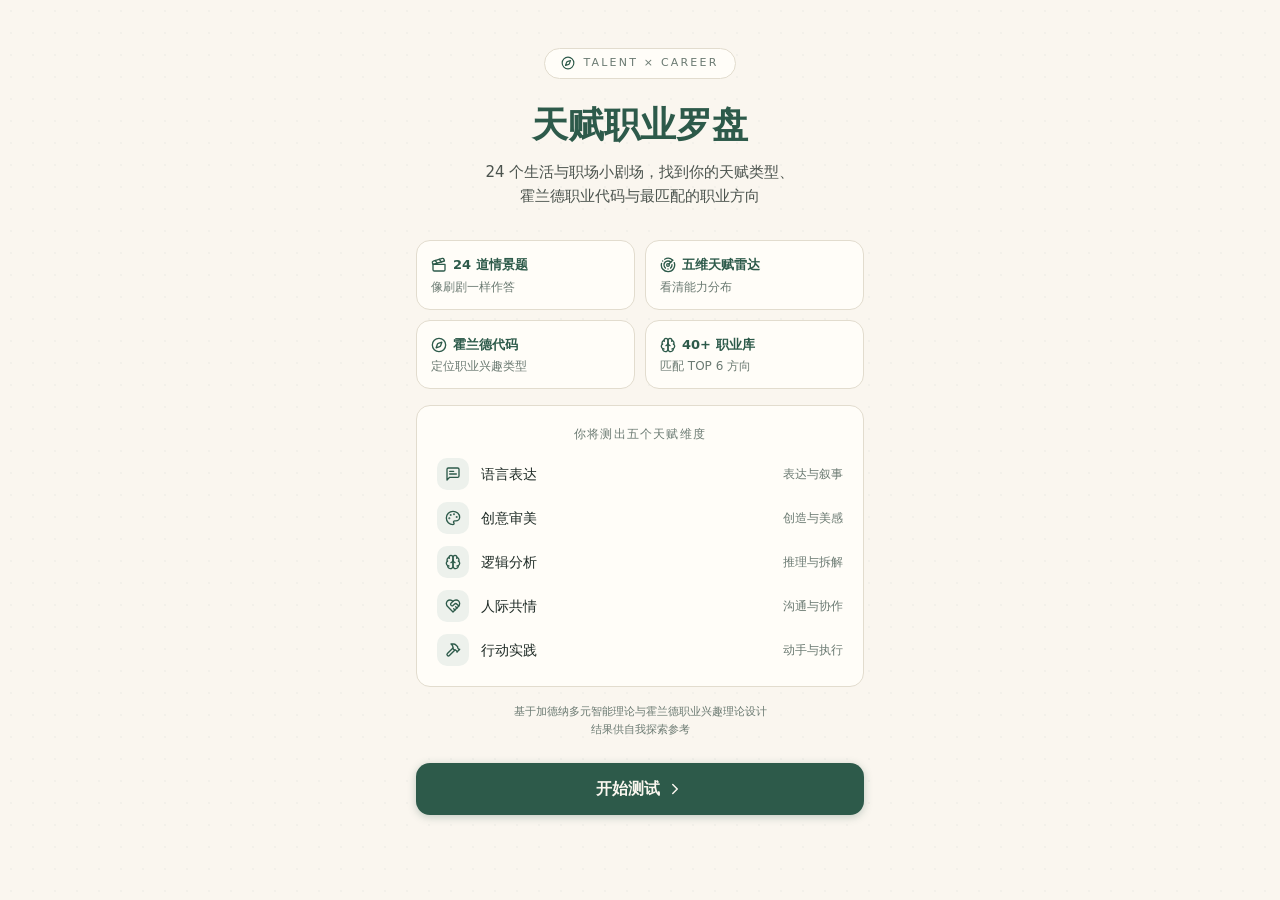
<file: index.html>
<!DOCTYPE html><!--n65CL2ZW7pybFRvR_0SEy--><html lang="zh-CN"><head><meta charSet="utf-8"/><link rel="preconnect" href="https://fonts.googleapis.cn"/><link rel="preconnect" href="https://fonts.gstatic.cn"/><meta name="viewport" content="width=device-width, initial-scale=1"/><link rel="stylesheet" href="/_next/static/chunks/9826af5d8642628c.css" data-precedence="next"/><link rel="preload" as="script" fetchPriority="low" href="/_next/static/chunks/af139bab29f220f8.js"/><script src="/_next/static/chunks/aa0a7c5c022cbeb9.js" async=""></script><script src="/_next/static/chunks/0122bb27ffb6a1be.js" async=""></script><script src="/_next/static/chunks/cc759f7c2413b7ff.js" async=""></script><script src="/_next/static/chunks/turbopack-ae75c5a896e8ff57.js" async=""></script><script src="/_next/static/chunks/a69bdc4651d34c52.js" async=""></script><script src="/_next/static/chunks/ff1a16fafef87110.js" async=""></script><script src="/_next/static/chunks/7340adf74ff47ec0.js" async=""></script><script src="/_next/static/chunks/4fbc5820598116e3.js" async=""></script><script src="/_next/static/chunks/e894a63918c7b489.js" async=""></script><meta name="theme-color" content="#2D5A4A"/><title>天赋职业罗盘 | 18 道题找到你的天赋与职业坐标</title><meta name="description" content="基于多元智能理论与霍兰德职业兴趣理论的 18 道题职业天赋测评：生成你的五维天赋雷达图、霍兰德职业代码与 TOP 6 推荐职业方向。"/><meta name="keywords" content="职业测试,天赋测试,霍兰德职业测试,性格测试,职业规划,多元智能"/><meta name="robots" content="index, follow"/><meta property="og:title" content="天赋职业罗盘 | 18 道题找到你的天赋与职业坐标"/><meta property="og:description" content="五维天赋雷达 + 霍兰德职业代码 + TOP 6 职业推荐，3 分钟完成你的职业天赋评估。"/><meta property="og:site_name" content="天赋职业罗盘"/><meta property="og:locale" content="zh_CN"/><meta property="og:type" content="website"/><meta name="twitter:card" content="summary"/><meta name="twitter:title" content="天赋职业罗盘 | 18 道题找到你的天赋与职业坐标"/><meta name="twitter:description" content="五维天赋雷达 + 霍兰德职业代码 + TOP 6 职业推荐，3 分钟完成你的职业天赋评估。"/><link rel="icon" href="/favicon.ico?favicon.0b3bf435.ico" sizes="256x256" type="image/x-icon"/><script src="/_next/static/chunks/a6dad97d9634a72d.js" noModule=""></script></head><body class="antialiased"><div hidden=""><!--$--><!--/$--></div><main class="paper-texture min-h-dvh px-5 pt-12 pb-10"><div class="mx-auto flex w-full max-w-md flex-col items-center"><div class="anim-slide-in flex items-center gap-2 rounded-full border border-border bg-card px-4 py-1.5"><svg xmlns="http://www.w3.org/2000/svg" width="24" height="24" viewBox="0 0 24 24" fill="none" stroke="currentColor" stroke-width="2" stroke-linecap="round" stroke-linejoin="round" class="lucide lucide-compass size-3.5 text-primary" aria-hidden="true"><path d="m16.24 7.76-1.804 5.411a2 2 0 0 1-1.265 1.265L7.76 16.24l1.804-5.411a2 2 0 0 1 1.265-1.265z"></path><circle cx="12" cy="12" r="10"></circle></svg><span class="text-[11px] font-medium tracking-[0.2em] text-muted-foreground">TALENT × CAREER</span></div><h1 class="anim-slide-in mt-6 text-center font-serif text-4xl font-black leading-tight text-primary">天赋职业罗盘</h1><p class="anim-slide-in mt-3 text-center text-[15px] leading-relaxed text-foreground/80">24 个生活与职场小剧场，找到你的天赋类型、<br/>霍兰德职业代码与最匹配的职业方向</p><div class="anim-slide-in mt-8 grid w-full grid-cols-2 gap-2.5" style="animation-delay:60ms"><div class="rounded-xl border border-border bg-card p-3.5"><div class="flex items-center gap-1.5 text-primary"><svg xmlns="http://www.w3.org/2000/svg" width="24" height="24" viewBox="0 0 24 24" fill="none" stroke="currentColor" stroke-width="2" stroke-linecap="round" stroke-linejoin="round" class="lucide lucide-clapperboard size-4" aria-hidden="true"><path d="M20.2 6 3 11l-.9-2.4c-.3-1.1.3-2.2 1.3-2.5l13.5-4c1.1-.3 2.2.3 2.5 1.3Z"></path><path d="m6.2 5.3 3.1 3.9"></path><path d="m12.4 3.4 3.1 4"></path><path d="M3 11h18v8a2 2 0 0 1-2 2H5a2 2 0 0 1-2-2Z"></path></svg><span class="text-[13px] font-semibold">24 道情景题</span></div><p class="mt-1 text-xs text-muted-foreground">像刷剧一样作答</p></div><div class="rounded-xl border border-border bg-card p-3.5"><div class="flex items-center gap-1.5 text-primary"><svg xmlns="http://www.w3.org/2000/svg" width="24" height="24" viewBox="0 0 24 24" fill="none" stroke="currentColor" stroke-width="2" stroke-linecap="round" stroke-linejoin="round" class="lucide lucide-radar size-4" aria-hidden="true"><path d="M19.07 4.93A10 10 0 0 0 6.99 3.34"></path><path d="M4 6h.01"></path><path d="M2.29 9.62A10 10 0 1 0 21.31 8.35"></path><path d="M16.24 7.76A6 6 0 1 0 8.23 16.67"></path><path d="M12 18h.01"></path><path d="M17.99 11.66A6 6 0 0 1 15.77 16.67"></path><circle cx="12" cy="12" r="2"></circle><path d="m13.41 10.59 5.66-5.66"></path></svg><span class="text-[13px] font-semibold">五维天赋雷达</span></div><p class="mt-1 text-xs text-muted-foreground">看清能力分布</p></div><div class="rounded-xl border border-border bg-card p-3.5"><div class="flex items-center gap-1.5 text-primary"><svg xmlns="http://www.w3.org/2000/svg" width="24" height="24" viewBox="0 0 24 24" fill="none" stroke="currentColor" stroke-width="2" stroke-linecap="round" stroke-linejoin="round" class="lucide lucide-compass size-4" aria-hidden="true"><path d="m16.24 7.76-1.804 5.411a2 2 0 0 1-1.265 1.265L7.76 16.24l1.804-5.411a2 2 0 0 1 1.265-1.265z"></path><circle cx="12" cy="12" r="10"></circle></svg><span class="text-[13px] font-semibold">霍兰德代码</span></div><p class="mt-1 text-xs text-muted-foreground">定位职业兴趣类型</p></div><div class="rounded-xl border border-border bg-card p-3.5"><div class="flex items-center gap-1.5 text-primary"><svg xmlns="http://www.w3.org/2000/svg" width="24" height="24" viewBox="0 0 24 24" fill="none" stroke="currentColor" stroke-width="2" stroke-linecap="round" stroke-linejoin="round" class="lucide lucide-brain size-4" aria-hidden="true"><path d="M12 5a3 3 0 1 0-5.997.125 4 4 0 0 0-2.526 5.77 4 4 0 0 0 .556 6.588A4 4 0 1 0 12 18Z"></path><path d="M12 5a3 3 0 1 1 5.997.125 4 4 0 0 1 2.526 5.77 4 4 0 0 1-.556 6.588A4 4 0 1 1 12 18Z"></path><path d="M15 13a4.5 4.5 0 0 1-3-4 4.5 4.5 0 0 1-3 4"></path><path d="M17.599 6.5a3 3 0 0 0 .399-1.375"></path><path d="M6.003 5.125A3 3 0 0 0 6.401 6.5"></path><path d="M3.477 10.896a4 4 0 0 1 .585-.396"></path><path d="M19.938 10.5a4 4 0 0 1 .585.396"></path><path d="M6 18a4 4 0 0 1-1.967-.516"></path><path d="M19.967 17.484A4 4 0 0 1 18 18"></path></svg><span class="text-[13px] font-semibold">40+ 职业库</span></div><p class="mt-1 text-xs text-muted-foreground">匹配 TOP 6 方向</p></div></div><div class="anim-slide-in mt-4 w-full rounded-xl border border-border bg-card p-5" style="animation-delay:120ms"><p class="text-center text-xs font-medium tracking-widest text-muted-foreground">你将测出五个天赋维度</p><ul class="mt-4 flex flex-col gap-3"><li class="flex items-center gap-3"><span class="flex size-8 shrink-0 items-center justify-center rounded-lg bg-secondary"><svg xmlns="http://www.w3.org/2000/svg" width="24" height="24" viewBox="0 0 24 24" fill="none" stroke="currentColor" stroke-width="2" stroke-linecap="round" stroke-linejoin="round" class="lucide lucide-message-square-text size-4 text-primary" aria-hidden="true"><path d="M21 15a2 2 0 0 1-2 2H7l-4 4V5a2 2 0 0 1 2-2h14a2 2 0 0 1 2 2z"></path><path d="M13 8H7"></path><path d="M17 12H7"></path></svg></span><span class="text-sm font-medium">语言表达</span><span class="ml-auto text-xs text-muted-foreground">表达与叙事</span></li><li class="flex items-center gap-3"><span class="flex size-8 shrink-0 items-center justify-center rounded-lg bg-secondary"><svg xmlns="http://www.w3.org/2000/svg" width="24" height="24" viewBox="0 0 24 24" fill="none" stroke="currentColor" stroke-width="2" stroke-linecap="round" stroke-linejoin="round" class="lucide lucide-palette size-4 text-primary" aria-hidden="true"><circle cx="13.5" cy="6.5" r=".5" fill="currentColor"></circle><circle cx="17.5" cy="10.5" r=".5" fill="currentColor"></circle><circle cx="8.5" cy="7.5" r=".5" fill="currentColor"></circle><circle cx="6.5" cy="12.5" r=".5" fill="currentColor"></circle><path d="M12 2C6.5 2 2 6.5 2 12s4.5 10 10 10c.926 0 1.648-.746 1.648-1.688 0-.437-.18-.835-.437-1.125-.29-.289-.438-.652-.438-1.125a1.64 1.64 0 0 1 1.668-1.668h1.996c3.051 0 5.555-2.503 5.555-5.554C21.965 6.012 17.461 2 12 2z"></path></svg></span><span class="text-sm font-medium">创意审美</span><span class="ml-auto text-xs text-muted-foreground">创造与美感</span></li><li class="flex items-center gap-3"><span class="flex size-8 shrink-0 items-center justify-center rounded-lg bg-secondary"><svg xmlns="http://www.w3.org/2000/svg" width="24" height="24" viewBox="0 0 24 24" fill="none" stroke="currentColor" stroke-width="2" stroke-linecap="round" stroke-linejoin="round" class="lucide lucide-brain size-4 text-primary" aria-hidden="true"><path d="M12 5a3 3 0 1 0-5.997.125 4 4 0 0 0-2.526 5.77 4 4 0 0 0 .556 6.588A4 4 0 1 0 12 18Z"></path><path d="M12 5a3 3 0 1 1 5.997.125 4 4 0 0 1 2.526 5.77 4 4 0 0 1-.556 6.588A4 4 0 1 1 12 18Z"></path><path d="M15 13a4.5 4.5 0 0 1-3-4 4.5 4.5 0 0 1-3 4"></path><path d="M17.599 6.5a3 3 0 0 0 .399-1.375"></path><path d="M6.003 5.125A3 3 0 0 0 6.401 6.5"></path><path d="M3.477 10.896a4 4 0 0 1 .585-.396"></path><path d="M19.938 10.5a4 4 0 0 1 .585.396"></path><path d="M6 18a4 4 0 0 1-1.967-.516"></path><path d="M19.967 17.484A4 4 0 0 1 18 18"></path></svg></span><span class="text-sm font-medium">逻辑分析</span><span class="ml-auto text-xs text-muted-foreground">推理与拆解</span></li><li class="flex items-center gap-3"><span class="flex size-8 shrink-0 items-center justify-center rounded-lg bg-secondary"><svg xmlns="http://www.w3.org/2000/svg" width="24" height="24" viewBox="0 0 24 24" fill="none" stroke="currentColor" stroke-width="2" stroke-linecap="round" stroke-linejoin="round" class="lucide lucide-heart-handshake size-4 text-primary" aria-hidden="true"><path d="M19 14c1.49-1.46 3-3.21 3-5.5A5.5 5.5 0 0 0 16.5 3c-1.76 0-3 .5-4.5 2-1.5-1.5-2.74-2-4.5-2A5.5 5.5 0 0 0 2 8.5c0 2.3 1.5 4.05 3 5.5l7 7Z"></path><path d="M12 5 9.04 7.96a2.17 2.17 0 0 0 0 3.08c.82.82 2.13.85 3 .07l2.07-1.9a2.82 2.82 0 0 1 3.79 0l2.96 2.66"></path><path d="m18 15-2-2"></path><path d="m15 18-2-2"></path></svg></span><span class="text-sm font-medium">人际共情</span><span class="ml-auto text-xs text-muted-foreground">沟通与协作</span></li><li class="flex items-center gap-3"><span class="flex size-8 shrink-0 items-center justify-center rounded-lg bg-secondary"><svg xmlns="http://www.w3.org/2000/svg" width="24" height="24" viewBox="0 0 24 24" fill="none" stroke="currentColor" stroke-width="2" stroke-linecap="round" stroke-linejoin="round" class="lucide lucide-hammer size-4 text-primary" aria-hidden="true"><path d="m15 12-8.373 8.373a1 1 0 1 1-3-3L12 9"></path><path d="m18 15 4-4"></path><path d="m21.5 11.5-1.914-1.914A2 2 0 0 1 19 8.172V7l-2.26-2.26a6 6 0 0 0-4.202-1.756L9 2.96l.92.82A6.18 6.18 0 0 1 12 8.4V10l2 2h1.172a2 2 0 0 1 1.414.586L18.5 14.5"></path></svg></span><span class="text-sm font-medium">行动实践</span><span class="ml-auto text-xs text-muted-foreground">动手与执行</span></li></ul></div><p class="anim-slide-in mt-4 text-center text-[11px] leading-relaxed text-muted-foreground" style="animation-delay:180ms">基于加德纳多元智能理论与霍兰德职业兴趣理论设计<br/>结果供自我探索参考</p><button type="button" class="anim-slide-in mt-6 flex h-13 w-full items-center justify-center gap-1.5 rounded-xl bg-primary text-base font-semibold text-primary-foreground shadow-[0_2px_8px_rgba(45,90,74,0.28)] transition-transform duration-200 active:scale-[0.98]" style="animation-delay:220ms">开始测试<svg xmlns="http://www.w3.org/2000/svg" width="24" height="24" viewBox="0 0 24 24" fill="none" stroke="currentColor" stroke-width="2" stroke-linecap="round" stroke-linejoin="round" class="lucide lucide-chevron-right size-4.5" aria-hidden="true"><path d="m9 18 6-6-6-6"></path></svg></button></div></main><!--$--><!--/$--><script src="/_next/static/chunks/af139bab29f220f8.js" id="_R_" async=""></script><script>(self.__next_f=self.__next_f||[]).push([0])</script><script>self.__next_f.push([1,"1:\"$Sreact.fragment\"\n2:I[90437,[\"/_next/static/chunks/a69bdc4651d34c52.js\"],\"FontPreload\"]\n3:I[39756,[\"/_next/static/chunks/ff1a16fafef87110.js\",\"/_next/static/chunks/7340adf74ff47ec0.js\"],\"default\"]\n4:I[37457,[\"/_next/static/chunks/ff1a16fafef87110.js\",\"/_next/static/chunks/7340adf74ff47ec0.js\"],\"default\"]\n5:I[47257,[\"/_next/static/chunks/ff1a16fafef87110.js\",\"/_next/static/chunks/7340adf74ff47ec0.js\"],\"ClientPageRoot\"]\n6:I[52683,[\"/_next/static/chunks/a69bdc4651d34c52.js\",\"/_next/static/chunks/4fbc5820598116e3.js\",\"/_next/static/chunks/e894a63918c7b489.js\"],\"default\"]\n9:I[97367,[\"/_next/static/chunks/ff1a16fafef87110.js\",\"/_next/static/chunks/7340adf74ff47ec0.js\"],\"OutletBoundary\"]\na:\"$Sreact.suspense\"\nc:I[97367,[\"/_next/static/chunks/ff1a16fafef87110.js\",\"/_next/static/chunks/7340adf74ff47ec0.js\"],\"ViewportBoundary\"]\ne:I[97367,[\"/_next/static/chunks/ff1a16fafef87110.js\",\"/_next/static/chunks/7340adf74ff47ec0.js\"],\"MetadataBoundary\"]\n10:I[68027,[],\"default\"]\n:HL[\"/_next/static/chunks/9826af5d8642628c.css\",\"style\"]\n"])</script><script>self.__next_f.push([1,"0:{\"P\":null,\"b\":\"n65CL2ZW7pybFRvR-0SEy\",\"c\":[\"\",\"\"],\"q\":\"\",\"i\":false,\"f\":[[[\"\",{\"children\":[\"__PAGE__\",{}]},\"$undefined\",\"$undefined\",true],[[\"$\",\"$1\",\"c\",{\"children\":[[[\"$\",\"link\",\"0\",{\"rel\":\"stylesheet\",\"href\":\"/_next/static/chunks/9826af5d8642628c.css\",\"precedence\":\"next\",\"crossOrigin\":\"$undefined\",\"nonce\":\"$undefined\"}],[\"$\",\"script\",\"script-0\",{\"src\":\"/_next/static/chunks/a69bdc4651d34c52.js\",\"async\":true,\"nonce\":\"$undefined\"}]],[\"$\",\"html\",null,{\"lang\":\"zh-CN\",\"children\":[\"$\",\"body\",null,{\"className\":\"antialiased\",\"children\":[[\"$\",\"$L2\",null,{}],[\"$\",\"$L3\",null,{\"parallelRouterKey\":\"children\",\"error\":\"$undefined\",\"errorStyles\":\"$undefined\",\"errorScripts\":\"$undefined\",\"template\":[\"$\",\"$L4\",null,{}],\"templateStyles\":\"$undefined\",\"templateScripts\":\"$undefined\",\"notFound\":[[[\"$\",\"title\",null,{\"children\":\"404: This page could not be found.\"}],[\"$\",\"div\",null,{\"style\":{\"fontFamily\":\"system-ui,\\\"Segoe UI\\\",Roboto,Helvetica,Arial,sans-serif,\\\"Apple Color Emoji\\\",\\\"Segoe UI Emoji\\\"\",\"height\":\"100vh\",\"textAlign\":\"center\",\"display\":\"flex\",\"flexDirection\":\"column\",\"alignItems\":\"center\",\"justifyContent\":\"center\"},\"children\":[\"$\",\"div\",null,{\"children\":[[\"$\",\"style\",null,{\"dangerouslySetInnerHTML\":{\"__html\":\"body{color:#000;background:#fff;margin:0}.next-error-h1{border-right:1px solid rgba(0,0,0,.3)}@media (prefers-color-scheme:dark){body{color:#fff;background:#000}.next-error-h1{border-right:1px solid rgba(255,255,255,.3)}}\"}}],[\"$\",\"h1\",null,{\"className\":\"next-error-h1\",\"style\":{\"display\":\"inline-block\",\"margin\":\"0 20px 0 0\",\"padding\":\"0 23px 0 0\",\"fontSize\":24,\"fontWeight\":500,\"verticalAlign\":\"top\",\"lineHeight\":\"49px\"},\"children\":404}],[\"$\",\"div\",null,{\"style\":{\"display\":\"inline-block\"},\"children\":[\"$\",\"h2\",null,{\"style\":{\"fontSize\":14,\"fontWeight\":400,\"lineHeight\":\"49px\",\"margin\":0},\"children\":\"This page could not be found.\"}]}]]}]}]],[]],\"forbidden\":\"$undefined\",\"unauthorized\":\"$undefined\"}]]}]}]]}],{\"children\":[[\"$\",\"$1\",\"c\",{\"children\":[[\"$\",\"$L5\",null,{\"Component\":\"$6\",\"serverProvidedParams\":{\"searchParams\":{},\"params\":{},\"promises\":[\"$@7\",\"$@8\"]}}],[[\"$\",\"script\",\"script-0\",{\"src\":\"/_next/static/chunks/4fbc5820598116e3.js\",\"async\":true,\"nonce\":\"$undefined\"}],[\"$\",\"script\",\"script-1\",{\"src\":\"/_next/static/chunks/e894a63918c7b489.js\",\"async\":true,\"nonce\":\"$undefined\"}]],[\"$\",\"$L9\",null,{\"children\":[\"$\",\"$a\",null,{\"name\":\"Next.MetadataOutlet\",\"children\":\"$@b\"}]}]]}],{},null,false,false]},null,false,false],[\"$\",\"$1\",\"h\",{\"children\":[null,[\"$\",\"$Lc\",null,{\"children\":\"$Ld\"}],[\"$\",\"div\",null,{\"hidden\":true,\"children\":[\"$\",\"$Le\",null,{\"children\":[\"$\",\"$a\",null,{\"name\":\"Next.Metadata\",\"children\":\"$Lf\"}]}]}],null]}],false]],\"m\":\"$undefined\",\"G\":[\"$10\",[]],\"S\":true}\n"])</script><script>self.__next_f.push([1,"7:{}\n8:\"$0:f:0:1:1:children:0:props:children:0:props:serverProvidedParams:params\"\n"])</script><script>self.__next_f.push([1,"d:[[\"$\",\"meta\",\"0\",{\"charSet\":\"utf-8\"}],[\"$\",\"meta\",\"1\",{\"name\":\"viewport\",\"content\":\"width=device-width, initial-scale=1\"}],[\"$\",\"meta\",\"2\",{\"name\":\"theme-color\",\"content\":\"#2D5A4A\"}]]\n"])</script><script>self.__next_f.push([1,"11:I[27201,[\"/_next/static/chunks/ff1a16fafef87110.js\",\"/_next/static/chunks/7340adf74ff47ec0.js\"],\"IconMark\"]\nb:null\nf:[[\"$\",\"title\",\"0\",{\"children\":\"天赋职业罗盘 | 18 道题找到你的天赋与职业坐标\"}],[\"$\",\"meta\",\"1\",{\"name\":\"description\",\"content\":\"基于多元智能理论与霍兰德职业兴趣理论的 18 道题职业天赋测评：生成你的五维天赋雷达图、霍兰德职业代码与 TOP 6 推荐职业方向。\"}],[\"$\",\"meta\",\"2\",{\"name\":\"keywords\",\"content\":\"职业测试,天赋测试,霍兰德职业测试,性格测试,职业规划,多元智能\"}],[\"$\",\"meta\",\"3\",{\"name\":\"robots\",\"content\":\"index, follow\"}],[\"$\",\"meta\",\"4\",{\"property\":\"og:title\",\"content\":\"天赋职业罗盘 | 18 道题找到你的天赋与职业坐标\"}],[\"$\",\"meta\",\"5\",{\"property\":\"og:description\",\"content\":\"五维天赋雷达 + 霍兰德职业代码 + TOP 6 职业推荐，3 分钟完成你的职业天赋评估。\"}],[\"$\",\"meta\",\"6\",{\"property\":\"og:site_name\",\"content\":\"天赋职业罗盘\"}],[\"$\",\"meta\",\"7\",{\"property\":\"og:locale\",\"content\":\"zh_CN\"}],[\"$\",\"meta\",\"8\",{\"property\":\"og:type\",\"content\":\"website\"}],[\"$\",\"meta\",\"9\",{\"name\":\"twitter:card\",\"content\":\"summary\"}],[\"$\",\"meta\",\"10\",{\"name\":\"twitter:title\",\"content\":\"天赋职业罗盘 | 18 道题找到你的天赋与职业坐标\"}],[\"$\",\"meta\",\"11\",{\"name\":\"twitter:description\",\"content\":\"五维天赋雷达 + 霍兰德职业代码 + TOP 6 职业推荐，3 分钟完成你的职业天赋评估。\"}],[\"$\",\"link\",\"12\",{\"rel\":\"icon\",\"href\":\"/favicon.ico?favicon.0b3bf435.ico\",\"sizes\":\"256x256\",\"type\":\"image/x-icon\"}],[\"$\",\"$L11\",\"13\",{}]]\n"])</script></body></html>
</file>
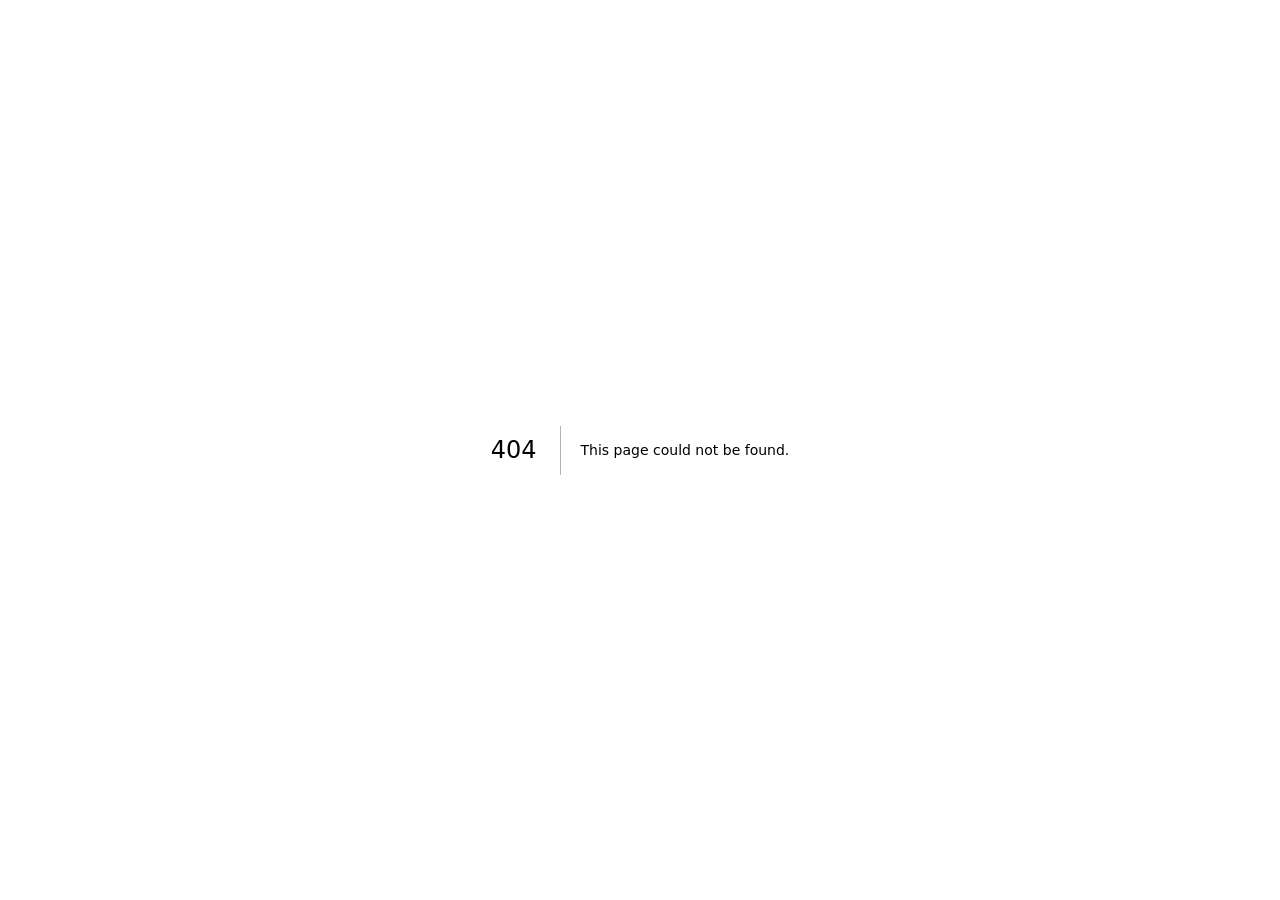
<file: 404/index.html>
<!DOCTYPE html><!--n65CL2ZW7pybFRvR_0SEy--><html lang="zh-CN"><head><meta charSet="utf-8"/><link rel="preconnect" href="https://fonts.googleapis.cn"/><link rel="preconnect" href="https://fonts.gstatic.cn"/><meta name="viewport" content="width=device-width, initial-scale=1"/><link rel="stylesheet" href="/_next/static/chunks/9826af5d8642628c.css" data-precedence="next"/><link rel="preload" as="script" fetchPriority="low" href="/_next/static/chunks/af139bab29f220f8.js"/><script src="/_next/static/chunks/aa0a7c5c022cbeb9.js" async=""></script><script src="/_next/static/chunks/0122bb27ffb6a1be.js" async=""></script><script src="/_next/static/chunks/cc759f7c2413b7ff.js" async=""></script><script src="/_next/static/chunks/turbopack-ae75c5a896e8ff57.js" async=""></script><script src="/_next/static/chunks/a69bdc4651d34c52.js" async=""></script><script src="/_next/static/chunks/ff1a16fafef87110.js" async=""></script><script src="/_next/static/chunks/7340adf74ff47ec0.js" async=""></script><meta name="robots" content="noindex"/><title>404: This page could not be found.</title><meta name="theme-color" content="#2D5A4A"/><title>天赋职业罗盘 | 18 道题找到你的天赋与职业坐标</title><meta name="description" content="基于多元智能理论与霍兰德职业兴趣理论的 18 道题职业天赋测评：生成你的五维天赋雷达图、霍兰德职业代码与 TOP 6 推荐职业方向。"/><meta name="keywords" content="职业测试,天赋测试,霍兰德职业测试,性格测试,职业规划,多元智能"/><meta name="robots" content="index, follow"/><meta property="og:title" content="天赋职业罗盘 | 18 道题找到你的天赋与职业坐标"/><meta property="og:description" content="五维天赋雷达 + 霍兰德职业代码 + TOP 6 职业推荐，3 分钟完成你的职业天赋评估。"/><meta property="og:site_name" content="天赋职业罗盘"/><meta property="og:locale" content="zh_CN"/><meta property="og:type" content="website"/><meta name="twitter:card" content="summary"/><meta name="twitter:title" content="天赋职业罗盘 | 18 道题找到你的天赋与职业坐标"/><meta name="twitter:description" content="五维天赋雷达 + 霍兰德职业代码 + TOP 6 职业推荐，3 分钟完成你的职业天赋评估。"/><link rel="icon" href="/favicon.ico?favicon.0b3bf435.ico" sizes="256x256" type="image/x-icon"/><script src="/_next/static/chunks/a6dad97d9634a72d.js" noModule=""></script></head><body class="antialiased"><div hidden=""><!--$--><!--/$--></div><div style="font-family:system-ui,&quot;Segoe UI&quot;,Roboto,Helvetica,Arial,sans-serif,&quot;Apple Color Emoji&quot;,&quot;Segoe UI Emoji&quot;;height:100vh;text-align:center;display:flex;flex-direction:column;align-items:center;justify-content:center"><div><style>body{color:#000;background:#fff;margin:0}.next-error-h1{border-right:1px solid rgba(0,0,0,.3)}@media (prefers-color-scheme:dark){body{color:#fff;background:#000}.next-error-h1{border-right:1px solid rgba(255,255,255,.3)}}</style><h1 class="next-error-h1" style="display:inline-block;margin:0 20px 0 0;padding:0 23px 0 0;font-size:24px;font-weight:500;vertical-align:top;line-height:49px">404</h1><div style="display:inline-block"><h2 style="font-size:14px;font-weight:400;line-height:49px;margin:0">This page could not be found.</h2></div></div></div><!--$--><!--/$--><script src="/_next/static/chunks/af139bab29f220f8.js" id="_R_" async=""></script><script>(self.__next_f=self.__next_f||[]).push([0])</script><script>self.__next_f.push([1,"1:\"$Sreact.fragment\"\n2:I[90437,[\"/_next/static/chunks/a69bdc4651d34c52.js\"],\"FontPreload\"]\n3:I[39756,[\"/_next/static/chunks/ff1a16fafef87110.js\",\"/_next/static/chunks/7340adf74ff47ec0.js\"],\"default\"]\n4:I[37457,[\"/_next/static/chunks/ff1a16fafef87110.js\",\"/_next/static/chunks/7340adf74ff47ec0.js\"],\"default\"]\n5:I[97367,[\"/_next/static/chunks/ff1a16fafef87110.js\",\"/_next/static/chunks/7340adf74ff47ec0.js\"],\"OutletBoundary\"]\n6:\"$Sreact.suspense\"\n8:I[97367,[\"/_next/static/chunks/ff1a16fafef87110.js\",\"/_next/static/chunks/7340adf74ff47ec0.js\"],\"ViewportBoundary\"]\na:I[97367,[\"/_next/static/chunks/ff1a16fafef87110.js\",\"/_next/static/chunks/7340adf74ff47ec0.js\"],\"MetadataBoundary\"]\nc:I[68027,[\"/_next/static/chunks/ff1a16fafef87110.js\",\"/_next/static/chunks/7340adf74ff47ec0.js\"],\"default\"]\n:HL[\"/_next/static/chunks/9826af5d8642628c.css\",\"style\"]\n"])</script><script>self.__next_f.push([1,"0:{\"P\":null,\"b\":\"n65CL2ZW7pybFRvR-0SEy\",\"c\":[\"\",\"_not-found\",\"\"],\"q\":\"\",\"i\":false,\"f\":[[[\"\",{\"children\":[\"/_not-found\",{\"children\":[\"__PAGE__\",{}]}]},\"$undefined\",\"$undefined\",true],[[\"$\",\"$1\",\"c\",{\"children\":[[[\"$\",\"link\",\"0\",{\"rel\":\"stylesheet\",\"href\":\"/_next/static/chunks/9826af5d8642628c.css\",\"precedence\":\"next\",\"crossOrigin\":\"$undefined\",\"nonce\":\"$undefined\"}],[\"$\",\"script\",\"script-0\",{\"src\":\"/_next/static/chunks/a69bdc4651d34c52.js\",\"async\":true,\"nonce\":\"$undefined\"}]],[\"$\",\"html\",null,{\"lang\":\"zh-CN\",\"children\":[\"$\",\"body\",null,{\"className\":\"antialiased\",\"children\":[[\"$\",\"$L2\",null,{}],[\"$\",\"$L3\",null,{\"parallelRouterKey\":\"children\",\"error\":\"$undefined\",\"errorStyles\":\"$undefined\",\"errorScripts\":\"$undefined\",\"template\":[\"$\",\"$L4\",null,{}],\"templateStyles\":\"$undefined\",\"templateScripts\":\"$undefined\",\"notFound\":[[[\"$\",\"title\",null,{\"children\":\"404: This page could not be found.\"}],[\"$\",\"div\",null,{\"style\":{\"fontFamily\":\"system-ui,\\\"Segoe UI\\\",Roboto,Helvetica,Arial,sans-serif,\\\"Apple Color Emoji\\\",\\\"Segoe UI Emoji\\\"\",\"height\":\"100vh\",\"textAlign\":\"center\",\"display\":\"flex\",\"flexDirection\":\"column\",\"alignItems\":\"center\",\"justifyContent\":\"center\"},\"children\":[\"$\",\"div\",null,{\"children\":[[\"$\",\"style\",null,{\"dangerouslySetInnerHTML\":{\"__html\":\"body{color:#000;background:#fff;margin:0}.next-error-h1{border-right:1px solid rgba(0,0,0,.3)}@media (prefers-color-scheme:dark){body{color:#fff;background:#000}.next-error-h1{border-right:1px solid rgba(255,255,255,.3)}}\"}}],[\"$\",\"h1\",null,{\"className\":\"next-error-h1\",\"style\":{\"display\":\"inline-block\",\"margin\":\"0 20px 0 0\",\"padding\":\"0 23px 0 0\",\"fontSize\":24,\"fontWeight\":500,\"verticalAlign\":\"top\",\"lineHeight\":\"49px\"},\"children\":404}],[\"$\",\"div\",null,{\"style\":{\"display\":\"inline-block\"},\"children\":[\"$\",\"h2\",null,{\"style\":{\"fontSize\":14,\"fontWeight\":400,\"lineHeight\":\"49px\",\"margin\":0},\"children\":\"This page could not be found.\"}]}]]}]}]],[]],\"forbidden\":\"$undefined\",\"unauthorized\":\"$undefined\"}]]}]}]]}],{\"children\":[[\"$\",\"$1\",\"c\",{\"children\":[null,[\"$\",\"$L3\",null,{\"parallelRouterKey\":\"children\",\"error\":\"$undefined\",\"errorStyles\":\"$undefined\",\"errorScripts\":\"$undefined\",\"template\":[\"$\",\"$L4\",null,{}],\"templateStyles\":\"$undefined\",\"templateScripts\":\"$undefined\",\"notFound\":\"$undefined\",\"forbidden\":\"$undefined\",\"unauthorized\":\"$undefined\"}]]}],{\"children\":[[\"$\",\"$1\",\"c\",{\"children\":[[[\"$\",\"title\",null,{\"children\":\"404: This page could not be found.\"}],[\"$\",\"div\",null,{\"style\":\"$0:f:0:1:0:props:children:1:props:children:props:children:1:props:notFound:0:1:props:style\",\"children\":[\"$\",\"div\",null,{\"children\":[[\"$\",\"style\",null,{\"dangerouslySetInnerHTML\":{\"__html\":\"body{color:#000;background:#fff;margin:0}.next-error-h1{border-right:1px solid rgba(0,0,0,.3)}@media (prefers-color-scheme:dark){body{color:#fff;background:#000}.next-error-h1{border-right:1px solid rgba(255,255,255,.3)}}\"}}],[\"$\",\"h1\",null,{\"className\":\"next-error-h1\",\"style\":\"$0:f:0:1:0:props:children:1:props:children:props:children:1:props:notFound:0:1:props:children:props:children:1:props:style\",\"children\":404}],[\"$\",\"div\",null,{\"style\":\"$0:f:0:1:0:props:children:1:props:children:props:children:1:props:notFound:0:1:props:children:props:children:2:props:style\",\"children\":[\"$\",\"h2\",null,{\"style\":\"$0:f:0:1:0:props:children:1:props:children:props:children:1:props:notFound:0:1:props:children:props:children:2:props:children:props:style\",\"children\":\"This page could not be found.\"}]}]]}]}]],null,[\"$\",\"$L5\",null,{\"children\":[\"$\",\"$6\",null,{\"name\":\"Next.MetadataOutlet\",\"children\":\"$@7\"}]}]]}],{},null,false,false]},null,false,false]},null,false,false],[\"$\",\"$1\",\"h\",{\"children\":[[\"$\",\"meta\",null,{\"name\":\"robots\",\"content\":\"noindex\"}],[\"$\",\"$L8\",null,{\"children\":\"$L9\"}],[\"$\",\"div\",null,{\"hidden\":true,\"children\":[\"$\",\"$La\",null,{\"children\":[\"$\",\"$6\",null,{\"name\":\"Next.Metadata\",\"children\":\"$Lb\"}]}]}],null]}],false]],\"m\":\"$undefined\",\"G\":[\"$c\",\"$undefined\"],\"S\":true}\n"])</script><script>self.__next_f.push([1,"9:[[\"$\",\"meta\",\"0\",{\"charSet\":\"utf-8\"}],[\"$\",\"meta\",\"1\",{\"name\":\"viewport\",\"content\":\"width=device-width, initial-scale=1\"}],[\"$\",\"meta\",\"2\",{\"name\":\"theme-color\",\"content\":\"#2D5A4A\"}]]\n"])</script><script>self.__next_f.push([1,"d:I[27201,[\"/_next/static/chunks/ff1a16fafef87110.js\",\"/_next/static/chunks/7340adf74ff47ec0.js\"],\"IconMark\"]\n7:null\nb:[[\"$\",\"title\",\"0\",{\"children\":\"天赋职业罗盘 | 18 道题找到你的天赋与职业坐标\"}],[\"$\",\"meta\",\"1\",{\"name\":\"description\",\"content\":\"基于多元智能理论与霍兰德职业兴趣理论的 18 道题职业天赋测评：生成你的五维天赋雷达图、霍兰德职业代码与 TOP 6 推荐职业方向。\"}],[\"$\",\"meta\",\"2\",{\"name\":\"keywords\",\"content\":\"职业测试,天赋测试,霍兰德职业测试,性格测试,职业规划,多元智能\"}],[\"$\",\"meta\",\"3\",{\"name\":\"robots\",\"content\":\"index, follow\"}],[\"$\",\"meta\",\"4\",{\"property\":\"og:title\",\"content\":\"天赋职业罗盘 | 18 道题找到你的天赋与职业坐标\"}],[\"$\",\"meta\",\"5\",{\"property\":\"og:description\",\"content\":\"五维天赋雷达 + 霍兰德职业代码 + TOP 6 职业推荐，3 分钟完成你的职业天赋评估。\"}],[\"$\",\"meta\",\"6\",{\"property\":\"og:site_name\",\"content\":\"天赋职业罗盘\"}],[\"$\",\"meta\",\"7\",{\"property\":\"og:locale\",\"content\":\"zh_CN\"}],[\"$\",\"meta\",\"8\",{\"property\":\"og:type\",\"content\":\"website\"}],[\"$\",\"meta\",\"9\",{\"name\":\"twitter:card\",\"content\":\"summary\"}],[\"$\",\"meta\",\"10\",{\"name\":\"twitter:title\",\"content\":\"天赋职业罗盘 | 18 道题找到你的天赋与职业坐标\"}],[\"$\",\"meta\",\"11\",{\"name\":\"twitter:description\",\"content\":\"五维天赋雷达 + 霍兰德职业代码 + TOP 6 职业推荐，3 分钟完成你的职业天赋评估。\"}],[\"$\",\"link\",\"12\",{\"rel\":\"icon\",\"href\":\"/favicon.ico?favicon.0b3bf435.ico\",\"sizes\":\"256x256\",\"type\":\"image/x-icon\"}],[\"$\",\"$Ld\",\"13\",{}]]\n"])</script></body></html>
</file>
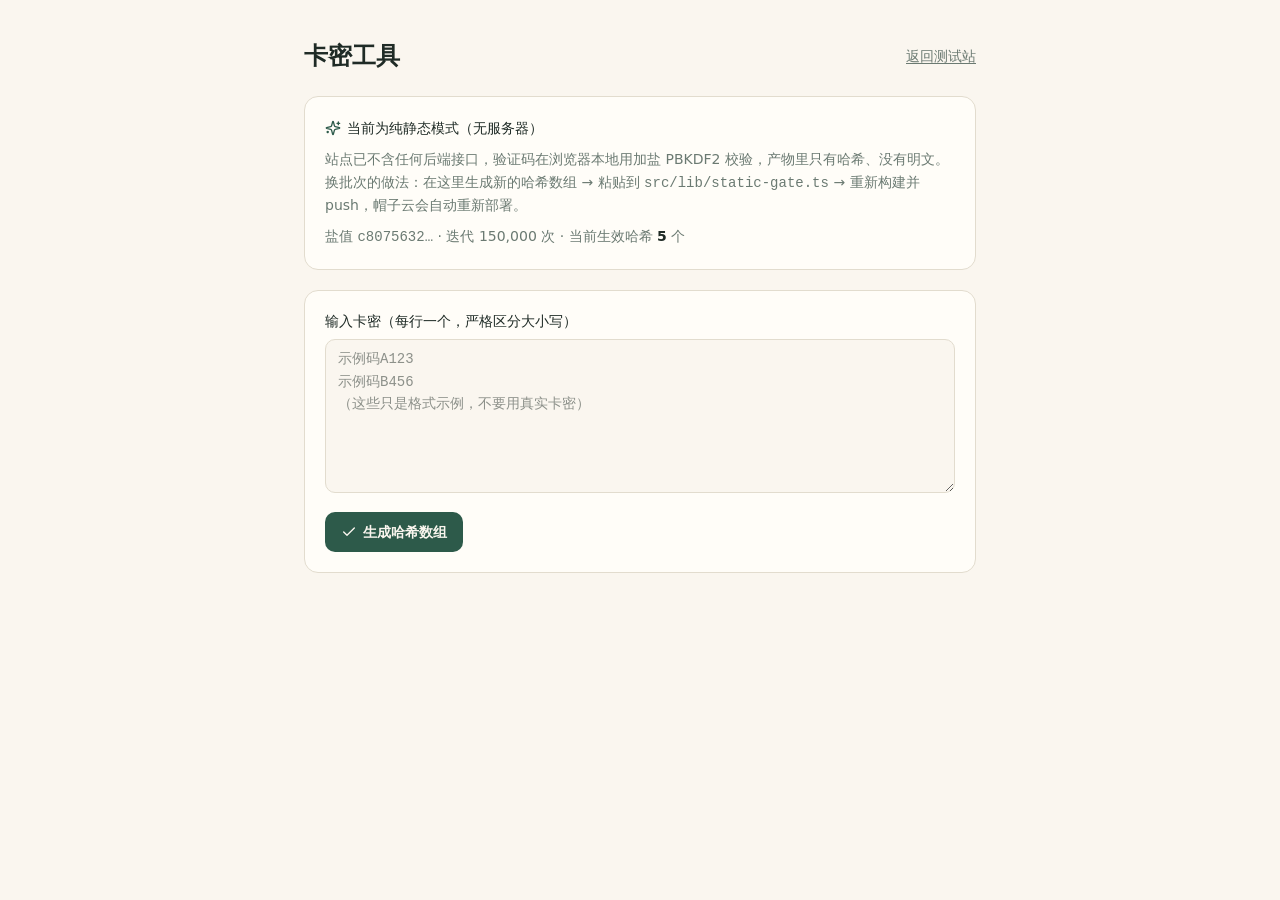
<file: admin/index.html>
<!DOCTYPE html><!--n65CL2ZW7pybFRvR_0SEy--><html lang="zh-CN"><head><meta charSet="utf-8"/><link rel="preconnect" href="https://fonts.googleapis.cn"/><link rel="preconnect" href="https://fonts.gstatic.cn"/><meta name="viewport" content="width=device-width, initial-scale=1"/><link rel="stylesheet" href="/_next/static/chunks/9826af5d8642628c.css" data-precedence="next"/><link rel="preload" as="script" fetchPriority="low" href="/_next/static/chunks/af139bab29f220f8.js"/><script src="/_next/static/chunks/aa0a7c5c022cbeb9.js" async=""></script><script src="/_next/static/chunks/0122bb27ffb6a1be.js" async=""></script><script src="/_next/static/chunks/cc759f7c2413b7ff.js" async=""></script><script src="/_next/static/chunks/turbopack-ae75c5a896e8ff57.js" async=""></script><script src="/_next/static/chunks/a69bdc4651d34c52.js" async=""></script><script src="/_next/static/chunks/ff1a16fafef87110.js" async=""></script><script src="/_next/static/chunks/7340adf74ff47ec0.js" async=""></script><script src="/_next/static/chunks/806db47c3e09a52a.js" async=""></script><meta name="theme-color" content="#2D5A4A"/><title>天赋职业罗盘 | 18 道题找到你的天赋与职业坐标</title><meta name="description" content="基于多元智能理论与霍兰德职业兴趣理论的 18 道题职业天赋测评：生成你的五维天赋雷达图、霍兰德职业代码与 TOP 6 推荐职业方向。"/><meta name="keywords" content="职业测试,天赋测试,霍兰德职业测试,性格测试,职业规划,多元智能"/><meta name="robots" content="index, follow"/><meta property="og:title" content="天赋职业罗盘 | 18 道题找到你的天赋与职业坐标"/><meta property="og:description" content="五维天赋雷达 + 霍兰德职业代码 + TOP 6 职业推荐，3 分钟完成你的职业天赋评估。"/><meta property="og:site_name" content="天赋职业罗盘"/><meta property="og:locale" content="zh_CN"/><meta property="og:type" content="website"/><meta name="twitter:card" content="summary"/><meta name="twitter:title" content="天赋职业罗盘 | 18 道题找到你的天赋与职业坐标"/><meta name="twitter:description" content="五维天赋雷达 + 霍兰德职业代码 + TOP 6 职业推荐，3 分钟完成你的职业天赋评估。"/><link rel="icon" href="/favicon.ico?favicon.0b3bf435.ico" sizes="256x256" type="image/x-icon"/><script src="/_next/static/chunks/a6dad97d9634a72d.js" noModule=""></script></head><body class="antialiased"><div hidden=""><!--$--><!--/$--></div><div class="min-h-dvh px-4 py-10"><div class="mx-auto w-full max-w-2xl"><div class="mb-6 flex items-center justify-between"><h1 class="font-serif text-2xl font-black text-foreground">卡密工具</h1><a class="text-sm text-muted-foreground underline underline-offset-2 hover:text-foreground" href="/">返回测试站</a></div><div class="mb-5 rounded-xl border border-border bg-card p-5 text-sm leading-relaxed text-muted-foreground"><p class="flex items-center gap-1.5 font-medium text-foreground"><svg xmlns="http://www.w3.org/2000/svg" width="24" height="24" viewBox="0 0 24 24" fill="none" stroke="currentColor" stroke-width="2" stroke-linecap="round" stroke-linejoin="round" class="lucide lucide-sparkles size-4 text-primary" aria-hidden="true"><path d="M9.937 15.5A2 2 0 0 0 8.5 14.063l-6.135-1.582a.5.5 0 0 1 0-.962L8.5 9.936A2 2 0 0 0 9.937 8.5l1.582-6.135a.5.5 0 0 1 .963 0L14.063 8.5A2 2 0 0 0 15.5 9.937l6.135 1.581a.5.5 0 0 1 0 .964L15.5 14.063a2 2 0 0 0-1.437 1.437l-1.582 6.135a.5.5 0 0 1-.963 0z"></path><path d="M20 3v4"></path><path d="M22 5h-4"></path><path d="M4 17v2"></path><path d="M5 18H3"></path></svg>当前为纯静态模式（无服务器）</p><p class="mt-2">站点已不含任何后端接口，验证码在浏览器本地用加盐 PBKDF2 校验，产物里只有哈希、没有明文。 换批次的做法：在这里生成新的哈希数组 → 粘贴到 <code class="font-mono">src/lib/static-gate.ts</code> → 重新构建并 push，帽子云会自动重新部署。</p><p class="mt-2">盐值 <code class="font-mono">c8075632<!-- -->…</code> · 迭代 <!-- -->150,000<!-- --> 次 · 当前生效哈希 <span class="font-semibold text-foreground">5</span> 个</p></div><div class="rounded-xl border border-border bg-card p-5"><label for="codes" class="mb-2 block text-sm font-medium">输入卡密（每行一个，严格区分大小写）</label><textarea id="codes" rows="6" spellCheck="false" placeholder="示例码A123
示例码B456
（这些只是格式示例，不要用真实卡密）" class="w-full rounded-lg border border-input bg-background px-3 py-2 font-mono text-sm leading-relaxed outline-none focus:border-primary focus:ring-2 focus:ring-primary/20"></textarea><button type="button" class="mt-3 flex items-center gap-1.5 rounded-lg bg-primary px-4 py-2.5 text-sm font-semibold text-primary-foreground transition hover:bg-primary/90 disabled:opacity-50"><svg xmlns="http://www.w3.org/2000/svg" width="24" height="24" viewBox="0 0 24 24" fill="none" stroke="currentColor" stroke-width="2" stroke-linecap="round" stroke-linejoin="round" class="lucide lucide-check size-4" aria-hidden="true"><path d="M20 6 9 17l-5-5"></path></svg>生成哈希数组</button></div></div></div><!--$--><!--/$--><script src="/_next/static/chunks/af139bab29f220f8.js" id="_R_" async=""></script><script>(self.__next_f=self.__next_f||[]).push([0])</script><script>self.__next_f.push([1,"1:\"$Sreact.fragment\"\n2:I[90437,[\"/_next/static/chunks/a69bdc4651d34c52.js\"],\"FontPreload\"]\n3:I[39756,[\"/_next/static/chunks/ff1a16fafef87110.js\",\"/_next/static/chunks/7340adf74ff47ec0.js\"],\"default\"]\n4:I[37457,[\"/_next/static/chunks/ff1a16fafef87110.js\",\"/_next/static/chunks/7340adf74ff47ec0.js\"],\"default\"]\n5:I[47257,[\"/_next/static/chunks/ff1a16fafef87110.js\",\"/_next/static/chunks/7340adf74ff47ec0.js\"],\"ClientPageRoot\"]\n6:I[72906,[\"/_next/static/chunks/a69bdc4651d34c52.js\",\"/_next/static/chunks/806db47c3e09a52a.js\"],\"default\"]\n9:I[97367,[\"/_next/static/chunks/ff1a16fafef87110.js\",\"/_next/static/chunks/7340adf74ff47ec0.js\"],\"OutletBoundary\"]\na:\"$Sreact.suspense\"\nc:I[97367,[\"/_next/static/chunks/ff1a16fafef87110.js\",\"/_next/static/chunks/7340adf74ff47ec0.js\"],\"ViewportBoundary\"]\ne:I[97367,[\"/_next/static/chunks/ff1a16fafef87110.js\",\"/_next/static/chunks/7340adf74ff47ec0.js\"],\"MetadataBoundary\"]\n10:I[68027,[],\"default\"]\n:HL[\"/_next/static/chunks/9826af5d8642628c.css\",\"style\"]\n"])</script><script>self.__next_f.push([1,"0:{\"P\":null,\"b\":\"n65CL2ZW7pybFRvR-0SEy\",\"c\":[\"\",\"admin\",\"\"],\"q\":\"\",\"i\":false,\"f\":[[[\"\",{\"children\":[\"admin\",{\"children\":[\"__PAGE__\",{}]}]},\"$undefined\",\"$undefined\",true],[[\"$\",\"$1\",\"c\",{\"children\":[[[\"$\",\"link\",\"0\",{\"rel\":\"stylesheet\",\"href\":\"/_next/static/chunks/9826af5d8642628c.css\",\"precedence\":\"next\",\"crossOrigin\":\"$undefined\",\"nonce\":\"$undefined\"}],[\"$\",\"script\",\"script-0\",{\"src\":\"/_next/static/chunks/a69bdc4651d34c52.js\",\"async\":true,\"nonce\":\"$undefined\"}]],[\"$\",\"html\",null,{\"lang\":\"zh-CN\",\"children\":[\"$\",\"body\",null,{\"className\":\"antialiased\",\"children\":[[\"$\",\"$L2\",null,{}],[\"$\",\"$L3\",null,{\"parallelRouterKey\":\"children\",\"error\":\"$undefined\",\"errorStyles\":\"$undefined\",\"errorScripts\":\"$undefined\",\"template\":[\"$\",\"$L4\",null,{}],\"templateStyles\":\"$undefined\",\"templateScripts\":\"$undefined\",\"notFound\":[[[\"$\",\"title\",null,{\"children\":\"404: This page could not be found.\"}],[\"$\",\"div\",null,{\"style\":{\"fontFamily\":\"system-ui,\\\"Segoe UI\\\",Roboto,Helvetica,Arial,sans-serif,\\\"Apple Color Emoji\\\",\\\"Segoe UI Emoji\\\"\",\"height\":\"100vh\",\"textAlign\":\"center\",\"display\":\"flex\",\"flexDirection\":\"column\",\"alignItems\":\"center\",\"justifyContent\":\"center\"},\"children\":[\"$\",\"div\",null,{\"children\":[[\"$\",\"style\",null,{\"dangerouslySetInnerHTML\":{\"__html\":\"body{color:#000;background:#fff;margin:0}.next-error-h1{border-right:1px solid rgba(0,0,0,.3)}@media (prefers-color-scheme:dark){body{color:#fff;background:#000}.next-error-h1{border-right:1px solid rgba(255,255,255,.3)}}\"}}],[\"$\",\"h1\",null,{\"className\":\"next-error-h1\",\"style\":{\"display\":\"inline-block\",\"margin\":\"0 20px 0 0\",\"padding\":\"0 23px 0 0\",\"fontSize\":24,\"fontWeight\":500,\"verticalAlign\":\"top\",\"lineHeight\":\"49px\"},\"children\":404}],[\"$\",\"div\",null,{\"style\":{\"display\":\"inline-block\"},\"children\":[\"$\",\"h2\",null,{\"style\":{\"fontSize\":14,\"fontWeight\":400,\"lineHeight\":\"49px\",\"margin\":0},\"children\":\"This page could not be found.\"}]}]]}]}]],[]],\"forbidden\":\"$undefined\",\"unauthorized\":\"$undefined\"}]]}]}]]}],{\"children\":[[\"$\",\"$1\",\"c\",{\"children\":[null,[\"$\",\"$L3\",null,{\"parallelRouterKey\":\"children\",\"error\":\"$undefined\",\"errorStyles\":\"$undefined\",\"errorScripts\":\"$undefined\",\"template\":[\"$\",\"$L4\",null,{}],\"templateStyles\":\"$undefined\",\"templateScripts\":\"$undefined\",\"notFound\":\"$undefined\",\"forbidden\":\"$undefined\",\"unauthorized\":\"$undefined\"}]]}],{\"children\":[[\"$\",\"$1\",\"c\",{\"children\":[[\"$\",\"$L5\",null,{\"Component\":\"$6\",\"serverProvidedParams\":{\"searchParams\":{},\"params\":{},\"promises\":[\"$@7\",\"$@8\"]}}],[[\"$\",\"script\",\"script-0\",{\"src\":\"/_next/static/chunks/806db47c3e09a52a.js\",\"async\":true,\"nonce\":\"$undefined\"}]],[\"$\",\"$L9\",null,{\"children\":[\"$\",\"$a\",null,{\"name\":\"Next.MetadataOutlet\",\"children\":\"$@b\"}]}]]}],{},null,false,false]},null,false,false]},null,false,false],[\"$\",\"$1\",\"h\",{\"children\":[null,[\"$\",\"$Lc\",null,{\"children\":\"$Ld\"}],[\"$\",\"div\",null,{\"hidden\":true,\"children\":[\"$\",\"$Le\",null,{\"children\":[\"$\",\"$a\",null,{\"name\":\"Next.Metadata\",\"children\":\"$Lf\"}]}]}],null]}],false]],\"m\":\"$undefined\",\"G\":[\"$10\",[]],\"S\":true}\n"])</script><script>self.__next_f.push([1,"7:{}\n8:\"$0:f:0:1:1:children:1:children:0:props:children:0:props:serverProvidedParams:params\"\n"])</script><script>self.__next_f.push([1,"d:[[\"$\",\"meta\",\"0\",{\"charSet\":\"utf-8\"}],[\"$\",\"meta\",\"1\",{\"name\":\"viewport\",\"content\":\"width=device-width, initial-scale=1\"}],[\"$\",\"meta\",\"2\",{\"name\":\"theme-color\",\"content\":\"#2D5A4A\"}]]\n"])</script><script>self.__next_f.push([1,"11:I[27201,[\"/_next/static/chunks/ff1a16fafef87110.js\",\"/_next/static/chunks/7340adf74ff47ec0.js\"],\"IconMark\"]\nb:null\nf:[[\"$\",\"title\",\"0\",{\"children\":\"天赋职业罗盘 | 18 道题找到你的天赋与职业坐标\"}],[\"$\",\"meta\",\"1\",{\"name\":\"description\",\"content\":\"基于多元智能理论与霍兰德职业兴趣理论的 18 道题职业天赋测评：生成你的五维天赋雷达图、霍兰德职业代码与 TOP 6 推荐职业方向。\"}],[\"$\",\"meta\",\"2\",{\"name\":\"keywords\",\"content\":\"职业测试,天赋测试,霍兰德职业测试,性格测试,职业规划,多元智能\"}],[\"$\",\"meta\",\"3\",{\"name\":\"robots\",\"content\":\"index, follow\"}],[\"$\",\"meta\",\"4\",{\"property\":\"og:title\",\"content\":\"天赋职业罗盘 | 18 道题找到你的天赋与职业坐标\"}],[\"$\",\"meta\",\"5\",{\"property\":\"og:description\",\"content\":\"五维天赋雷达 + 霍兰德职业代码 + TOP 6 职业推荐，3 分钟完成你的职业天赋评估。\"}],[\"$\",\"meta\",\"6\",{\"property\":\"og:site_name\",\"content\":\"天赋职业罗盘\"}],[\"$\",\"meta\",\"7\",{\"property\":\"og:locale\",\"content\":\"zh_CN\"}],[\"$\",\"meta\",\"8\",{\"property\":\"og:type\",\"content\":\"website\"}],[\"$\",\"meta\",\"9\",{\"name\":\"twitter:card\",\"content\":\"summary\"}],[\"$\",\"meta\",\"10\",{\"name\":\"twitter:title\",\"content\":\"天赋职业罗盘 | 18 道题找到你的天赋与职业坐标\"}],[\"$\",\"meta\",\"11\",{\"name\":\"twitter:description\",\"content\":\"五维天赋雷达 + 霍兰德职业代码 + TOP 6 职业推荐，3 分钟完成你的职业天赋评估。\"}],[\"$\",\"link\",\"12\",{\"rel\":\"icon\",\"href\":\"/favicon.ico?favicon.0b3bf435.ico\",\"sizes\":\"256x256\",\"type\":\"image/x-icon\"}],[\"$\",\"$L11\",\"13\",{}]]\n"])</script></body></html>
</file>
<file: _next/static/chunks/9826af5d8642628c.css>
@import "https://fonts.googleapis.cn/css2?family=Noto+Serif+SC:wght@600;700;900&family=Noto+Sans+SC:wght@400;500;700&display=swap";
@layer properties{@supports (((-webkit-hyphens:none)) and (not (margin-trim:inline))) or ((-moz-orient:inline) and (not (color:rgb(from red r g b)))){*,:before,:after,::backdrop{--tw-translate-x:0;--tw-translate-y:0;--tw-translate-z:0;--tw-rotate-x:initial;--tw-rotate-y:initial;--tw-rotate-z:initial;--tw-skew-x:initial;--tw-skew-y:initial;--tw-space-y-reverse:0;--tw-border-style:solid;--tw-gradient-position:initial;--tw-gradient-from:#0000;--tw-gradient-via:#0000;--tw-gradient-to:#0000;--tw-gradient-stops:initial;--tw-gradient-via-stops:initial;--tw-gradient-from-position:0%;--tw-gradient-via-position:50%;--tw-gradient-to-position:100%;--tw-leading:initial;--tw-font-weight:initial;--tw-tracking:initial;--tw-ordinal:initial;--tw-slashed-zero:initial;--tw-numeric-figure:initial;--tw-numeric-spacing:initial;--tw-numeric-fraction:initial;--tw-shadow:0 0 #0000;--tw-shadow-color:initial;--tw-shadow-alpha:100%;--tw-inset-shadow:0 0 #0000;--tw-inset-shadow-color:initial;--tw-inset-shadow-alpha:100%;--tw-ring-color:initial;--tw-ring-shadow:0 0 #0000;--tw-inset-ring-color:initial;--tw-inset-ring-shadow:0 0 #0000;--tw-ring-inset:initial;--tw-ring-offset-width:0px;--tw-ring-offset-color:#fff;--tw-ring-offset-shadow:0 0 #0000;--tw-outline-style:solid;--tw-blur:initial;--tw-brightness:initial;--tw-contrast:initial;--tw-grayscale:initial;--tw-hue-rotate:initial;--tw-invert:initial;--tw-opacity:initial;--tw-saturate:initial;--tw-sepia:initial;--tw-drop-shadow:initial;--tw-drop-shadow-color:initial;--tw-drop-shadow-alpha:100%;--tw-drop-shadow-size:initial;--tw-duration:initial;--tw-ease:initial;--tw-content:"";--tw-animation-delay:0s;--tw-animation-direction:normal;--tw-animation-duration:initial;--tw-animation-fill-mode:none;--tw-animation-iteration-count:1;--tw-enter-blur:0;--tw-enter-opacity:1;--tw-enter-rotate:0;--tw-enter-scale:1;--tw-enter-translate-x:0;--tw-enter-translate-y:0;--tw-exit-blur:0;--tw-exit-opacity:1;--tw-exit-rotate:0;--tw-exit-scale:1;--tw-exit-translate-x:0;--tw-exit-translate-y:0}}}@layer theme{:root,:host{--color-black:#000;--color-white:#fff;--spacing:.25rem;--container-xs:20rem;--container-sm:24rem;--container-md:28rem;--container-lg:32rem;--container-xl:36rem;--container-2xl:42rem;--text-xs:.75rem;--text-xs--line-height:calc(1/.75);--text-sm:.875rem;--text-sm--line-height:calc(1.25/.875);--text-base:1rem;--text-base--line-height:calc(1.5/1);--text-lg:1.125rem;--text-lg--line-height:calc(1.75/1.125);--text-xl:1.25rem;--text-xl--line-height:calc(1.75/1.25);--text-2xl:1.5rem;--text-2xl--line-height:calc(2/1.5);--text-3xl:1.875rem;--text-3xl--line-height:calc(2.25/1.875);--text-4xl:2.25rem;--text-4xl--line-height:calc(2.5/2.25);--font-weight-normal:400;--font-weight-medium:500;--font-weight-semibold:600;--font-weight-bold:700;--font-weight-black:900;--tracking-tight:-.025em;--tracking-wide:.025em;--tracking-wider:.05em;--tracking-widest:.1em;--leading-tight:1.25;--leading-snug:1.375;--leading-normal:1.5;--leading-relaxed:1.625;--radius-xs:.125rem;--ease-out:cubic-bezier(0,0,.2,1);--ease-in-out:cubic-bezier(.4,0,.2,1);--animate-spin:spin 1s linear infinite;--animate-pulse:pulse 2s cubic-bezier(.4,0,.6,1)infinite;--aspect-video:16/9;--default-transition-duration:.15s;--default-transition-timing-function:cubic-bezier(.4,0,.2,1);--default-font-family:"Noto Sans SC","PingFang SC","Hiragino Sans GB","Microsoft YaHei",ui-sans-serif,system-ui,-apple-system,BlinkMacSystemFont,"Segoe UI",Roboto,"Helvetica Neue",Arial,sans-serif;--default-mono-font-family:ui-monospace,SFMono-Regular,Menlo,Monaco,Consolas,"Liberation Mono","Courier New",monospace;--color-border:var(--border)}}@layer base{*,:after,:before,::backdrop{box-sizing:border-box;border:0 solid;margin:0;padding:0}::file-selector-button{box-sizing:border-box;border:0 solid;margin:0;padding:0}html,:host{-webkit-text-size-adjust:100%;tab-size:4;line-height:1.5;font-family:var(--default-font-family,-apple-system,BlinkMacSystemFont,"Segoe UI",Roboto,"Helvetica Neue","Noto Sans",Arial,sans-serif,"Apple Color Emoji","Segoe UI Emoji","Segoe UI Symbol","Noto Color Emoji");font-feature-settings:var(--default-font-feature-settings,normal);font-variation-settings:var(--default-font-variation-settings,normal);-webkit-tap-highlight-color:transparent}hr{height:0;color:inherit;border-top-width:1px}abbr:where([title]){-webkit-text-decoration:underline dotted;text-decoration:underline dotted}h1,h2,h3,h4,h5,h6{font-size:inherit;font-weight:inherit}a{color:inherit;-webkit-text-decoration:inherit;-webkit-text-decoration:inherit;-webkit-text-decoration:inherit;-webkit-text-decoration:inherit;text-decoration:inherit}b,strong{font-weight:bolder}code,kbd,samp,pre{font-family:var(--default-mono-font-family,ui-monospace,SFMono-Regular,Menlo,Monaco,Consolas,"Liberation Mono","Courier New",monospace);font-feature-settings:var(--default-mono-font-feature-settings,normal);font-variation-settings:var(--default-mono-font-variation-settings,normal);font-size:1em}small{font-size:80%}sub,sup{vertical-align:baseline;font-size:75%;line-height:0;position:relative}sub{bottom:-.25em}sup{top:-.5em}table{text-indent:0;border-color:inherit;border-collapse:collapse}:-moz-focusring:where(:not(iframe)){outline:auto}progress{vertical-align:baseline}summary{display:list-item}ol,ul,menu{list-style:none}img,svg,video,canvas,audio,iframe,embed,object{vertical-align:middle;display:block}img,video{max-width:100%;height:auto}button,input,select,optgroup,textarea{font:inherit;font-feature-settings:inherit;font-variation-settings:inherit;letter-spacing:inherit;color:inherit;opacity:1;background-color:#0000;border-radius:0}::file-selector-button{font:inherit;font-feature-settings:inherit;font-variation-settings:inherit;letter-spacing:inherit;color:inherit;opacity:1;background-color:#0000;border-radius:0}:where(select:is([multiple],[size])) optgroup{font-weight:bolder}:where(select:is([multiple],[size])) optgroup option{padding-inline-start:20px}::file-selector-button{margin-inline-end:4px}::placeholder{opacity:1}@supports (not ((-webkit-appearance:-apple-pay-button))) or (contain-intrinsic-size:1px){::placeholder{color:currentColor}@supports (color:color-mix(in lab, red, red)){::placeholder{color:color-mix(in oklab,currentcolor 50%,transparent)}}}textarea{resize:vertical}::-webkit-search-decoration{-webkit-appearance:none}::-webkit-date-and-time-value{min-height:1lh;text-align:inherit}::-webkit-datetime-edit{display:inline-flex}::-webkit-datetime-edit-fields-wrapper{padding:0}::-webkit-datetime-edit{padding-block:0}::-webkit-datetime-edit-year-field{padding-block:0}::-webkit-datetime-edit-month-field{padding-block:0}::-webkit-datetime-edit-day-field{padding-block:0}::-webkit-datetime-edit-hour-field{padding-block:0}::-webkit-datetime-edit-minute-field{padding-block:0}::-webkit-datetime-edit-second-field{padding-block:0}::-webkit-datetime-edit-millisecond-field{padding-block:0}::-webkit-datetime-edit-meridiem-field{padding-block:0}::-webkit-calendar-picker-indicator{line-height:1}:-moz-ui-invalid{box-shadow:none}button,input:where([type=button],[type=reset],[type=submit]){appearance:button}::file-selector-button{appearance:button}::-webkit-inner-spin-button{height:auto}::-webkit-outer-spin-button{height:auto}[hidden]:where(:not([hidden=until-found])){display:none!important}*{border-color:var(--border);outline-color:var(--ring)}@supports (color:color-mix(in lab, red, red)){*{outline-color:color-mix(in oklab,var(--ring)50%,transparent)}}body{background-color:var(--background);color:var(--foreground)}}@layer components;@layer utilities{.\@container\/card-header{container:card-header/inline-size}.\@container\/field-group{container:field-group/inline-size}.pointer-events-none{pointer-events:none}.invisible{visibility:hidden}.visible{visibility:visible}.sr-only{clip-path:inset(50%);white-space:nowrap;border-width:0;width:1px;height:1px;margin:-1px;padding:0;position:absolute;overflow:hidden}.absolute{position:absolute}.fixed{position:fixed}.relative{position:relative}.static{position:static}.sticky{position:sticky}.inset-0{inset:0}.inset-2{inset:calc(var(--spacing)*2)}.inset-6{inset:calc(var(--spacing)*6)}.inset-x-0{inset-inline:0}.inset-y-0{inset-block:0}.-top-12{top:calc(var(--spacing)*-12)}.top-0{top:0}.top-1\.5{top:calc(var(--spacing)*1.5)}.top-1\/2{top:50%}.top-3\.5{top:calc(var(--spacing)*3.5)}.top-4{top:calc(var(--spacing)*4)}.top-\[1px\]{top:1px}.top-\[50\%\]{top:50%}.top-\[60\%\]{top:60%}.top-full{top:100%}.-right-12{right:calc(var(--spacing)*-12)}.right-0{right:0}.right-1{right:var(--spacing)}.right-2{right:calc(var(--spacing)*2)}.right-3{right:calc(var(--spacing)*3)}.right-4{right:calc(var(--spacing)*4)}.-bottom-12{bottom:calc(var(--spacing)*-12)}.bottom-0{bottom:0}.-left-12{left:calc(var(--spacing)*-12)}.left-0{left:0}.left-1\/2{left:50%}.left-2{left:calc(var(--spacing)*2)}.left-\[50\%\]{left:50%}.isolate{isolation:isolate}.z-10{z-index:10}.z-20{z-index:20}.z-50{z-index:50}.z-\[1\]{z-index:1}.order-first{order:-9999}.order-last{order:9999}.col-start-2{grid-column-start:2}.row-span-2{grid-row:span 2/span 2}.row-start-1{grid-row-start:1}.\!m-0{margin:0!important}.-mx-1{margin-inline:calc(var(--spacing)*-1)}.mx-1{margin-inline:var(--spacing)}.mx-2{margin-inline:calc(var(--spacing)*2)}.mx-3\.5{margin-inline:calc(var(--spacing)*3.5)}.mx-auto{margin-inline:auto}.-my-2{margin-block:calc(var(--spacing)*-2)}.my-0{margin-block:0}.my-0\.5{margin-block:calc(var(--spacing)*.5)}.my-1{margin-block:var(--spacing)}.-mt-4{margin-top:calc(var(--spacing)*-4)}.mt-0\.5{margin-top:calc(var(--spacing)*.5)}.mt-1{margin-top:var(--spacing)}.mt-1\.5{margin-top:calc(var(--spacing)*1.5)}.mt-2{margin-top:calc(var(--spacing)*2)}.mt-2\.5{margin-top:calc(var(--spacing)*2.5)}.mt-3{margin-top:calc(var(--spacing)*3)}.mt-3\.5{margin-top:calc(var(--spacing)*3.5)}.mt-4{margin-top:calc(var(--spacing)*4)}.mt-5{margin-top:calc(var(--spacing)*5)}.mt-6{margin-top:calc(var(--spacing)*6)}.mt-7{margin-top:calc(var(--spacing)*7)}.mt-8{margin-top:calc(var(--spacing)*8)}.mt-9{margin-top:calc(var(--spacing)*9)}.mt-\[7px\]{margin-top:7px}.mt-auto{margin-top:auto}.mt-px{margin-top:1px}.mb-2{margin-bottom:calc(var(--spacing)*2)}.mb-3{margin-bottom:calc(var(--spacing)*3)}.mb-5{margin-bottom:calc(var(--spacing)*5)}.mb-6{margin-bottom:calc(var(--spacing)*6)}.-ml-4{margin-left:calc(var(--spacing)*-4)}.ml-1{margin-left:var(--spacing)}.ml-1\.5{margin-left:calc(var(--spacing)*1.5)}.ml-2{margin-left:calc(var(--spacing)*2)}.ml-4{margin-left:calc(var(--spacing)*4)}.ml-auto{margin-left:auto}.line-clamp-1{-webkit-line-clamp:1;-webkit-box-orient:vertical;display:-webkit-box;overflow:hidden}.line-clamp-2{-webkit-line-clamp:2;-webkit-box-orient:vertical;display:-webkit-box;overflow:hidden}.block{display:block}.flex{display:flex}.grid{display:grid}.hidden{display:none}.inline{display:inline}.inline-block{display:inline-block}.inline-flex{display:inline-flex}.table{display:table}.table-caption{display:table-caption}.table-cell{display:table-cell}.table-row{display:table-row}.field-sizing-content{field-sizing:content}.aspect-square{aspect-ratio:1}.aspect-video{aspect-ratio:var(--aspect-video)}.size-\(--cell-size\){width:var(--cell-size);height:var(--cell-size)}.size-1{width:var(--spacing);height:var(--spacing)}.size-1\.5{width:calc(var(--spacing)*1.5);height:calc(var(--spacing)*1.5)}.size-2{width:calc(var(--spacing)*2);height:calc(var(--spacing)*2)}.size-2\.5{width:calc(var(--spacing)*2.5);height:calc(var(--spacing)*2.5)}.size-3{width:calc(var(--spacing)*3);height:calc(var(--spacing)*3)}.size-3\.5{width:calc(var(--spacing)*3.5);height:calc(var(--spacing)*3.5)}.size-4{width:calc(var(--spacing)*4);height:calc(var(--spacing)*4)}.size-4\.5{width:calc(var(--spacing)*4.5);height:calc(var(--spacing)*4.5)}.size-5{width:calc(var(--spacing)*5);height:calc(var(--spacing)*5)}.size-6{width:calc(var(--spacing)*6);height:calc(var(--spacing)*6)}.size-7{width:calc(var(--spacing)*7);height:calc(var(--spacing)*7)}.size-8{width:calc(var(--spacing)*8);height:calc(var(--spacing)*8)}.size-9{width:calc(var(--spacing)*9);height:calc(var(--spacing)*9)}.size-10{width:calc(var(--spacing)*10);height:calc(var(--spacing)*10)}.size-11{width:calc(var(--spacing)*11);height:calc(var(--spacing)*11)}.size-12{width:calc(var(--spacing)*12);height:calc(var(--spacing)*12)}.size-32{width:calc(var(--spacing)*32);height:calc(var(--spacing)*32)}.size-auto{width:auto;height:auto}.size-full{width:100%;height:100%}.h-\(--cell-size\){height:var(--cell-size)}.h-1\.5{height:calc(var(--spacing)*1.5)}.h-2{height:calc(var(--spacing)*2)}.h-2\.5{height:calc(var(--spacing)*2.5)}.h-4{height:calc(var(--spacing)*4)}.h-5{height:calc(var(--spacing)*5)}.h-6{height:calc(var(--spacing)*6)}.h-7{height:calc(var(--spacing)*7)}.h-8{height:calc(var(--spacing)*8)}.h-9{height:calc(var(--spacing)*9)}.h-10{height:calc(var(--spacing)*10)}.h-11{height:calc(var(--spacing)*11)}.h-12{height:calc(var(--spacing)*12)}.h-13{height:calc(var(--spacing)*13)}.h-\[1\.15rem\]{height:1.15rem}.h-\[calc\(100\%-1px\)\]{height:calc(100% - 1px)}.h-\[var\(--radix-navigation-menu-viewport-height\)\]{height:var(--radix-navigation-menu-viewport-height)}.h-\[var\(--radix-select-trigger-height\)\]{height:var(--radix-select-trigger-height)}.h-auto{height:auto}.h-full{height:100%}.h-px{height:1px}.h-svh{height:100svh}.max-h-\(--radix-context-menu-content-available-height\){max-height:var(--radix-context-menu-content-available-height)}.max-h-\(--radix-dropdown-menu-content-available-height\){max-height:var(--radix-dropdown-menu-content-available-height)}.max-h-\(--radix-select-content-available-height\){max-height:var(--radix-select-content-available-height)}.max-h-\[300px\]{max-height:300px}.min-h-0{min-height:0}.min-h-4{min-height:calc(var(--spacing)*4)}.min-h-16{min-height:calc(var(--spacing)*16)}.min-h-dvh{min-height:100dvh}.min-h-svh{min-height:100svh}.w-\(--cell-size\){width:var(--cell-size)}.w-\(--sidebar-width\){width:var(--sidebar-width)}.w-0{width:0}.w-1{width:var(--spacing)}.w-2{width:calc(var(--spacing)*2)}.w-2\.5{width:calc(var(--spacing)*2.5)}.w-3{width:calc(var(--spacing)*3)}.w-3\/4{width:75%}.w-4{width:calc(var(--spacing)*4)}.w-5{width:calc(var(--spacing)*5)}.w-8{width:calc(var(--spacing)*8)}.w-9{width:calc(var(--spacing)*9)}.w-12{width:calc(var(--spacing)*12)}.w-16{width:calc(var(--spacing)*16)}.w-64{width:calc(var(--spacing)*64)}.w-72{width:calc(var(--spacing)*72)}.w-\[100px\]{width:100px}.w-auto{width:auto}.w-fit{width:fit-content}.w-full{width:100%}.w-max{width:max-content}.w-px{width:1px}.max-w-\(--skeleton-width\){max-width:var(--skeleton-width)}.max-w-2xl{max-width:var(--container-2xl)}.max-w-\[340px\]{max-width:340px}.max-w-\[calc\(100\%-2rem\)\]{max-width:calc(100% - 2rem)}.max-w-max{max-width:max-content}.max-w-md{max-width:var(--container-md)}.max-w-sm{max-width:var(--container-sm)}.max-w-xl{max-width:var(--container-xl)}.max-w-xs{max-width:var(--container-xs)}.min-w-\(--cell-size\){min-width:var(--cell-size)}.min-w-0{min-width:0}.min-w-5{min-width:calc(var(--spacing)*5)}.min-w-8{min-width:calc(var(--spacing)*8)}.min-w-9{min-width:calc(var(--spacing)*9)}.min-w-10{min-width:calc(var(--spacing)*10)}.min-w-\[8rem\]{min-width:8rem}.min-w-\[12rem\]{min-width:12rem}.min-w-\[var\(--radix-select-trigger-width\)\]{min-width:var(--radix-select-trigger-width)}.flex-1{flex:1}.shrink-0{flex-shrink:0}.grow{flex-grow:1}.grow-0{flex-grow:0}.basis-full{flex-basis:100%}.caption-bottom{caption-side:bottom}.border-collapse{border-collapse:collapse}.origin-\(--radix-context-menu-content-transform-origin\){transform-origin:var(--radix-context-menu-content-transform-origin)}.origin-\(--radix-dropdown-menu-content-transform-origin\){transform-origin:var(--radix-dropdown-menu-content-transform-origin)}.origin-\(--radix-hover-card-content-transform-origin\){transform-origin:var(--radix-hover-card-content-transform-origin)}.origin-\(--radix-menubar-content-transform-origin\){transform-origin:var(--radix-menubar-content-transform-origin)}.origin-\(--radix-popover-content-transform-origin\){transform-origin:var(--radix-popover-content-transform-origin)}.origin-\(--radix-select-content-transform-origin\){transform-origin:var(--radix-select-content-transform-origin)}.origin-\(--radix-tooltip-content-transform-origin\){transform-origin:var(--radix-tooltip-content-transform-origin)}.-translate-x-1\/2{--tw-translate-x:calc(calc(1/2*100%)*-1);translate:var(--tw-translate-x)var(--tw-translate-y)}.-translate-x-px{--tw-translate-x:-1px;translate:var(--tw-translate-x)var(--tw-translate-y)}.translate-x-\[-50\%\]{--tw-translate-x:-50%;translate:var(--tw-translate-x)var(--tw-translate-y)}.translate-x-px{--tw-translate-x:1px;translate:var(--tw-translate-x)var(--tw-translate-y)}.-translate-y-1\/2{--tw-translate-y:calc(calc(1/2*100%)*-1);translate:var(--tw-translate-x)var(--tw-translate-y)}.translate-y-0\.5{--tw-translate-y:calc(var(--spacing)*.5);translate:var(--tw-translate-x)var(--tw-translate-y)}.translate-y-\[-50\%\]{--tw-translate-y:-50%;translate:var(--tw-translate-x)var(--tw-translate-y)}.translate-y-\[calc\(-50\%_-_2px\)\]{--tw-translate-y:calc(-50% - 2px);translate:var(--tw-translate-x)var(--tw-translate-y)}.rotate-45{rotate:45deg}.rotate-90{rotate:90deg}.transform{transform:var(--tw-rotate-x,)var(--tw-rotate-y,)var(--tw-rotate-z,)var(--tw-skew-x,)var(--tw-skew-y,)}.animate-caret-blink{animation:1.25s ease-out infinite caret-blink}.animate-in{animation:enter var(--tw-animation-duration,var(--tw-duration,.15s))var(--tw-ease,ease)var(--tw-animation-delay,0s)var(--tw-animation-iteration-count,1)var(--tw-animation-direction,normal)var(--tw-animation-fill-mode,none)}.animate-pulse{animation:var(--animate-pulse)}.animate-spin{animation:var(--animate-spin)}.cursor-default{cursor:default}.cursor-text{cursor:text}.touch-none{touch-action:none}.resize{resize:both}.resize-none{resize:none}.scroll-my-1{scroll-margin-block:var(--spacing)}.scroll-mt-4{scroll-margin-top:calc(var(--spacing)*4)}.scroll-py-1{scroll-padding-block:var(--spacing)}.list-disc{list-style-type:disc}.list-none{list-style-type:none}.auto-rows-min{grid-auto-rows:min-content}.grid-cols-1{grid-template-columns:repeat(1,minmax(0,1fr))}.grid-cols-2{grid-template-columns:repeat(2,minmax(0,1fr))}.grid-cols-3{grid-template-columns:repeat(3,minmax(0,1fr))}.grid-cols-\[0_1fr\]{grid-template-columns:0 1fr}.grid-rows-\[auto_auto\]{grid-template-rows:auto auto}.flex-col{flex-direction:column}.flex-col-reverse{flex-direction:column-reverse}.flex-row{flex-direction:row}.flex-wrap{flex-wrap:wrap}.place-content-center{place-content:center}.items-baseline{align-items:baseline}.items-center{align-items:center}.items-end{align-items:flex-end}.items-start{align-items:flex-start}.items-stretch{align-items:stretch}.justify-between{justify-content:space-between}.justify-center{justify-content:center}.justify-start{justify-content:flex-start}.justify-items-start{justify-items:start}.gap-0\.5{gap:calc(var(--spacing)*.5)}.gap-1{gap:var(--spacing)}.gap-1\.5{gap:calc(var(--spacing)*1.5)}.gap-2{gap:calc(var(--spacing)*2)}.gap-2\.5{gap:calc(var(--spacing)*2.5)}.gap-3{gap:calc(var(--spacing)*3)}.gap-3\.5{gap:calc(var(--spacing)*3.5)}.gap-4{gap:calc(var(--spacing)*4)}.gap-6{gap:calc(var(--spacing)*6)}.gap-7{gap:calc(var(--spacing)*7)}.gap-\[--spacing\(var\(--gap\)\)\]{gap:calc(var(--spacing)*var(--gap))}:where(.space-y-1\.5>:not(:last-child)){--tw-space-y-reverse:0;margin-block-start:calc(calc(var(--spacing)*1.5)*var(--tw-space-y-reverse));margin-block-end:calc(calc(var(--spacing)*1.5)*calc(1 - var(--tw-space-y-reverse)))}.gap-x-4{column-gap:calc(var(--spacing)*4)}.gap-y-0\.5{row-gap:calc(var(--spacing)*.5)}.gap-y-1{row-gap:var(--spacing)}.self-start{align-self:flex-start}.self-stretch{align-self:stretch}.justify-self-end{justify-self:flex-end}.truncate{text-overflow:ellipsis;white-space:nowrap;overflow:hidden}.overflow-auto{overflow:auto}.overflow-hidden{overflow:hidden}.overflow-x-auto{overflow-x:auto}.overflow-x-hidden{overflow-x:hidden}.overflow-y-auto{overflow-y:auto}.rounded{border-radius:.25rem}.rounded-\[2px\]{border-radius:2px}.rounded-\[4px\]{border-radius:4px}.rounded-\[calc\(var\(--radius\)-5px\)\]{border-radius:calc(var(--radius) - 5px)}.rounded-\[inherit\]{border-radius:inherit}.rounded-full{border-radius:3.40282e38px}.rounded-lg{border-radius:var(--radius)}.rounded-md{border-radius:calc(var(--radius) - 2px)}.rounded-none{border-radius:0}.rounded-sm{border-radius:calc(var(--radius) - 4px)}.rounded-xl{border-radius:calc(var(--radius) + 4px)}.rounded-xs{border-radius:var(--radius-xs)}.rounded-l-md{border-top-left-radius:calc(var(--radius) - 2px);border-bottom-left-radius:calc(var(--radius) - 2px)}.rounded-tl-sm{border-top-left-radius:calc(var(--radius) - 4px)}.rounded-r-md{border-top-right-radius:calc(var(--radius) - 2px);border-bottom-right-radius:calc(var(--radius) - 2px)}.border{border-style:var(--tw-border-style);border-width:1px}.border-0{border-style:var(--tw-border-style);border-width:0}.border-\[1\.5px\]{border-style:var(--tw-border-style);border-width:1.5px}.border-y{border-block-style:var(--tw-border-style);border-block-width:1px}.border-t{border-top-style:var(--tw-border-style);border-top-width:1px}.border-r{border-right-style:var(--tw-border-style);border-right-width:1px}.border-b{border-bottom-style:var(--tw-border-style);border-bottom-width:1px}.border-l{border-left-style:var(--tw-border-style);border-left-width:1px}.border-l-2{border-left-style:var(--tw-border-style);border-left-width:2px}.border-l-\[3px\]{border-left-style:var(--tw-border-style);border-left-width:3px}.border-dashed{--tw-border-style:dashed;border-style:dashed}.border-\(--color-border\){border-color:var(--color-border)}.border-\[\#B4552D\]\/70{border-color:#b4552db3;border-color:lab(48.0403% 37.4978 41.3933/.7)}.border-\[\#D9A05B\]\/50{border-color:#d9a05b80;border-color:lab(70.367% 16.3965 44.173/.5)}.border-\[\#D9A05B\]\/60{border-color:#d9a05b99;border-color:lab(70.367% 16.3965 44.173/.6)}.border-\[\#D97B29\]{border-color:#d97b29}.border-\[\#E2DCCE\]{border-color:#e2dcce}.border-\[\#E8D5B5\]{border-color:#e8d5b5}.border-border,.border-border\/50{border-color:var(--border)}@supports (color:color-mix(in lab, red, red)){.border-border\/50{border-color:color-mix(in oklab,var(--border)50%,transparent)}}.border-input{border-color:var(--input)}.border-primary,.border-primary\/15{border-color:var(--primary)}@supports (color:color-mix(in lab, red, red)){.border-primary\/15{border-color:color-mix(in oklab,var(--primary)15%,transparent)}}.border-primary\/20{border-color:var(--primary)}@supports (color:color-mix(in lab, red, red)){.border-primary\/20{border-color:color-mix(in oklab,var(--primary)20%,transparent)}}.border-primary\/25{border-color:var(--primary)}@supports (color:color-mix(in lab, red, red)){.border-primary\/25{border-color:color-mix(in oklab,var(--primary)25%,transparent)}}.border-primary\/30{border-color:var(--primary)}@supports (color:color-mix(in lab, red, red)){.border-primary\/30{border-color:color-mix(in oklab,var(--primary)30%,transparent)}}.border-primary\/35{border-color:var(--primary)}@supports (color:color-mix(in lab, red, red)){.border-primary\/35{border-color:color-mix(in oklab,var(--primary)35%,transparent)}}.border-primary\/40{border-color:var(--primary)}@supports (color:color-mix(in lab, red, red)){.border-primary\/40{border-color:color-mix(in oklab,var(--primary)40%,transparent)}}.border-sidebar-border{border-color:var(--sidebar-border)}.border-transparent{border-color:#0000}.border-t-transparent{border-top-color:#0000}.border-l-transparent{border-left-color:#0000}.bg-\(--color-bg\){background-color:var(--color-bg)}.bg-\[\#7FA08E\]{background-color:#7fa08e}.bg-\[\#7FA08F\]{background-color:#7fa08f}.bg-\[\#B4552D\]\/6{background-color:#b4552d0f;background-color:lab(48.0403% 37.4978 41.3933/.06)}.bg-\[\#B4552D\]\/8{background-color:#b4552d14;background-color:lab(48.0403% 37.4978 41.3933/.08)}.bg-\[\#C4CFC6\]{background-color:#c4cfc6}.bg-\[\#C9BFA8\]{background-color:#c9bfa8}.bg-\[\#D97B29\]{background-color:#d97b29}.bg-\[\#D97B29\]\/8{background-color:#d97b2914;background-color:lab(61.457% 33.3601 57.8557/.08)}.bg-\[\#D97B29\]\/12{background-color:#d97b291f;background-color:lab(61.457% 33.3601 57.8557/.12)}.bg-\[\#F6EDE2\]{background-color:#f6ede2}.bg-\[\#FBF3E4\]{background-color:#fbf3e4}.bg-accent{background-color:var(--accent)}.bg-background{background-color:var(--background)}.bg-black\/50{background-color:#00000080}@supports (color:color-mix(in lab, red, red)){.bg-black\/50{background-color:color-mix(in oklab,var(--color-black)50%,transparent)}}.bg-border{background-color:var(--border)}.bg-card{background-color:var(--card)}.bg-destructive{background-color:var(--destructive)}.bg-foreground{background-color:var(--foreground)}.bg-input{background-color:var(--input)}.bg-muted{background-color:var(--muted)}.bg-muted-foreground\/30{background-color:var(--muted-foreground)}@supports (color:color-mix(in lab, red, red)){.bg-muted-foreground\/30{background-color:color-mix(in oklab,var(--muted-foreground)30%,transparent)}}.bg-muted\/50{background-color:var(--muted)}@supports (color:color-mix(in lab, red, red)){.bg-muted\/50{background-color:color-mix(in oklab,var(--muted)50%,transparent)}}.bg-muted\/70{background-color:var(--muted)}@supports (color:color-mix(in lab, red, red)){.bg-muted\/70{background-color:color-mix(in oklab,var(--muted)70%,transparent)}}.bg-popover{background-color:var(--popover)}.bg-primary,.bg-primary\/10{background-color:var(--primary)}@supports (color:color-mix(in lab, red, red)){.bg-primary\/10{background-color:color-mix(in oklab,var(--primary)10%,transparent)}}.bg-primary\/20{background-color:var(--primary)}@supports (color:color-mix(in lab, red, red)){.bg-primary\/20{background-color:color-mix(in oklab,var(--primary)20%,transparent)}}.bg-secondary,.bg-secondary\/50{background-color:var(--secondary)}@supports (color:color-mix(in lab, red, red)){.bg-secondary\/50{background-color:color-mix(in oklab,var(--secondary)50%,transparent)}}.bg-secondary\/60{background-color:var(--secondary)}@supports (color:color-mix(in lab, red, red)){.bg-secondary\/60{background-color:color-mix(in oklab,var(--secondary)60%,transparent)}}.bg-secondary\/70{background-color:var(--secondary)}@supports (color:color-mix(in lab, red, red)){.bg-secondary\/70{background-color:color-mix(in oklab,var(--secondary)70%,transparent)}}.bg-sidebar{background-color:var(--sidebar)}.bg-sidebar-border{background-color:var(--sidebar-border)}.bg-transparent{background-color:#0000}.bg-white{background-color:var(--color-white)}.bg-gradient-to-b{--tw-gradient-position:to bottom in oklab;background-image:linear-gradient(var(--tw-gradient-stops))}.from-\[\#FDF8EE\]{--tw-gradient-from:#fdf8ee;--tw-gradient-stops:var(--tw-gradient-via-stops,var(--tw-gradient-position),var(--tw-gradient-from)var(--tw-gradient-from-position),var(--tw-gradient-to)var(--tw-gradient-to-position))}.to-card{--tw-gradient-to:var(--card);--tw-gradient-stops:var(--tw-gradient-via-stops,var(--tw-gradient-position),var(--tw-gradient-from)var(--tw-gradient-from-position),var(--tw-gradient-to)var(--tw-gradient-to-position))}.fill-current{fill:currentColor}.fill-foreground{fill:var(--foreground)}.fill-primary{fill:var(--primary)}.p-0{padding:0}.p-1{padding:var(--spacing)}.p-2{padding:calc(var(--spacing)*2)}.p-3{padding:calc(var(--spacing)*3)}.p-3\.5{padding:calc(var(--spacing)*3.5)}.p-4{padding:calc(var(--spacing)*4)}.p-5{padding:calc(var(--spacing)*5)}.p-6{padding:calc(var(--spacing)*6)}.p-\[3px\]{padding:3px}.p-px{padding:1px}.px-\(--cell-size\){padding-inline:var(--cell-size)}.px-1{padding-inline:var(--spacing)}.px-1\.5{padding-inline:calc(var(--spacing)*1.5)}.px-2{padding-inline:calc(var(--spacing)*2)}.px-2\.5{padding-inline:calc(var(--spacing)*2.5)}.px-3{padding-inline:calc(var(--spacing)*3)}.px-3\.5{padding-inline:calc(var(--spacing)*3.5)}.px-4{padding-inline:calc(var(--spacing)*4)}.px-5{padding-inline:calc(var(--spacing)*5)}.px-6{padding-inline:calc(var(--spacing)*6)}.py-0\.5{padding-block:calc(var(--spacing)*.5)}.py-1{padding-block:var(--spacing)}.py-1\.5{padding-block:calc(var(--spacing)*1.5)}.py-2{padding-block:calc(var(--spacing)*2)}.py-2\.5{padding-block:calc(var(--spacing)*2.5)}.py-3{padding-block:calc(var(--spacing)*3)}.py-3\.5{padding-block:calc(var(--spacing)*3.5)}.py-4{padding-block:calc(var(--spacing)*4)}.py-6{padding-block:calc(var(--spacing)*6)}.py-7{padding-block:calc(var(--spacing)*7)}.py-10{padding-block:calc(var(--spacing)*10)}.py-px{padding-block:1px}.pt-0{padding-top:0}.pt-2\.5{padding-top:calc(var(--spacing)*2.5)}.pt-3{padding-top:calc(var(--spacing)*3)}.pt-4{padding-top:calc(var(--spacing)*4)}.pt-5{padding-top:calc(var(--spacing)*5)}.pt-6{padding-top:calc(var(--spacing)*6)}.pt-8{padding-top:calc(var(--spacing)*8)}.pt-12{padding-top:calc(var(--spacing)*12)}.pr-1{padding-right:var(--spacing)}.pr-2{padding-right:calc(var(--spacing)*2)}.pr-2\.5{padding-right:calc(var(--spacing)*2.5)}.pr-3{padding-right:calc(var(--spacing)*3)}.pr-8{padding-right:calc(var(--spacing)*8)}.pb-3{padding-bottom:calc(var(--spacing)*3)}.pb-4{padding-bottom:calc(var(--spacing)*4)}.pb-8{padding-bottom:calc(var(--spacing)*8)}.pb-10{padding-bottom:calc(var(--spacing)*10)}.pb-14{padding-bottom:calc(var(--spacing)*14)}.pl-2{padding-left:calc(var(--spacing)*2)}.pl-3{padding-left:calc(var(--spacing)*3)}.pl-4{padding-left:calc(var(--spacing)*4)}.pl-8{padding-left:calc(var(--spacing)*8)}.pl-9\.5{padding-left:calc(var(--spacing)*9.5)}.text-center{text-align:center}.text-left{text-align:left}.text-right{text-align:right}.align-middle{vertical-align:middle}.font-mono{font-family:ui-monospace,SFMono-Regular,Menlo,Monaco,Consolas,Liberation Mono,Courier New,monospace}.font-sans{font-family:Noto Sans SC,PingFang SC,Hiragino Sans GB,Microsoft YaHei,ui-sans-serif,system-ui,-apple-system,BlinkMacSystemFont,Segoe UI,Roboto,Helvetica Neue,Arial,sans-serif}.font-serif{font-family:Noto Serif SC,Songti SC,SimSun,ui-serif,Georgia,Cambria,Times New Roman,Times,serif}.text-2xl{font-size:var(--text-2xl);line-height:var(--tw-leading,var(--text-2xl--line-height))}.text-3xl{font-size:var(--text-3xl);line-height:var(--tw-leading,var(--text-3xl--line-height))}.text-4xl{font-size:var(--text-4xl);line-height:var(--tw-leading,var(--text-4xl--line-height))}.text-base{font-size:var(--text-base);line-height:var(--tw-leading,var(--text-base--line-height))}.text-lg{font-size:var(--text-lg);line-height:var(--tw-leading,var(--text-lg--line-height))}.text-sm{font-size:var(--text-sm);line-height:var(--tw-leading,var(--text-sm--line-height))}.text-sm\/relaxed{font-size:var(--text-sm);line-height:var(--leading-relaxed)}.text-xl{font-size:var(--text-xl);line-height:var(--tw-leading,var(--text-xl--line-height))}.text-xs{font-size:var(--text-xs);line-height:var(--tw-leading,var(--text-xs--line-height))}.text-\[0\.8rem\]{font-size:.8rem}.text-\[10px\]{font-size:10px}.text-\[11px\]{font-size:11px}.text-\[13px\]{font-size:13px}.text-\[15px\]{font-size:15px}.text-\[19px\]{font-size:19px}.leading-none{--tw-leading:1;line-height:1}.leading-normal{--tw-leading:var(--leading-normal);line-height:var(--leading-normal)}.leading-relaxed{--tw-leading:var(--leading-relaxed);line-height:var(--leading-relaxed)}.leading-snug{--tw-leading:var(--leading-snug);line-height:var(--leading-snug)}.leading-tight{--tw-leading:var(--leading-tight);line-height:var(--leading-tight)}.font-black{--tw-font-weight:var(--font-weight-black);font-weight:var(--font-weight-black)}.font-bold{--tw-font-weight:var(--font-weight-bold);font-weight:var(--font-weight-bold)}.font-medium{--tw-font-weight:var(--font-weight-medium);font-weight:var(--font-weight-medium)}.font-normal{--tw-font-weight:var(--font-weight-normal);font-weight:var(--font-weight-normal)}.font-semibold{--tw-font-weight:var(--font-weight-semibold);font-weight:var(--font-weight-semibold)}.tracking-\[0\.2em\]{--tw-tracking:.2em;letter-spacing:.2em}.tracking-\[0\.3em\]{--tw-tracking:.3em;letter-spacing:.3em}.tracking-\[0\.28em\]{--tw-tracking:.28em;letter-spacing:.28em}.tracking-tight{--tw-tracking:var(--tracking-tight);letter-spacing:var(--tracking-tight)}.tracking-wide{--tw-tracking:var(--tracking-wide);letter-spacing:var(--tracking-wide)}.tracking-wider{--tw-tracking:var(--tracking-wider);letter-spacing:var(--tracking-wider)}.tracking-widest{--tw-tracking:var(--tracking-widest);letter-spacing:var(--tracking-widest)}.text-balance{text-wrap:balance}.break-words{overflow-wrap:break-word}.whitespace-nowrap{white-space:nowrap}.text-\[\#5E7A6B\]{color:#5e7a6b}.text-\[\#7A5A22\]{color:#7a5a22}.text-\[\#B4552D\]{color:#b4552d}.text-\[\#B4552D\]\/90{color:#b4552de6;color:lab(48.0403% 37.4978 41.3933/.9)}.text-\[\#C77B28\]{color:#c77b28}.text-\[\#D97B29\]{color:#d97b29}.text-accent-foreground{color:var(--accent-foreground)}.text-background{color:var(--background)}.text-card-foreground{color:var(--card-foreground)}.text-current{color:currentColor}.text-destructive{color:var(--destructive)}.text-foreground,.text-foreground\/70{color:var(--foreground)}@supports (color:color-mix(in lab, red, red)){.text-foreground\/70{color:color-mix(in oklab,var(--foreground)70%,transparent)}}.text-foreground\/75{color:var(--foreground)}@supports (color:color-mix(in lab, red, red)){.text-foreground\/75{color:color-mix(in oklab,var(--foreground)75%,transparent)}}.text-foreground\/80{color:var(--foreground)}@supports (color:color-mix(in lab, red, red)){.text-foreground\/80{color:color-mix(in oklab,var(--foreground)80%,transparent)}}.text-foreground\/85{color:var(--foreground)}@supports (color:color-mix(in lab, red, red)){.text-foreground\/85{color:color-mix(in oklab,var(--foreground)85%,transparent)}}.text-foreground\/90{color:var(--foreground)}@supports (color:color-mix(in lab, red, red)){.text-foreground\/90{color:color-mix(in oklab,var(--foreground)90%,transparent)}}.text-muted-foreground,.text-muted-foreground\/50{color:var(--muted-foreground)}@supports (color:color-mix(in lab, red, red)){.text-muted-foreground\/50{color:color-mix(in oklab,var(--muted-foreground)50%,transparent)}}.text-popover-foreground{color:var(--popover-foreground)}.text-primary{color:var(--primary)}.text-primary-foreground{color:var(--primary-foreground)}.text-primary\/80{color:var(--primary)}@supports (color:color-mix(in lab, red, red)){.text-primary\/80{color:color-mix(in oklab,var(--primary)80%,transparent)}}.text-secondary-foreground{color:var(--secondary-foreground)}.text-sidebar-foreground,.text-sidebar-foreground\/70{color:var(--sidebar-foreground)}@supports (color:color-mix(in lab, red, red)){.text-sidebar-foreground\/70{color:color-mix(in oklab,var(--sidebar-foreground)70%,transparent)}}.text-white{color:var(--color-white)}.tabular-nums{--tw-numeric-spacing:tabular-nums;font-variant-numeric:var(--tw-ordinal,)var(--tw-slashed-zero,)var(--tw-numeric-figure,)var(--tw-numeric-spacing,)var(--tw-numeric-fraction,)}.underline{text-decoration-line:underline}.underline-offset-2{text-underline-offset:2px}.underline-offset-4{text-underline-offset:4px}.antialiased{-webkit-font-smoothing:antialiased;-moz-osx-font-smoothing:grayscale}.opacity-0{opacity:0}.opacity-50{opacity:.5}.opacity-70{opacity:.7}.shadow{--tw-shadow:0 1px 3px 0 var(--tw-shadow-color,#0000001a),0 1px 2px -1px var(--tw-shadow-color,#0000001a);box-shadow:var(--tw-inset-shadow),var(--tw-inset-ring-shadow),var(--tw-ring-offset-shadow),var(--tw-ring-shadow),var(--tw-shadow)}.shadow-\[0_0_0_1px_hsl\(var\(--sidebar-border\)\)\]{--tw-shadow:0 0 0 1px var(--tw-shadow-color,hsl(var(--sidebar-border)));box-shadow:var(--tw-inset-shadow),var(--tw-inset-ring-shadow),var(--tw-ring-offset-shadow),var(--tw-ring-shadow),var(--tw-shadow)}.shadow-\[0_1px_3px_rgba\(31\,43\,38\,0\.06\)\]{--tw-shadow:0 1px 3px var(--tw-shadow-color,#1f2b260f);box-shadow:var(--tw-inset-shadow),var(--tw-inset-ring-shadow),var(--tw-ring-offset-shadow),var(--tw-ring-shadow),var(--tw-shadow)}.shadow-\[0_2px_8px_rgba\(45\,90\,74\,0\.28\)\]{--tw-shadow:0 2px 8px var(--tw-shadow-color,#2d5a4a47);box-shadow:var(--tw-inset-shadow),var(--tw-inset-ring-shadow),var(--tw-ring-offset-shadow),var(--tw-ring-shadow),var(--tw-shadow)}.shadow-\[inset_0_0_0_1px_var\(--primary\)\]{--tw-shadow:inset 0 0 0 1px var(--tw-shadow-color,var(--primary));box-shadow:var(--tw-inset-shadow),var(--tw-inset-ring-shadow),var(--tw-ring-offset-shadow),var(--tw-ring-shadow),var(--tw-shadow)}.shadow-lg{--tw-shadow:0 10px 15px -3px var(--tw-shadow-color,#0000001a),0 4px 6px -4px var(--tw-shadow-color,#0000001a);box-shadow:var(--tw-inset-shadow),var(--tw-inset-ring-shadow),var(--tw-ring-offset-shadow),var(--tw-ring-shadow),var(--tw-shadow)}.shadow-md{--tw-shadow:0 4px 6px -1px var(--tw-shadow-color,#0000001a),0 2px 4px -2px var(--tw-shadow-color,#0000001a);box-shadow:var(--tw-inset-shadow),var(--tw-inset-ring-shadow),var(--tw-ring-offset-shadow),var(--tw-ring-shadow),var(--tw-shadow)}.shadow-none{--tw-shadow:0 0 #0000;box-shadow:var(--tw-inset-shadow),var(--tw-inset-ring-shadow),var(--tw-ring-offset-shadow),var(--tw-ring-shadow),var(--tw-shadow)}.shadow-sm{--tw-shadow:0 1px 3px 0 var(--tw-shadow-color,#0000001a),0 1px 2px -1px var(--tw-shadow-color,#0000001a);box-shadow:var(--tw-inset-shadow),var(--tw-inset-ring-shadow),var(--tw-ring-offset-shadow),var(--tw-ring-shadow),var(--tw-shadow)}.shadow-xl{--tw-shadow:0 20px 25px -5px var(--tw-shadow-color,#0000001a),0 8px 10px -6px var(--tw-shadow-color,#0000001a);box-shadow:var(--tw-inset-shadow),var(--tw-inset-ring-shadow),var(--tw-ring-offset-shadow),var(--tw-ring-shadow),var(--tw-shadow)}.shadow-xs{--tw-shadow:0 1px 2px 0 var(--tw-shadow-color,#0000000d);box-shadow:var(--tw-inset-shadow),var(--tw-inset-ring-shadow),var(--tw-ring-offset-shadow),var(--tw-ring-shadow),var(--tw-shadow)}.ring-0{--tw-ring-shadow:var(--tw-ring-inset,)0 0 0 calc(0px + var(--tw-ring-offset-width))var(--tw-ring-color,currentcolor);box-shadow:var(--tw-inset-shadow),var(--tw-inset-ring-shadow),var(--tw-ring-offset-shadow),var(--tw-ring-shadow),var(--tw-shadow)}.ring-ring\/50{--tw-ring-color:var(--ring)}@supports (color:color-mix(in lab, red, red)){.ring-ring\/50{--tw-ring-color:color-mix(in oklab,var(--ring)50%,transparent)}}.ring-sidebar-ring{--tw-ring-color:var(--sidebar-ring)}.ring-offset-background{--tw-ring-offset-color:var(--background)}.outline-hidden{--tw-outline-style:none;outline-style:none}@media (forced-colors:active){.outline-hidden{outline-offset:2px;outline:2px solid #0000}}.outline{outline-style:var(--tw-outline-style);outline-width:1px}.blur{--tw-blur:blur(8px);filter:var(--tw-blur,)var(--tw-brightness,)var(--tw-contrast,)var(--tw-grayscale,)var(--tw-hue-rotate,)var(--tw-invert,)var(--tw-saturate,)var(--tw-sepia,)var(--tw-drop-shadow,)}.transition{transition-property:color,background-color,border-color,outline-color,text-decoration-color,fill,stroke,--tw-gradient-from,--tw-gradient-via,--tw-gradient-to,opacity,box-shadow,transform,translate,scale,rotate,filter,-webkit-backdrop-filter,backdrop-filter,display,content-visibility,overlay,pointer-events;transition-timing-function:var(--tw-ease,var(--default-transition-timing-function));transition-duration:var(--tw-duration,var(--default-transition-duration))}.transition-\[color\,box-shadow\]{transition-property:color,box-shadow;transition-timing-function:var(--tw-ease,var(--default-transition-timing-function));transition-duration:var(--tw-duration,var(--default-transition-duration))}.transition-\[left\,right\,width\]{transition-property:left,right,width;transition-timing-function:var(--tw-ease,var(--default-transition-timing-function));transition-duration:var(--tw-duration,var(--default-transition-duration))}.transition-\[margin\,opacity\]{transition-property:margin,opacity;transition-timing-function:var(--tw-ease,var(--default-transition-timing-function));transition-duration:var(--tw-duration,var(--default-transition-duration))}.transition-\[width\,height\,padding\]{transition-property:width,height,padding;transition-timing-function:var(--tw-ease,var(--default-transition-timing-function));transition-duration:var(--tw-duration,var(--default-transition-duration))}.transition-\[width\]{transition-property:width;transition-timing-function:var(--tw-ease,var(--default-transition-timing-function));transition-duration:var(--tw-duration,var(--default-transition-duration))}.transition-all{transition-property:all;transition-timing-function:var(--tw-ease,var(--default-transition-timing-function));transition-duration:var(--tw-duration,var(--default-transition-duration))}.transition-colors{transition-property:color,background-color,border-color,outline-color,text-decoration-color,fill,stroke,--tw-gradient-from,--tw-gradient-via,--tw-gradient-to;transition-timing-function:var(--tw-ease,var(--default-transition-timing-function));transition-duration:var(--tw-duration,var(--default-transition-duration))}.transition-opacity{transition-property:opacity;transition-timing-function:var(--tw-ease,var(--default-transition-timing-function));transition-duration:var(--tw-duration,var(--default-transition-duration))}.transition-shadow{transition-property:box-shadow;transition-timing-function:var(--tw-ease,var(--default-transition-timing-function));transition-duration:var(--tw-duration,var(--default-transition-duration))}.transition-transform{transition-property:transform,translate,scale,rotate;transition-timing-function:var(--tw-ease,var(--default-transition-timing-function));transition-duration:var(--tw-duration,var(--default-transition-duration))}.transition-none{transition-property:none}.duration-100{--tw-duration:.1s;transition-duration:.1s}.duration-150{--tw-duration:.15s;transition-duration:.15s}.duration-200{--tw-duration:.2s;transition-duration:.2s}.duration-300{--tw-duration:.3s;transition-duration:.3s}.duration-1000{--tw-duration:1s;transition-duration:1s}.ease-in-out{--tw-ease:var(--ease-in-out);transition-timing-function:var(--ease-in-out)}.ease-linear{--tw-ease:linear;transition-timing-function:linear}.ease-out{--tw-ease:var(--ease-out);transition-timing-function:var(--ease-out)}.fade-in-0{--tw-enter-opacity:0}.outline-none{--tw-outline-style:none;outline-style:none}.select-none{-webkit-user-select:none;user-select:none}.zoom-in-95{--tw-enter-scale:.95}.\[--cell-size\:--spacing\(8\)\]{--cell-size:calc(var(--spacing)*8)}.running{animation-play-state:running}.group-focus-within\/menu-item\:opacity-100:is(:where(.group\/menu-item):focus-within *){opacity:1}@media (hover:hover){.group-hover\:translate-x-0\.5:is(:where(.group):hover *){--tw-translate-x:calc(var(--spacing)*.5);translate:var(--tw-translate-x)var(--tw-translate-y)}.group-hover\/menu-item\:opacity-100:is(:where(.group\/menu-item):hover *){opacity:1}}.group-has-data-\[sidebar\=menu-action\]\/menu-item\:pr-8:is(:where(.group\/menu-item):has([data-sidebar=menu-action]) *){padding-right:calc(var(--spacing)*8)}.group-has-\[\[data-orientation\=horizontal\]\]\/field\:text-balance:is(:where(.group\/field):has([data-orientation=horizontal]) *){text-wrap:balance}.group-has-\[\[data-slot\=item-description\]\]\/item\:translate-y-0\.5:is(:where(.group\/item):has([data-slot=item-description]) *){--tw-translate-y:calc(var(--spacing)*.5);translate:var(--tw-translate-x)var(--tw-translate-y)}.group-has-\[\[data-slot\=item-description\]\]\/item\:self-start:is(:where(.group\/item):has([data-slot=item-description]) *){align-self:flex-start}.group-has-\[\>input\]\/input-group\:pt-2\.5:is(:where(.group\/input-group):has(>input) *){padding-top:calc(var(--spacing)*2.5)}.group-has-\[\>input\]\/input-group\:pb-2\.5:is(:where(.group\/input-group):has(>input) *){padding-bottom:calc(var(--spacing)*2.5)}.group-data-\[collapsible\=icon\]\:-mt-8:is(:where(.group)[data-collapsible=icon] *){margin-top:calc(var(--spacing)*-8)}.group-data-\[collapsible\=icon\]\:hidden:is(:where(.group)[data-collapsible=icon] *){display:none}.group-data-\[collapsible\=icon\]\:size-8\!:is(:where(.group)[data-collapsible=icon] *){width:calc(var(--spacing)*8)!important;height:calc(var(--spacing)*8)!important}.group-data-\[collapsible\=icon\]\:w-\(--sidebar-width-icon\):is(:where(.group)[data-collapsible=icon] *){width:var(--sidebar-width-icon)}.group-data-\[collapsible\=icon\]\:w-\[calc\(var\(--sidebar-width-icon\)\+\(--spacing\(4\)\)\)\]:is(:where(.group)[data-collapsible=icon] *){width:calc(var(--sidebar-width-icon) + (calc(var(--spacing)*4)))}.group-data-\[collapsible\=icon\]\:w-\[calc\(var\(--sidebar-width-icon\)\+\(--spacing\(4\)\)\+2px\)\]:is(:where(.group)[data-collapsible=icon] *){width:calc(var(--sidebar-width-icon) + (calc(var(--spacing)*4)) + 2px)}.group-data-\[collapsible\=icon\]\:overflow-hidden:is(:where(.group)[data-collapsible=icon] *){overflow:hidden}.group-data-\[collapsible\=icon\]\:p-0\!:is(:where(.group)[data-collapsible=icon] *){padding:0!important}.group-data-\[collapsible\=icon\]\:p-2\!:is(:where(.group)[data-collapsible=icon] *){padding:calc(var(--spacing)*2)!important}.group-data-\[collapsible\=icon\]\:opacity-0:is(:where(.group)[data-collapsible=icon] *){opacity:0}.group-data-\[collapsible\=offcanvas\]\:right-\[calc\(var\(--sidebar-width\)\*-1\)\]:is(:where(.group)[data-collapsible=offcanvas] *){right:calc(var(--sidebar-width)*-1)}.group-data-\[collapsible\=offcanvas\]\:left-\[calc\(var\(--sidebar-width\)\*-1\)\]:is(:where(.group)[data-collapsible=offcanvas] *){left:calc(var(--sidebar-width)*-1)}.group-data-\[collapsible\=offcanvas\]\:w-0:is(:where(.group)[data-collapsible=offcanvas] *){width:0}.group-data-\[collapsible\=offcanvas\]\:translate-x-0:is(:where(.group)[data-collapsible=offcanvas] *){--tw-translate-x:0px;translate:var(--tw-translate-x)var(--tw-translate-y)}.group-data-\[disabled\=true\]\:pointer-events-none:is(:where(.group)[data-disabled=true] *){pointer-events:none}.group-data-\[disabled\=true\]\:opacity-50:is(:where(.group)[data-disabled=true] *),.group-data-\[disabled\=true\]\/field\:opacity-50:is(:where(.group\/field)[data-disabled=true] *),.group-data-\[disabled\=true\]\/input-group\:opacity-50:is(:where(.group\/input-group)[data-disabled=true] *){opacity:.5}.group-data-\[focused\=true\]\/day\:relative:is(:where(.group\/day)[data-focused=true] *){position:relative}.group-data-\[focused\=true\]\/day\:z-10:is(:where(.group\/day)[data-focused=true] *){z-index:10}.group-data-\[focused\=true\]\/day\:border-ring:is(:where(.group\/day)[data-focused=true] *){border-color:var(--ring)}.group-data-\[focused\=true\]\/day\:ring-\[3px\]:is(:where(.group\/day)[data-focused=true] *){--tw-ring-shadow:var(--tw-ring-inset,)0 0 0 calc(3px + var(--tw-ring-offset-width))var(--tw-ring-color,currentcolor);box-shadow:var(--tw-inset-shadow),var(--tw-inset-ring-shadow),var(--tw-ring-offset-shadow),var(--tw-ring-shadow),var(--tw-shadow)}.group-data-\[focused\=true\]\/day\:ring-ring\/50:is(:where(.group\/day)[data-focused=true] *){--tw-ring-color:var(--ring)}@supports (color:color-mix(in lab, red, red)){.group-data-\[focused\=true\]\/day\:ring-ring\/50:is(:where(.group\/day)[data-focused=true] *){--tw-ring-color:color-mix(in oklab,var(--ring)50%,transparent)}}.group-data-\[side\=left\]\:-right-4:is(:where(.group)[data-side=left] *){right:calc(var(--spacing)*-4)}.group-data-\[side\=left\]\:border-r:is(:where(.group)[data-side=left] *){border-right-style:var(--tw-border-style);border-right-width:1px}.group-data-\[side\=right\]\:left-0:is(:where(.group)[data-side=right] *){left:0}.group-data-\[side\=right\]\:rotate-180:is(:where(.group)[data-side=right] *){rotate:180deg}.group-data-\[side\=right\]\:border-l:is(:where(.group)[data-side=right] *){border-left-style:var(--tw-border-style);border-left-width:1px}.group-data-\[state\=open\]\:rotate-180:is(:where(.group)[data-state=open] *){rotate:180deg}.group-data-\[variant\=floating\]\:rounded-lg:is(:where(.group)[data-variant=floating] *){border-radius:var(--radius)}.group-data-\[variant\=floating\]\:border:is(:where(.group)[data-variant=floating] *){border-style:var(--tw-border-style);border-width:1px}.group-data-\[variant\=floating\]\:border-sidebar-border:is(:where(.group)[data-variant=floating] *){border-color:var(--sidebar-border)}.group-data-\[variant\=floating\]\:shadow-sm:is(:where(.group)[data-variant=floating] *){--tw-shadow:0 1px 3px 0 var(--tw-shadow-color,#0000001a),0 1px 2px -1px var(--tw-shadow-color,#0000001a);box-shadow:var(--tw-inset-shadow),var(--tw-inset-ring-shadow),var(--tw-ring-offset-shadow),var(--tw-ring-shadow),var(--tw-shadow)}.group-data-\[variant\=outline\]\/field-group\:-mb-2:is(:where(.group\/field-group)[data-variant=outline] *){margin-bottom:calc(var(--spacing)*-2)}.group-data-\[vaul-drawer-direction\=bottom\]\/drawer-content\:block:is(:where(.group\/drawer-content)[data-vaul-drawer-direction=bottom] *){display:block}.group-data-\[vaul-drawer-direction\=bottom\]\/drawer-content\:text-center:is(:where(.group\/drawer-content)[data-vaul-drawer-direction=bottom] *),.group-data-\[vaul-drawer-direction\=top\]\/drawer-content\:text-center:is(:where(.group\/drawer-content)[data-vaul-drawer-direction=top] *){text-align:center}.group-data-\[viewport\=false\]\/navigation-menu\:top-full:is(:where(.group\/navigation-menu)[data-viewport=false] *){top:100%}.group-data-\[viewport\=false\]\/navigation-menu\:mt-1\.5:is(:where(.group\/navigation-menu)[data-viewport=false] *){margin-top:calc(var(--spacing)*1.5)}.group-data-\[viewport\=false\]\/navigation-menu\:overflow-hidden:is(:where(.group\/navigation-menu)[data-viewport=false] *){overflow:hidden}.group-data-\[viewport\=false\]\/navigation-menu\:rounded-md:is(:where(.group\/navigation-menu)[data-viewport=false] *){border-radius:calc(var(--radius) - 2px)}.group-data-\[viewport\=false\]\/navigation-menu\:border:is(:where(.group\/navigation-menu)[data-viewport=false] *){border-style:var(--tw-border-style);border-width:1px}.group-data-\[viewport\=false\]\/navigation-menu\:bg-popover:is(:where(.group\/navigation-menu)[data-viewport=false] *){background-color:var(--popover)}.group-data-\[viewport\=false\]\/navigation-menu\:text-popover-foreground:is(:where(.group\/navigation-menu)[data-viewport=false] *){color:var(--popover-foreground)}.group-data-\[viewport\=false\]\/navigation-menu\:shadow:is(:where(.group\/navigation-menu)[data-viewport=false] *){--tw-shadow:0 1px 3px 0 var(--tw-shadow-color,#0000001a),0 1px 2px -1px var(--tw-shadow-color,#0000001a);box-shadow:var(--tw-inset-shadow),var(--tw-inset-ring-shadow),var(--tw-ring-offset-shadow),var(--tw-ring-shadow),var(--tw-shadow)}.group-data-\[viewport\=false\]\/navigation-menu\:duration-200:is(:where(.group\/navigation-menu)[data-viewport=false] *){--tw-duration:.2s;transition-duration:.2s}@media (hover:hover){.peer-hover\/menu-button\:text-sidebar-accent-foreground:is(:where(.peer\/menu-button):hover~*){color:var(--sidebar-accent-foreground)}}.peer-disabled\:cursor-not-allowed:is(:where(.peer):disabled~*){cursor:not-allowed}.peer-disabled\:opacity-50:is(:where(.peer):disabled~*){opacity:.5}.peer-data-\[active\=true\]\/menu-button\:text-sidebar-accent-foreground:is(:where(.peer\/menu-button)[data-active=true]~*){color:var(--sidebar-accent-foreground)}.peer-data-\[size\=default\]\/menu-button\:top-1\.5:is(:where(.peer\/menu-button)[data-size=default]~*){top:calc(var(--spacing)*1.5)}.peer-data-\[size\=lg\]\/menu-button\:top-2\.5:is(:where(.peer\/menu-button)[data-size=lg]~*){top:calc(var(--spacing)*2.5)}.peer-data-\[size\=sm\]\/menu-button\:top-1:is(:where(.peer\/menu-button)[data-size=sm]~*){top:var(--spacing)}.selection\:bg-primary ::selection,.selection\:bg-primary::selection{background-color:var(--primary)}.selection\:text-primary-foreground ::selection,.selection\:text-primary-foreground::selection{color:var(--primary-foreground)}.file\:inline-flex::file-selector-button{display:inline-flex}.file\:h-7::file-selector-button{height:calc(var(--spacing)*7)}.file\:border-0::file-selector-button{border-style:var(--tw-border-style);border-width:0}.file\:bg-transparent::file-selector-button{background-color:#0000}.file\:text-sm::file-selector-button{font-size:var(--text-sm);line-height:var(--tw-leading,var(--text-sm--line-height))}.file\:font-medium::file-selector-button{--tw-font-weight:var(--font-weight-medium);font-weight:var(--font-weight-medium)}.file\:text-foreground::file-selector-button{color:var(--foreground)}.placeholder\:text-muted-foreground::placeholder{color:var(--muted-foreground)}.after\:absolute:after{content:var(--tw-content);position:absolute}.after\:-inset-2:after{content:var(--tw-content);inset:calc(var(--spacing)*-2)}.after\:inset-y-0:after{content:var(--tw-content);inset-block:0}.after\:left-1\/2:after{content:var(--tw-content);left:50%}.after\:w-1:after{content:var(--tw-content);width:var(--spacing)}.after\:w-\[2px\]:after{content:var(--tw-content);width:2px}.after\:-translate-x-1\/2:after{content:var(--tw-content);--tw-translate-x:calc(calc(1/2*100%)*-1);translate:var(--tw-translate-x)var(--tw-translate-y)}.group-data-\[collapsible\=offcanvas\]\:after\:left-full:is(:where(.group)[data-collapsible=offcanvas] *):after{content:var(--tw-content);left:100%}.first\:rounded-l-md:first-child{border-top-left-radius:calc(var(--radius) - 2px);border-bottom-left-radius:calc(var(--radius) - 2px)}.first\:border-l:first-child{border-left-style:var(--tw-border-style);border-left-width:1px}.last\:mt-0:last-child{margin-top:0}.last\:rounded-r-md:last-child{border-top-right-radius:calc(var(--radius) - 2px);border-bottom-right-radius:calc(var(--radius) - 2px)}.last\:border-b-0:last-child{border-bottom-style:var(--tw-border-style);border-bottom-width:0}@media (hover:hover){.hover\:border-primary:hover,.hover\:border-primary\/40:hover{border-color:var(--primary)}@supports (color:color-mix(in lab, red, red)){.hover\:border-primary\/40:hover{border-color:color-mix(in oklab,var(--primary)40%,transparent)}}.hover\:bg-\[\#F8EDD9\]:hover{background-color:#f8edd9}.hover\:bg-accent:hover{background-color:var(--accent)}.hover\:bg-destructive\/90:hover{background-color:var(--destructive)}@supports (color:color-mix(in lab, red, red)){.hover\:bg-destructive\/90:hover{background-color:color-mix(in oklab,var(--destructive)90%,transparent)}}.hover\:bg-muted:hover,.hover\:bg-muted\/50:hover{background-color:var(--muted)}@supports (color:color-mix(in lab, red, red)){.hover\:bg-muted\/50:hover{background-color:color-mix(in oklab,var(--muted)50%,transparent)}}.hover\:bg-primary\/90:hover{background-color:var(--primary)}@supports (color:color-mix(in lab, red, red)){.hover\:bg-primary\/90:hover{background-color:color-mix(in oklab,var(--primary)90%,transparent)}}.hover\:bg-secondary:hover,.hover\:bg-secondary\/80:hover{background-color:var(--secondary)}@supports (color:color-mix(in lab, red, red)){.hover\:bg-secondary\/80:hover{background-color:color-mix(in oklab,var(--secondary)80%,transparent)}}.hover\:bg-sidebar-accent:hover{background-color:var(--sidebar-accent)}.hover\:text-accent-foreground:hover{color:var(--accent-foreground)}.hover\:text-foreground:hover{color:var(--foreground)}.hover\:text-muted-foreground:hover{color:var(--muted-foreground)}.hover\:text-primary:hover{color:var(--primary)}.hover\:text-sidebar-accent-foreground:hover{color:var(--sidebar-accent-foreground)}.hover\:underline:hover{text-decoration-line:underline}.hover\:opacity-100:hover{opacity:1}.hover\:shadow-\[0_0_0_1px_hsl\(var\(--sidebar-accent\)\)\]:hover{--tw-shadow:0 0 0 1px var(--tw-shadow-color,hsl(var(--sidebar-accent)));box-shadow:var(--tw-inset-shadow),var(--tw-inset-ring-shadow),var(--tw-ring-offset-shadow),var(--tw-ring-shadow),var(--tw-shadow)}.hover\:ring-4:hover{--tw-ring-shadow:var(--tw-ring-inset,)0 0 0 calc(4px + var(--tw-ring-offset-width))var(--tw-ring-color,currentcolor);box-shadow:var(--tw-inset-shadow),var(--tw-inset-ring-shadow),var(--tw-ring-offset-shadow),var(--tw-ring-shadow),var(--tw-shadow)}.hover\:group-data-\[collapsible\=offcanvas\]\:bg-sidebar:hover:is(:where(.group)[data-collapsible=offcanvas] *){background-color:var(--sidebar)}.hover\:after\:bg-sidebar-border:hover:after{content:var(--tw-content);background-color:var(--sidebar-border)}}.focus\:z-10:focus{z-index:10}.focus\:border-primary:focus{border-color:var(--primary)}.focus\:bg-accent:focus{background-color:var(--accent)}.focus\:text-accent-foreground:focus{color:var(--accent-foreground)}.focus\:ring-2:focus{--tw-ring-shadow:var(--tw-ring-inset,)0 0 0 calc(2px + var(--tw-ring-offset-width))var(--tw-ring-color,currentcolor);box-shadow:var(--tw-inset-shadow),var(--tw-inset-ring-shadow),var(--tw-ring-offset-shadow),var(--tw-ring-shadow),var(--tw-shadow)}.focus\:ring-primary\/20:focus{--tw-ring-color:var(--primary)}@supports (color:color-mix(in lab, red, red)){.focus\:ring-primary\/20:focus{--tw-ring-color:color-mix(in oklab,var(--primary)20%,transparent)}}.focus\:ring-ring:focus{--tw-ring-color:var(--ring)}.focus\:ring-offset-2:focus{--tw-ring-offset-width:2px;--tw-ring-offset-shadow:var(--tw-ring-inset,)0 0 0 var(--tw-ring-offset-width)var(--tw-ring-offset-color)}.focus\:outline-hidden:focus{--tw-outline-style:none;outline-style:none}@media (forced-colors:active){.focus\:outline-hidden:focus{outline-offset:2px;outline:2px solid #0000}}.focus-visible\:z-10:focus-visible{z-index:10}.focus-visible\:border-ring:focus-visible{border-color:var(--ring)}.focus-visible\:ring-0:focus-visible{--tw-ring-shadow:var(--tw-ring-inset,)0 0 0 calc(0px + var(--tw-ring-offset-width))var(--tw-ring-color,currentcolor);box-shadow:var(--tw-inset-shadow),var(--tw-inset-ring-shadow),var(--tw-ring-offset-shadow),var(--tw-ring-shadow),var(--tw-shadow)}.focus-visible\:ring-1:focus-visible{--tw-ring-shadow:var(--tw-ring-inset,)0 0 0 calc(1px + var(--tw-ring-offset-width))var(--tw-ring-color,currentcolor);box-shadow:var(--tw-inset-shadow),var(--tw-inset-ring-shadow),var(--tw-ring-offset-shadow),var(--tw-ring-shadow),var(--tw-shadow)}.focus-visible\:ring-2:focus-visible{--tw-ring-shadow:var(--tw-ring-inset,)0 0 0 calc(2px + var(--tw-ring-offset-width))var(--tw-ring-color,currentcolor);box-shadow:var(--tw-inset-shadow),var(--tw-inset-ring-shadow),var(--tw-ring-offset-shadow),var(--tw-ring-shadow),var(--tw-shadow)}.focus-visible\:ring-4:focus-visible{--tw-ring-shadow:var(--tw-ring-inset,)0 0 0 calc(4px + var(--tw-ring-offset-width))var(--tw-ring-color,currentcolor);box-shadow:var(--tw-inset-shadow),var(--tw-inset-ring-shadow),var(--tw-ring-offset-shadow),var(--tw-ring-shadow),var(--tw-shadow)}.focus-visible\:ring-\[3px\]:focus-visible{--tw-ring-shadow:var(--tw-ring-inset,)0 0 0 calc(3px + var(--tw-ring-offset-width))var(--tw-ring-color,currentcolor);box-shadow:var(--tw-inset-shadow),var(--tw-inset-ring-shadow),var(--tw-ring-offset-shadow),var(--tw-ring-shadow),var(--tw-shadow)}.focus-visible\:ring-destructive\/20:focus-visible{--tw-ring-color:var(--destructive)}@supports (color:color-mix(in lab, red, red)){.focus-visible\:ring-destructive\/20:focus-visible{--tw-ring-color:color-mix(in oklab,var(--destructive)20%,transparent)}}.focus-visible\:ring-ring:focus-visible,.focus-visible\:ring-ring\/50:focus-visible{--tw-ring-color:var(--ring)}@supports (color:color-mix(in lab, red, red)){.focus-visible\:ring-ring\/50:focus-visible{--tw-ring-color:color-mix(in oklab,var(--ring)50%,transparent)}}.focus-visible\:ring-offset-1:focus-visible{--tw-ring-offset-width:1px;--tw-ring-offset-shadow:var(--tw-ring-inset,)0 0 0 var(--tw-ring-offset-width)var(--tw-ring-offset-color)}.focus-visible\:outline-hidden:focus-visible{--tw-outline-style:none;outline-style:none}@media (forced-colors:active){.focus-visible\:outline-hidden:focus-visible{outline-offset:2px;outline:2px solid #0000}}.focus-visible\:outline-1:focus-visible{outline-style:var(--tw-outline-style);outline-width:1px}.focus-visible\:outline-ring:focus-visible{outline-color:var(--ring)}.active\:scale-\[0\.98\]:active{scale:.98}.active\:scale-\[0\.99\]:active{scale:.99}.active\:bg-sidebar-accent:active{background-color:var(--sidebar-accent)}.active\:text-sidebar-accent-foreground:active{color:var(--sidebar-accent-foreground)}.disabled\:pointer-events-none:disabled{pointer-events:none}.disabled\:cursor-not-allowed:disabled{cursor:not-allowed}.disabled\:opacity-0:disabled{opacity:0}.disabled\:opacity-50:disabled{opacity:.5}:where([data-side=left]) .in-data-\[side\=left\]\:cursor-w-resize{cursor:w-resize}:where([data-side=right]) .in-data-\[side\=right\]\:cursor-e-resize{cursor:e-resize}.has-focus\:border-ring:has(:focus){border-color:var(--ring)}.has-focus\:ring-\[3px\]:has(:focus){--tw-ring-shadow:var(--tw-ring-inset,)0 0 0 calc(3px + var(--tw-ring-offset-width))var(--tw-ring-color,currentcolor);box-shadow:var(--tw-inset-shadow),var(--tw-inset-ring-shadow),var(--tw-ring-offset-shadow),var(--tw-ring-shadow),var(--tw-shadow)}.has-focus\:ring-ring\/50:has(:focus){--tw-ring-color:var(--ring)}@supports (color:color-mix(in lab, red, red)){.has-focus\:ring-ring\/50:has(:focus){--tw-ring-color:color-mix(in oklab,var(--ring)50%,transparent)}}.has-disabled\:opacity-50:has(:disabled){opacity:.5}.has-data-\[slot\=card-action\]\:grid-cols-\[1fr_auto\]:has([data-slot=card-action]){grid-template-columns:1fr auto}.has-data-\[state\=checked\]\:border-primary:has([data-state=checked]){border-color:var(--primary)}.has-data-\[state\=checked\]\:bg-primary\/5:has([data-state=checked]){background-color:var(--primary)}@supports (color:color-mix(in lab, red, red)){.has-data-\[state\=checked\]\:bg-primary\/5:has([data-state=checked]){background-color:color-mix(in oklab,var(--primary)5%,transparent)}}.has-data-\[variant\=inset\]\:bg-sidebar:has([data-variant=inset]){background-color:var(--sidebar)}.has-\[\[data-slot\=input-group-control\]\:focus-visible\]\:border-ring:has([data-slot=input-group-control]:focus-visible){border-color:var(--ring)}.has-\[\[data-slot\=input-group-control\]\:focus-visible\]\:ring-\[3px\]:has([data-slot=input-group-control]:focus-visible){--tw-ring-shadow:var(--tw-ring-inset,)0 0 0 calc(3px + var(--tw-ring-offset-width))var(--tw-ring-color,currentcolor);box-shadow:var(--tw-inset-shadow),var(--tw-inset-ring-shadow),var(--tw-ring-offset-shadow),var(--tw-ring-shadow),var(--tw-shadow)}.has-\[\[data-slot\=input-group-control\]\:focus-visible\]\:ring-ring\/50:has([data-slot=input-group-control]:focus-visible){--tw-ring-color:var(--ring)}@supports (color:color-mix(in lab, red, red)){.has-\[\[data-slot\=input-group-control\]\:focus-visible\]\:ring-ring\/50:has([data-slot=input-group-control]:focus-visible){--tw-ring-color:color-mix(in oklab,var(--ring)50%,transparent)}}.has-\[\[data-slot\]\[aria-invalid\=true\]\]\:border-destructive:has([data-slot][aria-invalid=true]){border-color:var(--destructive)}.has-\[\[data-slot\]\[aria-invalid\=true\]\]\:ring-destructive\/20:has([data-slot][aria-invalid=true]){--tw-ring-color:var(--destructive)}@supports (color:color-mix(in lab, red, red)){.has-\[\[data-slot\]\[aria-invalid\=true\]\]\:ring-destructive\/20:has([data-slot][aria-invalid=true]){--tw-ring-color:color-mix(in oklab,var(--destructive)20%,transparent)}}.has-\[\>\[data-align\=block-end\]\]\:h-auto:has(>[data-align=block-end]){height:auto}.has-\[\>\[data-align\=block-end\]\]\:flex-col:has(>[data-align=block-end]){flex-direction:column}.has-\[\>\[data-align\=block-start\]\]\:h-auto:has(>[data-align=block-start]){height:auto}.has-\[\>\[data-align\=block-start\]\]\:flex-col:has(>[data-align=block-start]){flex-direction:column}.has-\[\>\[data-slot\=button-group\]\]\:gap-2:has(>[data-slot=button-group]){gap:calc(var(--spacing)*2)}.has-\[\>\[data-slot\=checkbox-group\]\]\:gap-3:has(>[data-slot=checkbox-group]){gap:calc(var(--spacing)*3)}.has-\[\>\[data-slot\=field-content\]\]\:items-start:has(>[data-slot=field-content]){align-items:flex-start}.has-\[\>\[data-slot\=field\]\]\:w-full:has(>[data-slot=field]){width:100%}.has-\[\>\[data-slot\=field\]\]\:flex-col:has(>[data-slot=field]){flex-direction:column}.has-\[\>\[data-slot\=field\]\]\:rounded-md:has(>[data-slot=field]){border-radius:calc(var(--radius) - 2px)}.has-\[\>\[data-slot\=field\]\]\:border:has(>[data-slot=field]){border-style:var(--tw-border-style);border-width:1px}.has-\[\>\[data-slot\=radio-group\]\]\:gap-3:has(>[data-slot=radio-group]){gap:calc(var(--spacing)*3)}.has-\[\>button\]\:mr-\[-0\.45rem\]:has(>button){margin-right:-.45rem}.has-\[\>button\]\:ml-\[-0\.45rem\]:has(>button){margin-left:-.45rem}.has-\[\>kbd\]\:mr-\[-0\.35rem\]:has(>kbd){margin-right:-.35rem}.has-\[\>kbd\]\:ml-\[-0\.35rem\]:has(>kbd){margin-left:-.35rem}.has-\[\>svg\]\:grid-cols-\[calc\(var\(--spacing\)\*4\)_1fr\]:has(>svg){grid-template-columns:calc(var(--spacing)*4)1fr}.has-\[\>svg\]\:gap-x-3:has(>svg){column-gap:calc(var(--spacing)*3)}.has-\[\>svg\]\:p-0:has(>svg){padding:0}.has-\[\>svg\]\:px-2:has(>svg){padding-inline:calc(var(--spacing)*2)}.has-\[\>svg\]\:px-2\.5:has(>svg){padding-inline:calc(var(--spacing)*2.5)}.has-\[\>svg\]\:px-3:has(>svg){padding-inline:calc(var(--spacing)*3)}.has-\[\>svg\]\:px-4:has(>svg){padding-inline:calc(var(--spacing)*4)}.has-\[\>textarea\]\:h-auto:has(>textarea){height:auto}.aria-disabled\:pointer-events-none[aria-disabled=true]{pointer-events:none}.aria-disabled\:opacity-50[aria-disabled=true]{opacity:.5}.aria-invalid\:border-destructive[aria-invalid=true]{border-color:var(--destructive)}.aria-invalid\:ring-destructive\/20[aria-invalid=true]{--tw-ring-color:var(--destructive)}@supports (color:color-mix(in lab, red, red)){.aria-invalid\:ring-destructive\/20[aria-invalid=true]{--tw-ring-color:color-mix(in oklab,var(--destructive)20%,transparent)}}.aria-selected\:text-muted-foreground[aria-selected=true]{color:var(--muted-foreground)}.data-\[active\=true\]\:z-10[data-active=true]{z-index:10}.data-\[active\=true\]\:border-ring[data-active=true]{border-color:var(--ring)}.data-\[active\=true\]\:bg-accent\/50[data-active=true]{background-color:var(--accent)}@supports (color:color-mix(in lab, red, red)){.data-\[active\=true\]\:bg-accent\/50[data-active=true]{background-color:color-mix(in oklab,var(--accent)50%,transparent)}}.data-\[active\=true\]\:bg-sidebar-accent[data-active=true]{background-color:var(--sidebar-accent)}.data-\[active\=true\]\:font-medium[data-active=true]{--tw-font-weight:var(--font-weight-medium);font-weight:var(--font-weight-medium)}.data-\[active\=true\]\:text-accent-foreground[data-active=true]{color:var(--accent-foreground)}.data-\[active\=true\]\:text-sidebar-accent-foreground[data-active=true]{color:var(--sidebar-accent-foreground)}.data-\[active\=true\]\:ring-\[3px\][data-active=true]{--tw-ring-shadow:var(--tw-ring-inset,)0 0 0 calc(3px + var(--tw-ring-offset-width))var(--tw-ring-color,currentcolor);box-shadow:var(--tw-inset-shadow),var(--tw-inset-ring-shadow),var(--tw-ring-offset-shadow),var(--tw-ring-shadow),var(--tw-shadow)}.data-\[active\=true\]\:ring-ring\/50[data-active=true]{--tw-ring-color:var(--ring)}@supports (color:color-mix(in lab, red, red)){.data-\[active\=true\]\:ring-ring\/50[data-active=true]{--tw-ring-color:color-mix(in oklab,var(--ring)50%,transparent)}}@media (hover:hover){.data-\[active\=true\]\:hover\:bg-accent[data-active=true]:hover{background-color:var(--accent)}}.data-\[active\=true\]\:focus\:bg-accent[data-active=true]:focus{background-color:var(--accent)}.data-\[active\=true\]\:aria-invalid\:border-destructive[data-active=true][aria-invalid=true]{border-color:var(--destructive)}.data-\[active\=true\]\:aria-invalid\:ring-destructive\/20[data-active=true][aria-invalid=true]{--tw-ring-color:var(--destructive)}@supports (color:color-mix(in lab, red, red)){.data-\[active\=true\]\:aria-invalid\:ring-destructive\/20[data-active=true][aria-invalid=true]{--tw-ring-color:color-mix(in oklab,var(--destructive)20%,transparent)}}.data-\[disabled\]\:pointer-events-none[data-disabled]{pointer-events:none}.data-\[disabled\]\:opacity-50[data-disabled]{opacity:.5}.data-\[disabled\=true\]\:pointer-events-none[data-disabled=true]{pointer-events:none}.data-\[disabled\=true\]\:opacity-50[data-disabled=true]{opacity:.5}.data-\[error\=true\]\:text-destructive[data-error=true]{color:var(--destructive)}.data-\[inset\]\:pl-8[data-inset]{padding-left:calc(var(--spacing)*8)}.data-\[invalid\=true\]\:text-destructive[data-invalid=true]{color:var(--destructive)}.data-\[motion\=from-end\]\:slide-in-from-right-52[data-motion=from-end]{--tw-enter-translate-x:calc(52*var(--spacing))}.data-\[motion\=from-start\]\:slide-in-from-left-52[data-motion=from-start]{--tw-enter-translate-x:calc(52*var(--spacing)*-1)}.data-\[motion\=to-end\]\:slide-out-to-right-52[data-motion=to-end]{--tw-exit-translate-x:calc(52*var(--spacing))}.data-\[motion\=to-start\]\:slide-out-to-left-52[data-motion=to-start]{--tw-exit-translate-x:calc(52*var(--spacing)*-1)}.data-\[motion\^\=from-\]\:animate-in[data-motion^=from-]{animation:enter var(--tw-animation-duration,var(--tw-duration,.15s))var(--tw-ease,ease)var(--tw-animation-delay,0s)var(--tw-animation-iteration-count,1)var(--tw-animation-direction,normal)var(--tw-animation-fill-mode,none)}.data-\[motion\^\=from-\]\:fade-in[data-motion^=from-]{--tw-enter-opacity:0}.data-\[motion\^\=to-\]\:animate-out[data-motion^=to-]{animation:exit var(--tw-animation-duration,var(--tw-duration,.15s))var(--tw-ease,ease)var(--tw-animation-delay,0s)var(--tw-animation-iteration-count,1)var(--tw-animation-direction,normal)var(--tw-animation-fill-mode,none)}.data-\[motion\^\=to-\]\:fade-out[data-motion^=to-]{--tw-exit-opacity:0}.data-\[orientation\=horizontal\]\:h-1\.5[data-orientation=horizontal]{height:calc(var(--spacing)*1.5)}.data-\[orientation\=horizontal\]\:h-full[data-orientation=horizontal]{height:100%}.data-\[orientation\=horizontal\]\:h-px[data-orientation=horizontal]{height:1px}.data-\[orientation\=horizontal\]\:w-full[data-orientation=horizontal]{width:100%}.data-\[orientation\=vertical\]\:h-auto[data-orientation=vertical]{height:auto}.data-\[orientation\=vertical\]\:h-full[data-orientation=vertical]{height:100%}.data-\[orientation\=vertical\]\:min-h-44[data-orientation=vertical]{min-height:calc(var(--spacing)*44)}.data-\[orientation\=vertical\]\:w-1\.5[data-orientation=vertical]{width:calc(var(--spacing)*1.5)}.data-\[orientation\=vertical\]\:w-auto[data-orientation=vertical]{width:auto}.data-\[orientation\=vertical\]\:w-full[data-orientation=vertical]{width:100%}.data-\[orientation\=vertical\]\:w-px[data-orientation=vertical]{width:1px}.data-\[orientation\=vertical\]\:flex-col[data-orientation=vertical]{flex-direction:column}.data-\[panel-group-direction\=vertical\]\:h-px[data-panel-group-direction=vertical]{height:1px}.data-\[panel-group-direction\=vertical\]\:w-full[data-panel-group-direction=vertical]{width:100%}.data-\[panel-group-direction\=vertical\]\:flex-col[data-panel-group-direction=vertical]{flex-direction:column}.data-\[panel-group-direction\=vertical\]\:after\:left-0[data-panel-group-direction=vertical]:after{content:var(--tw-content);left:0}.data-\[panel-group-direction\=vertical\]\:after\:h-1[data-panel-group-direction=vertical]:after{content:var(--tw-content);height:var(--spacing)}.data-\[panel-group-direction\=vertical\]\:after\:w-full[data-panel-group-direction=vertical]:after{content:var(--tw-content);width:100%}.data-\[panel-group-direction\=vertical\]\:after\:translate-x-0[data-panel-group-direction=vertical]:after{content:var(--tw-content);--tw-translate-x:0px;translate:var(--tw-translate-x)var(--tw-translate-y)}.data-\[panel-group-direction\=vertical\]\:after\:-translate-y-1\/2[data-panel-group-direction=vertical]:after{content:var(--tw-content);--tw-translate-y:calc(calc(1/2*100%)*-1);translate:var(--tw-translate-x)var(--tw-translate-y)}.data-\[placeholder\]\:text-muted-foreground[data-placeholder]{color:var(--muted-foreground)}.data-\[range-end\=true\]\:rounded-md[data-range-end=true]{border-radius:calc(var(--radius) - 2px)}.data-\[range-end\=true\]\:rounded-r-md[data-range-end=true]{border-top-right-radius:calc(var(--radius) - 2px);border-bottom-right-radius:calc(var(--radius) - 2px)}.data-\[range-end\=true\]\:bg-primary[data-range-end=true]{background-color:var(--primary)}.data-\[range-end\=true\]\:text-primary-foreground[data-range-end=true]{color:var(--primary-foreground)}.data-\[range-middle\=true\]\:rounded-none[data-range-middle=true]{border-radius:0}.data-\[range-middle\=true\]\:bg-accent[data-range-middle=true]{background-color:var(--accent)}.data-\[range-middle\=true\]\:text-accent-foreground[data-range-middle=true]{color:var(--accent-foreground)}.data-\[range-start\=true\]\:rounded-md[data-range-start=true]{border-radius:calc(var(--radius) - 2px)}.data-\[range-start\=true\]\:rounded-l-md[data-range-start=true]{border-top-left-radius:calc(var(--radius) - 2px);border-bottom-left-radius:calc(var(--radius) - 2px)}.data-\[range-start\=true\]\:bg-primary[data-range-start=true]{background-color:var(--primary)}.data-\[range-start\=true\]\:text-primary-foreground[data-range-start=true]{color:var(--primary-foreground)}.data-\[selected-single\=true\]\:bg-primary[data-selected-single=true]{background-color:var(--primary)}.data-\[selected-single\=true\]\:text-primary-foreground[data-selected-single=true]{color:var(--primary-foreground)}.data-\[selected\=true\]\:rounded-none[data-selected=true]{border-radius:0}.data-\[selected\=true\]\:bg-accent[data-selected=true]{background-color:var(--accent)}.data-\[selected\=true\]\:text-accent-foreground[data-selected=true]{color:var(--accent-foreground)}.data-\[side\=bottom\]\:translate-y-1[data-side=bottom]{--tw-translate-y:var(--spacing);translate:var(--tw-translate-x)var(--tw-translate-y)}.data-\[side\=bottom\]\:slide-in-from-top-2[data-side=bottom]{--tw-enter-translate-y:calc(2*var(--spacing)*-1)}.data-\[side\=left\]\:-translate-x-1[data-side=left]{--tw-translate-x:calc(var(--spacing)*-1);translate:var(--tw-translate-x)var(--tw-translate-y)}.data-\[side\=left\]\:slide-in-from-right-2[data-side=left]{--tw-enter-translate-x:calc(2*var(--spacing))}.data-\[side\=right\]\:translate-x-1[data-side=right]{--tw-translate-x:var(--spacing);translate:var(--tw-translate-x)var(--tw-translate-y)}.data-\[side\=right\]\:slide-in-from-left-2[data-side=right]{--tw-enter-translate-x:calc(2*var(--spacing)*-1)}.data-\[side\=top\]\:-translate-y-1[data-side=top]{--tw-translate-y:calc(var(--spacing)*-1);translate:var(--tw-translate-x)var(--tw-translate-y)}.data-\[side\=top\]\:slide-in-from-bottom-2[data-side=top]{--tw-enter-translate-y:calc(2*var(--spacing))}.data-\[size\=default\]\:h-9[data-size=default]{height:calc(var(--spacing)*9)}.data-\[size\=sm\]\:h-8[data-size=sm]{height:calc(var(--spacing)*8)}:is(.\*\:data-\[slot\=alert-description\]\:text-destructive\/90>*)[data-slot=alert-description]{color:var(--destructive)}@supports (color:color-mix(in lab, red, red)){:is(.\*\:data-\[slot\=alert-description\]\:text-destructive\/90>*)[data-slot=alert-description]{color:color-mix(in oklab,var(--destructive)90%,transparent)}}.data-\[slot\=checkbox-group\]\:gap-3[data-slot=checkbox-group]{gap:calc(var(--spacing)*3)}:is(.\*\*\:data-\[slot\=command-input-wrapper\]\:h-12 *)[data-slot=command-input-wrapper]{height:calc(var(--spacing)*12)}:is(.\*\*\:data-\[slot\=navigation-menu-link\]\:focus\:ring-0 *)[data-slot=navigation-menu-link]:focus{--tw-ring-shadow:var(--tw-ring-inset,)0 0 0 calc(0px + var(--tw-ring-offset-width))var(--tw-ring-color,currentcolor);box-shadow:var(--tw-inset-shadow),var(--tw-inset-ring-shadow),var(--tw-ring-offset-shadow),var(--tw-ring-shadow),var(--tw-shadow)}:is(.\*\*\:data-\[slot\=navigation-menu-link\]\:focus\:outline-none *)[data-slot=navigation-menu-link]:focus{--tw-outline-style:none;outline-style:none}:is(.\*\:data-\[slot\=select-value\]\:line-clamp-1>*)[data-slot=select-value]{-webkit-line-clamp:1;-webkit-box-orient:vertical;display:-webkit-box;overflow:hidden}:is(.\*\:data-\[slot\=select-value\]\:flex>*)[data-slot=select-value]{display:flex}:is(.\*\:data-\[slot\=select-value\]\:items-center>*)[data-slot=select-value]{align-items:center}:is(.\*\:data-\[slot\=select-value\]\:gap-2>*)[data-slot=select-value]{gap:calc(var(--spacing)*2)}.data-\[spacing\=0\]\:rounded-none[data-spacing="0"]{border-radius:0}.data-\[spacing\=0\]\:shadow-none[data-spacing="0"]{--tw-shadow:0 0 #0000;box-shadow:var(--tw-inset-shadow),var(--tw-inset-ring-shadow),var(--tw-ring-offset-shadow),var(--tw-ring-shadow),var(--tw-shadow)}.data-\[spacing\=0\]\:first\:rounded-l-md[data-spacing="0"]:first-child{border-top-left-radius:calc(var(--radius) - 2px);border-bottom-left-radius:calc(var(--radius) - 2px)}.data-\[spacing\=0\]\:last\:rounded-r-md[data-spacing="0"]:last-child{border-top-right-radius:calc(var(--radius) - 2px);border-bottom-right-radius:calc(var(--radius) - 2px)}.data-\[state\=active\]\:bg-background[data-state=active]{background-color:var(--background)}.data-\[state\=active\]\:shadow-sm[data-state=active]{--tw-shadow:0 1px 3px 0 var(--tw-shadow-color,#0000001a),0 1px 2px -1px var(--tw-shadow-color,#0000001a);box-shadow:var(--tw-inset-shadow),var(--tw-inset-ring-shadow),var(--tw-ring-offset-shadow),var(--tw-ring-shadow),var(--tw-shadow)}.data-\[state\=checked\]\:translate-x-\[calc\(100\%-2px\)\][data-state=checked]{--tw-translate-x:calc(100% - 2px);translate:var(--tw-translate-x)var(--tw-translate-y)}.data-\[state\=checked\]\:border-primary[data-state=checked]{border-color:var(--primary)}.data-\[state\=checked\]\:bg-primary[data-state=checked]{background-color:var(--primary)}.data-\[state\=checked\]\:text-primary-foreground[data-state=checked]{color:var(--primary-foreground)}.data-\[state\=closed\]\:animate-accordion-up[data-state=closed]{animation:accordion-up var(--tw-animation-duration,var(--tw-duration,.2s))var(--tw-ease,ease-out)var(--tw-animation-delay,0s)var(--tw-animation-iteration-count,1)var(--tw-animation-direction,normal)var(--tw-animation-fill-mode,none)}.data-\[state\=closed\]\:animate-out[data-state=closed]{animation:exit var(--tw-animation-duration,var(--tw-duration,.15s))var(--tw-ease,ease)var(--tw-animation-delay,0s)var(--tw-animation-iteration-count,1)var(--tw-animation-direction,normal)var(--tw-animation-fill-mode,none)}.data-\[state\=closed\]\:duration-300[data-state=closed]{--tw-duration:.3s;transition-duration:.3s}.data-\[state\=closed\]\:fade-out-0[data-state=closed]{--tw-exit-opacity:0}.data-\[state\=closed\]\:zoom-out-95[data-state=closed]{--tw-exit-scale:.95}.data-\[state\=closed\]\:slide-out-to-bottom[data-state=closed]{--tw-exit-translate-y:100%}.data-\[state\=closed\]\:slide-out-to-left[data-state=closed]{--tw-exit-translate-x:-100%}.data-\[state\=closed\]\:slide-out-to-right[data-state=closed]{--tw-exit-translate-x:100%}.data-\[state\=closed\]\:slide-out-to-top[data-state=closed]{--tw-exit-translate-y:-100%}.group-data-\[viewport\=false\]\/navigation-menu\:data-\[state\=closed\]\:animate-out:is(:where(.group\/navigation-menu)[data-viewport=false] *)[data-state=closed]{animation:exit var(--tw-animation-duration,var(--tw-duration,.15s))var(--tw-ease,ease)var(--tw-animation-delay,0s)var(--tw-animation-iteration-count,1)var(--tw-animation-direction,normal)var(--tw-animation-fill-mode,none)}.group-data-\[viewport\=false\]\/navigation-menu\:data-\[state\=closed\]\:fade-out-0:is(:where(.group\/navigation-menu)[data-viewport=false] *)[data-state=closed]{--tw-exit-opacity:0}.group-data-\[viewport\=false\]\/navigation-menu\:data-\[state\=closed\]\:zoom-out-95:is(:where(.group\/navigation-menu)[data-viewport=false] *)[data-state=closed]{--tw-exit-scale:.95}.data-\[state\=hidden\]\:animate-out[data-state=hidden]{animation:exit var(--tw-animation-duration,var(--tw-duration,.15s))var(--tw-ease,ease)var(--tw-animation-delay,0s)var(--tw-animation-iteration-count,1)var(--tw-animation-direction,normal)var(--tw-animation-fill-mode,none)}.data-\[state\=hidden\]\:fade-out[data-state=hidden]{--tw-exit-opacity:0}.data-\[state\=on\]\:bg-accent[data-state=on]{background-color:var(--accent)}.data-\[state\=on\]\:text-accent-foreground[data-state=on]{color:var(--accent-foreground)}.data-\[state\=open\]\:animate-accordion-down[data-state=open]{animation:accordion-down var(--tw-animation-duration,var(--tw-duration,.2s))var(--tw-ease,ease-out)var(--tw-animation-delay,0s)var(--tw-animation-iteration-count,1)var(--tw-animation-direction,normal)var(--tw-animation-fill-mode,none)}.data-\[state\=open\]\:animate-in[data-state=open]{animation:enter var(--tw-animation-duration,var(--tw-duration,.15s))var(--tw-ease,ease)var(--tw-animation-delay,0s)var(--tw-animation-iteration-count,1)var(--tw-animation-direction,normal)var(--tw-animation-fill-mode,none)}.data-\[state\=open\]\:bg-accent[data-state=open],.data-\[state\=open\]\:bg-accent\/50[data-state=open]{background-color:var(--accent)}@supports (color:color-mix(in lab, red, red)){.data-\[state\=open\]\:bg-accent\/50[data-state=open]{background-color:color-mix(in oklab,var(--accent)50%,transparent)}}.data-\[state\=open\]\:bg-secondary[data-state=open]{background-color:var(--secondary)}.data-\[state\=open\]\:text-accent-foreground[data-state=open]{color:var(--accent-foreground)}.data-\[state\=open\]\:text-muted-foreground[data-state=open]{color:var(--muted-foreground)}.data-\[state\=open\]\:opacity-100[data-state=open]{opacity:1}.data-\[state\=open\]\:duration-500[data-state=open]{--tw-duration:.5s;transition-duration:.5s}.data-\[state\=open\]\:fade-in-0[data-state=open]{--tw-enter-opacity:0}.data-\[state\=open\]\:zoom-in-90[data-state=open]{--tw-enter-scale:.9}.data-\[state\=open\]\:zoom-in-95[data-state=open]{--tw-enter-scale:.95}.data-\[state\=open\]\:slide-in-from-bottom[data-state=open]{--tw-enter-translate-y:100%}.data-\[state\=open\]\:slide-in-from-left[data-state=open]{--tw-enter-translate-x:-100%}.data-\[state\=open\]\:slide-in-from-right[data-state=open]{--tw-enter-translate-x:100%}.data-\[state\=open\]\:slide-in-from-top[data-state=open]{--tw-enter-translate-y:-100%}.group-data-\[viewport\=false\]\/navigation-menu\:data-\[state\=open\]\:animate-in:is(:where(.group\/navigation-menu)[data-viewport=false] *)[data-state=open]{animation:enter var(--tw-animation-duration,var(--tw-duration,.15s))var(--tw-ease,ease)var(--tw-animation-delay,0s)var(--tw-animation-iteration-count,1)var(--tw-animation-direction,normal)var(--tw-animation-fill-mode,none)}.group-data-\[viewport\=false\]\/navigation-menu\:data-\[state\=open\]\:fade-in-0:is(:where(.group\/navigation-menu)[data-viewport=false] *)[data-state=open]{--tw-enter-opacity:0}.group-data-\[viewport\=false\]\/navigation-menu\:data-\[state\=open\]\:zoom-in-95:is(:where(.group\/navigation-menu)[data-viewport=false] *)[data-state=open]{--tw-enter-scale:.95}@media (hover:hover){.data-\[state\=open\]\:hover\:bg-accent[data-state=open]:hover{background-color:var(--accent)}.data-\[state\=open\]\:hover\:bg-sidebar-accent[data-state=open]:hover{background-color:var(--sidebar-accent)}.data-\[state\=open\]\:hover\:text-sidebar-accent-foreground[data-state=open]:hover{color:var(--sidebar-accent-foreground)}}.data-\[state\=open\]\:focus\:bg-accent[data-state=open]:focus{background-color:var(--accent)}.data-\[state\=selected\]\:bg-muted[data-state=selected]{background-color:var(--muted)}.data-\[state\=unchecked\]\:translate-x-0[data-state=unchecked]{--tw-translate-x:0px;translate:var(--tw-translate-x)var(--tw-translate-y)}.data-\[state\=unchecked\]\:bg-input[data-state=unchecked]{background-color:var(--input)}.data-\[state\=visible\]\:animate-in[data-state=visible]{animation:enter var(--tw-animation-duration,var(--tw-duration,.15s))var(--tw-ease,ease)var(--tw-animation-delay,0s)var(--tw-animation-iteration-count,1)var(--tw-animation-direction,normal)var(--tw-animation-fill-mode,none)}.data-\[state\=visible\]\:fade-in[data-state=visible]{--tw-enter-opacity:0}.data-\[variant\=destructive\]\:text-destructive[data-variant=destructive]{color:var(--destructive)}.data-\[variant\=destructive\]\:focus\:bg-destructive\/10[data-variant=destructive]:focus{background-color:var(--destructive)}@supports (color:color-mix(in lab, red, red)){.data-\[variant\=destructive\]\:focus\:bg-destructive\/10[data-variant=destructive]:focus{background-color:color-mix(in oklab,var(--destructive)10%,transparent)}}.data-\[variant\=destructive\]\:focus\:text-destructive[data-variant=destructive]:focus{color:var(--destructive)}.data-\[variant\=label\]\:text-sm[data-variant=label]{font-size:var(--text-sm);line-height:var(--tw-leading,var(--text-sm--line-height))}.data-\[variant\=legend\]\:text-base[data-variant=legend]{font-size:var(--text-base);line-height:var(--tw-leading,var(--text-base--line-height))}.data-\[spacing\=0\]\:data-\[variant\=outline\]\:border-l-0[data-spacing="0"][data-variant=outline]{border-left-style:var(--tw-border-style);border-left-width:0}.data-\[spacing\=0\]\:data-\[variant\=outline\]\:first\:border-l[data-spacing="0"][data-variant=outline]:first-child{border-left-style:var(--tw-border-style);border-left-width:1px}.data-\[spacing\=default\]\:data-\[variant\=outline\]\:shadow-xs[data-spacing=default][data-variant=outline]{--tw-shadow:0 1px 2px 0 var(--tw-shadow-color,#0000000d);box-shadow:var(--tw-inset-shadow),var(--tw-inset-ring-shadow),var(--tw-ring-offset-shadow),var(--tw-ring-shadow),var(--tw-shadow)}.data-\[vaul-drawer-direction\=bottom\]\:inset-x-0[data-vaul-drawer-direction=bottom]{inset-inline:0}.data-\[vaul-drawer-direction\=bottom\]\:bottom-0[data-vaul-drawer-direction=bottom]{bottom:0}.data-\[vaul-drawer-direction\=bottom\]\:mt-24[data-vaul-drawer-direction=bottom]{margin-top:calc(var(--spacing)*24)}.data-\[vaul-drawer-direction\=bottom\]\:max-h-\[80vh\][data-vaul-drawer-direction=bottom]{max-height:80vh}.data-\[vaul-drawer-direction\=bottom\]\:rounded-t-lg[data-vaul-drawer-direction=bottom]{border-top-left-radius:var(--radius);border-top-right-radius:var(--radius)}.data-\[vaul-drawer-direction\=bottom\]\:border-t[data-vaul-drawer-direction=bottom]{border-top-style:var(--tw-border-style);border-top-width:1px}.data-\[vaul-drawer-direction\=left\]\:inset-y-0[data-vaul-drawer-direction=left]{inset-block:0}.data-\[vaul-drawer-direction\=left\]\:left-0[data-vaul-drawer-direction=left]{left:0}.data-\[vaul-drawer-direction\=left\]\:w-3\/4[data-vaul-drawer-direction=left]{width:75%}.data-\[vaul-drawer-direction\=left\]\:border-r[data-vaul-drawer-direction=left]{border-right-style:var(--tw-border-style);border-right-width:1px}.data-\[vaul-drawer-direction\=right\]\:inset-y-0[data-vaul-drawer-direction=right]{inset-block:0}.data-\[vaul-drawer-direction\=right\]\:right-0[data-vaul-drawer-direction=right]{right:0}.data-\[vaul-drawer-direction\=right\]\:w-3\/4[data-vaul-drawer-direction=right]{width:75%}.data-\[vaul-drawer-direction\=right\]\:border-l[data-vaul-drawer-direction=right]{border-left-style:var(--tw-border-style);border-left-width:1px}.data-\[vaul-drawer-direction\=top\]\:inset-x-0[data-vaul-drawer-direction=top]{inset-inline:0}.data-\[vaul-drawer-direction\=top\]\:top-0[data-vaul-drawer-direction=top]{top:0}.data-\[vaul-drawer-direction\=top\]\:mb-24[data-vaul-drawer-direction=top]{margin-bottom:calc(var(--spacing)*24)}.data-\[vaul-drawer-direction\=top\]\:max-h-\[80vh\][data-vaul-drawer-direction=top]{max-height:80vh}.data-\[vaul-drawer-direction\=top\]\:rounded-b-lg[data-vaul-drawer-direction=top]{border-bottom-right-radius:var(--radius);border-bottom-left-radius:var(--radius)}.data-\[vaul-drawer-direction\=top\]\:border-b[data-vaul-drawer-direction=top]{border-bottom-style:var(--tw-border-style);border-bottom-width:1px}.nth-last-2\:-mt-1:nth-last-child(2){margin-top:calc(var(--spacing)*-1)}@media (min-width:40rem){.sm\:block{display:block}.sm\:flex{display:flex}.sm\:max-w-lg{max-width:var(--container-lg)}.sm\:max-w-sm{max-width:var(--container-sm)}.sm\:grid-cols-2{grid-template-columns:repeat(2,minmax(0,1fr))}.sm\:flex-row{flex-direction:row}.sm\:justify-end{justify-content:flex-end}.sm\:gap-2\.5{gap:calc(var(--spacing)*2.5)}.sm\:p-8{padding:calc(var(--spacing)*8)}.sm\:pr-2\.5{padding-right:calc(var(--spacing)*2.5)}.sm\:pl-2\.5{padding-left:calc(var(--spacing)*2.5)}.sm\:text-left{text-align:left}.data-\[vaul-drawer-direction\=left\]\:sm\:max-w-sm[data-vaul-drawer-direction=left],.data-\[vaul-drawer-direction\=right\]\:sm\:max-w-sm[data-vaul-drawer-direction=right]{max-width:var(--container-sm)}}@media (min-width:48rem){.md\:absolute{position:absolute}.md\:block{display:block}.md\:flex{display:flex}.md\:w-\[var\(--radix-navigation-menu-viewport-width\)\]{width:var(--radix-navigation-menu-viewport-width)}.md\:w-auto{width:auto}.md\:flex-row{flex-direction:row}.md\:gap-1\.5{gap:calc(var(--spacing)*1.5)}.md\:p-12{padding:calc(var(--spacing)*12)}.md\:text-left{text-align:left}.md\:text-sm{font-size:var(--text-sm);line-height:var(--tw-leading,var(--text-sm--line-height))}.md\:opacity-0{opacity:0}.md\:peer-data-\[variant\=inset\]\:m-2:is(:where(.peer)[data-variant=inset]~*){margin:calc(var(--spacing)*2)}.md\:peer-data-\[variant\=inset\]\:ml-0:is(:where(.peer)[data-variant=inset]~*){margin-left:0}.md\:peer-data-\[variant\=inset\]\:rounded-xl:is(:where(.peer)[data-variant=inset]~*){border-radius:calc(var(--radius) + 4px)}.md\:peer-data-\[variant\=inset\]\:shadow-sm:is(:where(.peer)[data-variant=inset]~*){--tw-shadow:0 1px 3px 0 var(--tw-shadow-color,#0000001a),0 1px 2px -1px var(--tw-shadow-color,#0000001a);box-shadow:var(--tw-inset-shadow),var(--tw-inset-ring-shadow),var(--tw-ring-offset-shadow),var(--tw-ring-shadow),var(--tw-shadow)}.md\:peer-data-\[variant\=inset\]\:peer-data-\[state\=collapsed\]\:ml-2:is(:where(.peer)[data-variant=inset]~*):is(:where(.peer)[data-state=collapsed]~*){margin-left:calc(var(--spacing)*2)}.md\:after\:hidden:after{content:var(--tw-content);display:none}}@container field-group (min-width:28rem){.\@md\/field-group\:flex-row{flex-direction:row}.\@md\/field-group\:items-center{align-items:center}.\@md\/field-group\:has-\[\>\[data-slot\=field-content\]\]\:items-start:has(>[data-slot=field-content]){align-items:flex-start}}.dark\:border-input:is(.dark *){border-color:var(--input)}.dark\:bg-destructive\/60:is(.dark *){background-color:var(--destructive)}@supports (color:color-mix(in lab, red, red)){.dark\:bg-destructive\/60:is(.dark *){background-color:color-mix(in oklab,var(--destructive)60%,transparent)}}.dark\:bg-input\/30:is(.dark *){background-color:var(--input)}@supports (color:color-mix(in lab, red, red)){.dark\:bg-input\/30:is(.dark *){background-color:color-mix(in oklab,var(--input)30%,transparent)}}.dark\:bg-transparent:is(.dark *){background-color:#0000}.dark\:text-muted-foreground:is(.dark *){color:var(--muted-foreground)}@media (hover:hover){.dark\:hover\:bg-accent\/50:is(.dark *):hover{background-color:var(--accent)}@supports (color:color-mix(in lab, red, red)){.dark\:hover\:bg-accent\/50:is(.dark *):hover{background-color:color-mix(in oklab,var(--accent)50%,transparent)}}.dark\:hover\:bg-input\/50:is(.dark *):hover{background-color:var(--input)}@supports (color:color-mix(in lab, red, red)){.dark\:hover\:bg-input\/50:is(.dark *):hover{background-color:color-mix(in oklab,var(--input)50%,transparent)}}.dark\:hover\:text-accent-foreground:is(.dark *):hover{color:var(--accent-foreground)}}.dark\:focus-visible\:ring-destructive\/40:is(.dark *):focus-visible{--tw-ring-color:var(--destructive)}@supports (color:color-mix(in lab, red, red)){.dark\:focus-visible\:ring-destructive\/40:is(.dark *):focus-visible{--tw-ring-color:color-mix(in oklab,var(--destructive)40%,transparent)}}.dark\:has-data-\[state\=checked\]\:bg-primary\/10:is(.dark *):has([data-state=checked]){background-color:var(--primary)}@supports (color:color-mix(in lab, red, red)){.dark\:has-data-\[state\=checked\]\:bg-primary\/10:is(.dark *):has([data-state=checked]){background-color:color-mix(in oklab,var(--primary)10%,transparent)}}.dark\:has-\[\[data-slot\]\[aria-invalid\=true\]\]\:ring-destructive\/40:is(.dark *):has([data-slot][aria-invalid=true]){--tw-ring-color:var(--destructive)}@supports (color:color-mix(in lab, red, red)){.dark\:has-\[\[data-slot\]\[aria-invalid\=true\]\]\:ring-destructive\/40:is(.dark *):has([data-slot][aria-invalid=true]){--tw-ring-color:color-mix(in oklab,var(--destructive)40%,transparent)}}.dark\:aria-invalid\:ring-destructive\/40:is(.dark *)[aria-invalid=true]{--tw-ring-color:var(--destructive)}@supports (color:color-mix(in lab, red, red)){.dark\:aria-invalid\:ring-destructive\/40:is(.dark *)[aria-invalid=true]{--tw-ring-color:color-mix(in oklab,var(--destructive)40%,transparent)}}.dark\:data-\[active\=true\]\:aria-invalid\:ring-destructive\/40:is(.dark *)[data-active=true][aria-invalid=true]{--tw-ring-color:var(--destructive)}@supports (color:color-mix(in lab, red, red)){.dark\:data-\[active\=true\]\:aria-invalid\:ring-destructive\/40:is(.dark *)[data-active=true][aria-invalid=true]{--tw-ring-color:color-mix(in oklab,var(--destructive)40%,transparent)}}.dark\:data-\[state\=active\]\:border-input:is(.dark *)[data-state=active]{border-color:var(--input)}.dark\:data-\[state\=active\]\:bg-input\/30:is(.dark *)[data-state=active]{background-color:var(--input)}@supports (color:color-mix(in lab, red, red)){.dark\:data-\[state\=active\]\:bg-input\/30:is(.dark *)[data-state=active]{background-color:color-mix(in oklab,var(--input)30%,transparent)}}.dark\:data-\[state\=active\]\:text-foreground:is(.dark *)[data-state=active]{color:var(--foreground)}.dark\:data-\[state\=checked\]\:bg-primary:is(.dark *)[data-state=checked]{background-color:var(--primary)}.dark\:data-\[state\=checked\]\:bg-primary-foreground:is(.dark *)[data-state=checked]{background-color:var(--primary-foreground)}.dark\:data-\[state\=unchecked\]\:bg-foreground:is(.dark *)[data-state=unchecked]{background-color:var(--foreground)}.dark\:data-\[state\=unchecked\]\:bg-input\/80:is(.dark *)[data-state=unchecked]{background-color:var(--input)}@supports (color:color-mix(in lab, red, red)){.dark\:data-\[state\=unchecked\]\:bg-input\/80:is(.dark *)[data-state=unchecked]{background-color:color-mix(in oklab,var(--input)80%,transparent)}}.dark\:data-\[variant\=destructive\]\:focus\:bg-destructive\/20:is(.dark *)[data-variant=destructive]:focus{background-color:var(--destructive)}@supports (color:color-mix(in lab, red, red)){.dark\:data-\[variant\=destructive\]\:focus\:bg-destructive\/20:is(.dark *)[data-variant=destructive]:focus{background-color:color-mix(in oklab,var(--destructive)20%,transparent)}}.\[\&_\.recharts-cartesian-axis-tick_text\]\:fill-muted-foreground .recharts-cartesian-axis-tick text{fill:var(--muted-foreground)}.\[\&_\.recharts-cartesian-grid_line\[stroke\=\'\#ccc\'\]\]\:stroke-border\/50 .recharts-cartesian-grid line[stroke=\#ccc]{stroke:var(--border)}@supports (color:color-mix(in lab, red, red)){.\[\&_\.recharts-cartesian-grid_line\[stroke\=\'\#ccc\'\]\]\:stroke-border\/50 .recharts-cartesian-grid line[stroke=\#ccc]{stroke:color-mix(in oklab,var(--border)50%,transparent)}}.\[\&_\.recharts-curve\.recharts-tooltip-cursor\]\:stroke-border .recharts-curve.recharts-tooltip-cursor{stroke:var(--border)}.\[\&_\.recharts-dot\[stroke\=\'\#fff\'\]\]\:stroke-transparent .recharts-dot[stroke=\#fff]{stroke:#0000}.\[\&_\.recharts-layer\]\:outline-hidden .recharts-layer{--tw-outline-style:none;outline-style:none}@media (forced-colors:active){.\[\&_\.recharts-layer\]\:outline-hidden .recharts-layer{outline-offset:2px;outline:2px solid #0000}}.\[\&_\.recharts-polar-grid_\[stroke\=\'\#ccc\'\]\]\:stroke-border .recharts-polar-grid [stroke=\#ccc]{stroke:var(--border)}.\[\&_\.recharts-radial-bar-background-sector\]\:fill-muted .recharts-radial-bar-background-sector,.\[\&_\.recharts-rectangle\.recharts-tooltip-cursor\]\:fill-muted .recharts-rectangle.recharts-tooltip-cursor{fill:var(--muted)}.\[\&_\.recharts-reference-line_\[stroke\=\'\#ccc\'\]\]\:stroke-border .recharts-reference-line [stroke=\#ccc]{stroke:var(--border)}.\[\&_\.recharts-sector\]\:outline-hidden .recharts-sector{--tw-outline-style:none;outline-style:none}@media (forced-colors:active){.\[\&_\.recharts-sector\]\:outline-hidden .recharts-sector{outline-offset:2px;outline:2px solid #0000}}.\[\&_\.recharts-sector\[stroke\=\'\#fff\'\]\]\:stroke-transparent .recharts-sector[stroke=\#fff]{stroke:#0000}.\[\&_\.recharts-surface\]\:outline-hidden .recharts-surface{--tw-outline-style:none;outline-style:none}@media (forced-colors:active){.\[\&_\.recharts-surface\]\:outline-hidden .recharts-surface{outline-offset:2px;outline:2px solid #0000}}.\[\&_\[cmdk-group-heading\]\]\:px-2 [cmdk-group-heading]{padding-inline:calc(var(--spacing)*2)}.\[\&_\[cmdk-group-heading\]\]\:py-1\.5 [cmdk-group-heading]{padding-block:calc(var(--spacing)*1.5)}.\[\&_\[cmdk-group-heading\]\]\:text-xs [cmdk-group-heading]{font-size:var(--text-xs);line-height:var(--tw-leading,var(--text-xs--line-height))}.\[\&_\[cmdk-group-heading\]\]\:font-medium [cmdk-group-heading]{--tw-font-weight:var(--font-weight-medium);font-weight:var(--font-weight-medium)}.\[\&_\[cmdk-group-heading\]\]\:text-muted-foreground [cmdk-group-heading]{color:var(--muted-foreground)}.\[\&_\[cmdk-group\]\]\:px-2 [cmdk-group]{padding-inline:calc(var(--spacing)*2)}.\[\&_\[cmdk-group\]\:not\(\[hidden\]\)_\~\[cmdk-group\]\]\:pt-0 [cmdk-group]:not([hidden])~[cmdk-group]{padding-top:0}.\[\&_\[cmdk-input-wrapper\]_svg\]\:h-5 [cmdk-input-wrapper] svg{height:calc(var(--spacing)*5)}.\[\&_\[cmdk-input-wrapper\]_svg\]\:w-5 [cmdk-input-wrapper] svg{width:calc(var(--spacing)*5)}.\[\&_\[cmdk-input\]\]\:h-12 [cmdk-input]{height:calc(var(--spacing)*12)}.\[\&_\[cmdk-item\]\]\:px-2 [cmdk-item]{padding-inline:calc(var(--spacing)*2)}.\[\&_\[cmdk-item\]\]\:py-3 [cmdk-item]{padding-block:calc(var(--spacing)*3)}.\[\&_\[cmdk-item\]_svg\]\:h-5 [cmdk-item] svg{height:calc(var(--spacing)*5)}.\[\&_\[cmdk-item\]_svg\]\:w-5 [cmdk-item] svg{width:calc(var(--spacing)*5)}.\[\&_img\]\:size-full img{width:100%;height:100%}.\[\&_img\]\:object-cover img{object-fit:cover}.\[\&_p\]\:leading-relaxed p{--tw-leading:var(--leading-relaxed);line-height:var(--leading-relaxed)}.\[\&_svg\]\:pointer-events-none svg{pointer-events:none}.\[\&_svg\]\:shrink-0 svg{flex-shrink:0}.\[\&_svg\:not\(\[class\*\=\'size-\'\]\)\]\:size-3 svg:not([class*=size-]){width:calc(var(--spacing)*3);height:calc(var(--spacing)*3)}.\[\&_svg\:not\(\[class\*\=\'size-\'\]\)\]\:size-4 svg:not([class*=size-]){width:calc(var(--spacing)*4);height:calc(var(--spacing)*4)}.\[\&_svg\:not\(\[class\*\=\'size-\'\]\)\]\:size-6 svg:not([class*=size-]){width:calc(var(--spacing)*6);height:calc(var(--spacing)*6)}.\[\&_svg\:not\(\[class\*\=\'text-\'\]\)\]\:text-muted-foreground svg:not([class*=text-]){color:var(--muted-foreground)}.\[\&_tr\]\:border-b tr{border-bottom-style:var(--tw-border-style);border-bottom-width:1px}.\[\&_tr\:last-child\]\:border-0 tr:last-child{border-style:var(--tw-border-style);border-width:0}.\[\&\+\[data-slot\=item-content\]\]\:flex-none+[data-slot=item-content]{flex:none}.\[\&\:first-child\[data-selected\=true\]_button\]\:rounded-l-md:first-child[data-selected=true] button{border-top-left-radius:calc(var(--radius) - 2px);border-bottom-left-radius:calc(var(--radius) - 2px)}.\[\&\:has\(\[role\=checkbox\]\)\]\:pr-0:has([role=checkbox]){padding-right:0}.\[\.border-b\]\:pb-3.border-b{padding-bottom:calc(var(--spacing)*3)}.\[\.border-b\]\:pb-6.border-b{padding-bottom:calc(var(--spacing)*6)}.\[\.border-t\]\:pt-3.border-t{padding-top:calc(var(--spacing)*3)}.\[\.border-t\]\:pt-6.border-t{padding-top:calc(var(--spacing)*6)}:is(.rtl\:\*\*\:\[\.rdp-button\\_next\>svg\]\:rotate-180:where(:is(:lang(ae),:lang(ar),:lang(arc),:lang(bcc),:lang(bqi),:lang(ckb),:lang(dv),:lang(fa),:lang(glk),:lang(he),:lang(ku),:lang(mzn),:lang(nqo),:lang(pnb),:lang(ps),:lang(sd),:lang(ug),:lang(ur),:lang(yi)),[dir=rtl],[dir=rtl] *) *):is(.rdp-button_next>svg),:is(.rtl\:\*\*\:\[\.rdp-button\\_previous\>svg\]\:rotate-180:where(:is(:lang(ae),:lang(ar),:lang(arc),:lang(bcc),:lang(bqi),:lang(ckb),:lang(dv),:lang(fa),:lang(glk),:lang(he),:lang(ku),:lang(mzn),:lang(nqo),:lang(pnb),:lang(ps),:lang(sd),:lang(ug),:lang(ur),:lang(yi)),[dir=rtl],[dir=rtl] *) *):is(.rdp-button_previous>svg){rotate:180deg}.\[a\]\:transition-colors:is(a){transition-property:color,background-color,border-color,outline-color,text-decoration-color,fill,stroke,--tw-gradient-from,--tw-gradient-via,--tw-gradient-to;transition-timing-function:var(--tw-ease,var(--default-transition-timing-function));transition-duration:var(--tw-duration,var(--default-transition-duration))}@media (hover:hover){.\[a\]\:hover\:bg-accent\/50:is(a):hover{background-color:var(--accent)}@supports (color:color-mix(in lab, red, red)){.\[a\]\:hover\:bg-accent\/50:is(a):hover{background-color:color-mix(in oklab,var(--accent)50%,transparent)}}}:is(.\*\:\[span\]\:last\:flex>*):is(span):last-child{display:flex}:is(.\*\:\[span\]\:last\:items-center>*):is(span):last-child{align-items:center}:is(.\*\:\[span\]\:last\:gap-2>*):is(span):last-child{gap:calc(var(--spacing)*2)}:is(.data-\[variant\=destructive\]\:\*\:\[svg\]\:\!text-destructive[data-variant=destructive]>*):is(svg){color:var(--destructive)!important}.\[\&\:last-child\[data-selected\=true\]_button\]\:rounded-r-md:last-child[data-selected=true] button{border-top-right-radius:calc(var(--radius) - 2px);border-bottom-right-radius:calc(var(--radius) - 2px)}.\[\&\:nth-child\(2\)\[data-selected\=true\]_button\]\:rounded-l-md:nth-child(2)[data-selected=true] button{border-top-left-radius:calc(var(--radius) - 2px);border-bottom-left-radius:calc(var(--radius) - 2px)}.\[\&\>\*\]\:w-full>*{width:100%}.\[\&\>\*\]\:focus-visible\:relative>:focus-visible{position:relative}.\[\&\>\*\]\:focus-visible\:z-10>:focus-visible{z-index:10}.\[\&\>\*\]\:data-\[slot\=field\]\:p-4>[data-slot=field]{padding:calc(var(--spacing)*4)}@container field-group (min-width:28rem){.\@md\/field-group\:\[\&\>\*\]\:w-auto>*{width:auto}}.\[\&\>\*\:not\(\:first-child\)\]\:rounded-t-none>:not(:first-child){border-top-left-radius:0;border-top-right-radius:0}.\[\&\>\*\:not\(\:first-child\)\]\:rounded-l-none>:not(:first-child){border-top-left-radius:0;border-bottom-left-radius:0}.\[\&\>\*\:not\(\:first-child\)\]\:border-t-0>:not(:first-child){border-top-style:var(--tw-border-style);border-top-width:0}.\[\&\>\*\:not\(\:first-child\)\]\:border-l-0>:not(:first-child){border-left-style:var(--tw-border-style);border-left-width:0}.\[\&\>\*\:not\(\:last-child\)\]\:rounded-r-none>:not(:last-child){border-top-right-radius:0;border-bottom-right-radius:0}.\[\&\>\*\:not\(\:last-child\)\]\:rounded-b-none>:not(:last-child){border-bottom-right-radius:0;border-bottom-left-radius:0}.\[\&\>\.sr-only\]\:w-auto>.sr-only{width:auto}.\[\&\>\[data-slot\=field-group\]\]\:gap-4>[data-slot=field-group]{gap:calc(var(--spacing)*4)}.\[\&\>\[data-slot\=field-label\]\]\:flex-auto>[data-slot=field-label]{flex:auto}@container field-group (min-width:28rem){.\@md\/field-group\:\[\&\>\[data-slot\=field-label\]\]\:flex-auto>[data-slot=field-label]{flex:auto}}.has-\[select\[aria-hidden\=true\]\:last-child\]\:\[\&\>\[data-slot\=select-trigger\]\:last-of-type\]\:rounded-r-md:has(:is(select[aria-hidden=true]:last-child))>[data-slot=select-trigger]:last-of-type{border-top-right-radius:calc(var(--radius) - 2px);border-bottom-right-radius:calc(var(--radius) - 2px)}.\[\&\>\[data-slot\=select-trigger\]\:not\(\[class\*\=\'w-\'\]\)\]\:w-fit>[data-slot=select-trigger]:not([class*=w-]){width:fit-content}.\[\&\>\[role\=checkbox\]\]\:translate-y-\[2px\]>[role=checkbox]{--tw-translate-y:2px;translate:var(--tw-translate-x)var(--tw-translate-y)}:is(.has-\[\>\[data-slot\=field-content\]\]\:\[\&\>\[role\=checkbox\]\,\[role\=radio\]\]\:mt-px:has(>[data-slot=field-content])>[role=checkbox],.has-\[\>\[data-slot\=field-content\]\]\:\[\&\>\[role\=checkbox\]\,\[role\=radio\]\]\:mt-px:has(>[data-slot=field-content]) [role=radio]){margin-top:1px}@container field-group (min-width:28rem){:is(.\@md\/field-group\:has-\[\>\[data-slot\=field-content\]\]\:\[\&\>\[role\=checkbox\]\,\[role\=radio\]\]\:mt-px:has(>[data-slot=field-content])>[role=checkbox],.\@md\/field-group\:has-\[\>\[data-slot\=field-content\]\]\:\[\&\>\[role\=checkbox\]\,\[role\=radio\]\]\:mt-px:has(>[data-slot=field-content]) [role=radio]){margin-top:1px}}.\[\&\>a\]\:underline>a{text-decoration-line:underline}.\[\&\>a\]\:underline-offset-4>a{text-underline-offset:4px}.\[\&\>a\:hover\]\:text-primary>a:hover{color:var(--primary)}.\[\&\>button\]\:hidden>button{display:none}.\[\&\>input\]\:flex-1>input{flex:1}.has-\[\>\[data-align\=block-end\]\]\:\[\&\>input\]\:pt-3:has(>[data-align=block-end])>input{padding-top:calc(var(--spacing)*3)}.has-\[\>\[data-align\=block-start\]\]\:\[\&\>input\]\:pb-3:has(>[data-align=block-start])>input{padding-bottom:calc(var(--spacing)*3)}.has-\[\>\[data-align\=inline-end\]\]\:\[\&\>input\]\:pr-2:has(>[data-align=inline-end])>input{padding-right:calc(var(--spacing)*2)}.has-\[\>\[data-align\=inline-start\]\]\:\[\&\>input\]\:pl-2:has(>[data-align=inline-start])>input{padding-left:calc(var(--spacing)*2)}.\[\&\>kbd\]\:rounded-\[calc\(var\(--radius\)-5px\)\]>kbd{border-radius:calc(var(--radius) - 5px)}.\[\&\>span\]\:text-xs>span{font-size:var(--text-xs);line-height:var(--tw-leading,var(--text-xs--line-height))}.\[\&\>span\]\:opacity-70>span{opacity:.7}.\[\&\>span\:last-child\]\:truncate>span:last-child{text-overflow:ellipsis;white-space:nowrap;overflow:hidden}.\[\&\>svg\]\:pointer-events-none>svg{pointer-events:none}.\[\&\>svg\]\:size-3>svg{width:calc(var(--spacing)*3);height:calc(var(--spacing)*3)}.\[\&\>svg\]\:size-3\.5>svg{width:calc(var(--spacing)*3.5);height:calc(var(--spacing)*3.5)}.\[\&\>svg\]\:size-4>svg{width:calc(var(--spacing)*4);height:calc(var(--spacing)*4)}.\[\&\>svg\]\:h-2\.5>svg{height:calc(var(--spacing)*2.5)}.\[\&\>svg\]\:h-3>svg{height:calc(var(--spacing)*3)}.\[\&\>svg\]\:w-2\.5>svg{width:calc(var(--spacing)*2.5)}.\[\&\>svg\]\:w-3>svg{width:calc(var(--spacing)*3)}.\[\&\>svg\]\:shrink-0>svg{flex-shrink:0}.\[\&\>svg\]\:translate-y-0\.5>svg{--tw-translate-y:calc(var(--spacing)*.5);translate:var(--tw-translate-x)var(--tw-translate-y)}.\[\&\>svg\]\:text-current>svg{color:currentColor}.\[\&\>svg\]\:text-muted-foreground>svg{color:var(--muted-foreground)}.\[\&\>svg\]\:text-sidebar-accent-foreground>svg{color:var(--sidebar-accent-foreground)}.\[\&\>svg\:not\(\[class\*\=\'size-\'\]\)\]\:size-3\.5>svg:not([class*=size-]){width:calc(var(--spacing)*3.5);height:calc(var(--spacing)*3.5)}.\[\&\>svg\:not\(\[class\*\=\'size-\'\]\)\]\:size-4>svg:not([class*=size-]){width:calc(var(--spacing)*4);height:calc(var(--spacing)*4)}.\[\&\>tr\]\:last\:border-b-0>tr:last-child{border-bottom-style:var(--tw-border-style);border-bottom-width:0}.\[\&\[data-panel-group-direction\=vertical\]\>div\]\:rotate-90[data-panel-group-direction=vertical]>div{rotate:90deg}.\[\&\[data-state\=open\]\>svg\]\:rotate-180[data-state=open]>svg{rotate:180deg}[data-side=left][data-collapsible=offcanvas] .\[\[data-side\=left\]\[data-collapsible\=offcanvas\]_\&\]\:-right-2{right:calc(var(--spacing)*-2)}[data-side=left][data-state=collapsed] .\[\[data-side\=left\]\[data-state\=collapsed\]_\&\]\:cursor-e-resize{cursor:e-resize}[data-side=right][data-collapsible=offcanvas] .\[\[data-side\=right\]\[data-collapsible\=offcanvas\]_\&\]\:-left-2{left:calc(var(--spacing)*-2)}[data-side=right][data-state=collapsed] .\[\[data-side\=right\]\[data-state\=collapsed\]_\&\]\:cursor-w-resize{cursor:w-resize}[data-slot=card-content] .\[\[data-slot\=card-content\]_\&\]\:bg-transparent,[data-slot=popover-content] .\[\[data-slot\=popover-content\]_\&\]\:bg-transparent{background-color:#0000}[data-slot=tooltip-content] .\[\[data-slot\=tooltip-content\]_\&\]\:bg-background\/20{background-color:var(--background)}@supports (color:color-mix(in lab, red, red)){[data-slot=tooltip-content] .\[\[data-slot\=tooltip-content\]_\&\]\:bg-background\/20{background-color:color-mix(in oklab,var(--background)20%,transparent)}}[data-slot=tooltip-content] .\[\[data-slot\=tooltip-content\]_\&\]\:text-background{color:var(--background)}[data-slot=tooltip-content] .dark\:\[\[data-slot\=tooltip-content\]_\&\]\:bg-background\/10:is(.dark *){background-color:var(--background)}@supports (color:color-mix(in lab, red, red)){[data-slot=tooltip-content] .dark\:\[\[data-slot\=tooltip-content\]_\&\]\:bg-background\/10:is(.dark *){background-color:color-mix(in oklab,var(--background)10%,transparent)}}[data-variant=legend]+.\[\[data-variant\=legend\]\+\&\]\:-mt-1\.5{margin-top:calc(var(--spacing)*-1.5)}@media (hover:hover){a.\[a\&\]\:hover\:bg-accent:hover{background-color:var(--accent)}a.\[a\&\]\:hover\:bg-destructive\/90:hover{background-color:var(--destructive)}@supports (color:color-mix(in lab, red, red)){a.\[a\&\]\:hover\:bg-destructive\/90:hover{background-color:color-mix(in oklab,var(--destructive)90%,transparent)}}a.\[a\&\]\:hover\:bg-primary\/90:hover{background-color:var(--primary)}@supports (color:color-mix(in lab, red, red)){a.\[a\&\]\:hover\:bg-primary\/90:hover{background-color:color-mix(in oklab,var(--primary)90%,transparent)}}a.\[a\&\]\:hover\:bg-secondary\/90:hover{background-color:var(--secondary)}@supports (color:color-mix(in lab, red, red)){a.\[a\&\]\:hover\:bg-secondary\/90:hover{background-color:color-mix(in oklab,var(--secondary)90%,transparent)}}a.\[a\&\]\:hover\:text-accent-foreground:hover{color:var(--accent-foreground)}}}@property --tw-animation-delay{syntax:"*";inherits:false;initial-value:0s}@property --tw-animation-direction{syntax:"*";inherits:false;initial-value:normal}@property --tw-animation-duration{syntax:"*";inherits:false}@property --tw-animation-fill-mode{syntax:"*";inherits:false;initial-value:none}@property --tw-animation-iteration-count{syntax:"*";inherits:false;initial-value:1}@property --tw-enter-blur{syntax:"*";inherits:false;initial-value:0}@property --tw-enter-opacity{syntax:"*";inherits:false;initial-value:1}@property --tw-enter-rotate{syntax:"*";inherits:false;initial-value:0}@property --tw-enter-scale{syntax:"*";inherits:false;initial-value:1}@property --tw-enter-translate-x{syntax:"*";inherits:false;initial-value:0}@property --tw-enter-translate-y{syntax:"*";inherits:false;initial-value:0}@property --tw-exit-blur{syntax:"*";inherits:false;initial-value:0}@property --tw-exit-opacity{syntax:"*";inherits:false;initial-value:1}@property --tw-exit-rotate{syntax:"*";inherits:false;initial-value:0}@property --tw-exit-scale{syntax:"*";inherits:false;initial-value:1}@property --tw-exit-translate-x{syntax:"*";inherits:false;initial-value:0}@property --tw-exit-translate-y{syntax:"*";inherits:false;initial-value:0}:root{--radius:.625rem;--background:#faf6ef;--foreground:#1f2b26;--card:#fffdf8;--card-foreground:#1f2b26;--popover:#fffdf8;--popover-foreground:#1f2b26;--primary:#2d5a4a;--primary-foreground:#faf6ef;--secondary:#edf1ec;--secondary-foreground:#2d5a4a;--muted:#f1ede3;--muted-foreground:#6b7a72;--accent:#f3ead9;--accent-foreground:#8a5a20;--destructive:#b4552d;--border:#e2dcce;--input:#e2dcce;--ring:#2d5a4a;--chart-1:#2d5a4a;--chart-2:#d97b29;--chart-3:#6b8f7c;--chart-4:#b4552d;--chart-5:#8fa89b;--sidebar:#fffdf8;--sidebar-foreground:#1f2b26;--sidebar-primary:#2d5a4a;--sidebar-primary-foreground:#faf6ef;--sidebar-accent:#edf1ec;--sidebar-accent-foreground:#2d5a4a;--sidebar-border:#e2dcce;--sidebar-ring:#2d5a4a}.dark{--background:#1a221e;--foreground:#ece7db;--card:#223028;--card-foreground:#ece7db;--popover:#223028;--popover-foreground:#ece7db;--primary:#7fa893;--primary-foreground:#16201b;--secondary:#2a3831;--secondary-foreground:#ece7db;--muted:#2a3831;--muted-foreground:#9db0a6;--accent:#33413a;--accent-foreground:#e8cfa8;--destructive:#d0704a;--border:#33413a;--input:#33413a;--ring:#7fa893;--chart-1:#7fa893;--chart-2:#e09650;--chart-3:#8fa89b;--chart-4:#d0704a;--chart-5:#6b7a72;--sidebar:#223028;--sidebar-foreground:#ece7db;--sidebar-primary:#7fa893;--sidebar-primary-foreground:#16201b;--sidebar-accent:#2a3831;--sidebar-accent-foreground:#ece7db;--sidebar-border:#33413a;--sidebar-ring:#7fa893}body{-webkit-font-smoothing:antialiased;-moz-osx-font-smoothing:grayscale;font-family:Noto Sans SC,PingFang SC,Hiragino Sans GB,Microsoft YaHei,ui-sans-serif,system-ui,-apple-system,BlinkMacSystemFont,Segoe UI,Roboto,Helvetica Neue,Arial,sans-serif}.paper-texture{background-image:radial-gradient(#2d5a4a09 1px,#0000 1px);background-size:22px 22px}.text-amber-brand{color:#d97b29}.text-ochre-brand{color:#b4552d}.bg-amber-brand{background-color:#d97b29}.report-card{background-color:var(--card);border:1px solid var(--border);border-radius:12px;box-shadow:0 1px 3px #1f2b260f}@keyframes fade-slide-in{0%{opacity:0;transform:translateY(14px)}to{opacity:1;transform:translateY(0)}}.anim-slide-in{animation:.45s cubic-bezier(.22,1,.36,1) both fade-slide-in}@keyframes radar-pop{0%{opacity:0;transform:scale(.25)}to{opacity:1;transform:scale(1)}}.anim-radar{transform-origin:50%;transform-box:fill-box;animation:.9s cubic-bezier(.22,1,.36,1) .15s both radar-pop}@keyframes bar-grow{0%{transform:scaleX(0)}to{transform:scaleX(1)}}.anim-bar{transform-origin:0;animation:.8s cubic-bezier(.22,1,.36,1) both bar-grow}@keyframes spin-slow{to{transform:rotate(360deg)}}.anim-spin-slow{animation:2.4s linear infinite spin-slow}@keyframes soft-blink{0%,to{opacity:1}50%{opacity:.35}}.anim-blink{animation:1.6s ease-in-out infinite soft-blink}@property --tw-translate-x{syntax:"*";inherits:false;initial-value:0}@property --tw-translate-y{syntax:"*";inherits:false;initial-value:0}@property --tw-translate-z{syntax:"*";inherits:false;initial-value:0}@property --tw-rotate-x{syntax:"*";inherits:false}@property --tw-rotate-y{syntax:"*";inherits:false}@property --tw-rotate-z{syntax:"*";inherits:false}@property --tw-skew-x{syntax:"*";inherits:false}@property --tw-skew-y{syntax:"*";inherits:false}@property --tw-space-y-reverse{syntax:"*";inherits:false;initial-value:0}@property --tw-border-style{syntax:"*";inherits:false;initial-value:solid}@property --tw-gradient-position{syntax:"*";inherits:false}@property --tw-gradient-from{syntax:"<color>";inherits:false;initial-value:#0000}@property --tw-gradient-via{syntax:"<color>";inherits:false;initial-value:#0000}@property --tw-gradient-to{syntax:"<color>";inherits:false;initial-value:#0000}@property --tw-gradient-stops{syntax:"*";inherits:false}@property --tw-gradient-via-stops{syntax:"*";inherits:false}@property --tw-gradient-from-position{syntax:"<length-percentage>";inherits:false;initial-value:0%}@property --tw-gradient-via-position{syntax:"<length-percentage>";inherits:false;initial-value:50%}@property --tw-gradient-to-position{syntax:"<length-percentage>";inherits:false;initial-value:100%}@property --tw-leading{syntax:"*";inherits:false}@property --tw-font-weight{syntax:"*";inherits:false}@property --tw-tracking{syntax:"*";inherits:false}@property --tw-ordinal{syntax:"*";inherits:false}@property --tw-slashed-zero{syntax:"*";inherits:false}@property --tw-numeric-figure{syntax:"*";inherits:false}@property --tw-numeric-spacing{syntax:"*";inherits:false}@property --tw-numeric-fraction{syntax:"*";inherits:false}@property --tw-shadow{syntax:"*";inherits:false;initial-value:0 0 #0000}@property --tw-shadow-color{syntax:"*";inherits:false}@property --tw-shadow-alpha{syntax:"<percentage>";inherits:false;initial-value:100%}@property --tw-inset-shadow{syntax:"*";inherits:false;initial-value:0 0 #0000}@property --tw-inset-shadow-color{syntax:"*";inherits:false}@property --tw-inset-shadow-alpha{syntax:"<percentage>";inherits:false;initial-value:100%}@property --tw-ring-color{syntax:"*";inherits:false}@property --tw-ring-shadow{syntax:"*";inherits:false;initial-value:0 0 #0000}@property --tw-inset-ring-color{syntax:"*";inherits:false}@property --tw-inset-ring-shadow{syntax:"*";inherits:false;initial-value:0 0 #0000}@property --tw-ring-inset{syntax:"*";inherits:false}@property --tw-ring-offset-width{syntax:"<length>";inherits:false;initial-value:0}@property --tw-ring-offset-color{syntax:"*";inherits:false;initial-value:#fff}@property --tw-ring-offset-shadow{syntax:"*";inherits:false;initial-value:0 0 #0000}@property --tw-outline-style{syntax:"*";inherits:false;initial-value:solid}@property --tw-blur{syntax:"*";inherits:false}@property --tw-brightness{syntax:"*";inherits:false}@property --tw-contrast{syntax:"*";inherits:false}@property --tw-grayscale{syntax:"*";inherits:false}@property --tw-hue-rotate{syntax:"*";inherits:false}@property --tw-invert{syntax:"*";inherits:false}@property --tw-opacity{syntax:"*";inherits:false}@property --tw-saturate{syntax:"*";inherits:false}@property --tw-sepia{syntax:"*";inherits:false}@property --tw-drop-shadow{syntax:"*";inherits:false}@property --tw-drop-shadow-color{syntax:"*";inherits:false}@property --tw-drop-shadow-alpha{syntax:"<percentage>";inherits:false;initial-value:100%}@property --tw-drop-shadow-size{syntax:"*";inherits:false}@property --tw-duration{syntax:"*";inherits:false}@property --tw-ease{syntax:"*";inherits:false}@property --tw-content{syntax:"*";inherits:false;initial-value:""}@keyframes spin{to{transform:rotate(360deg)}}@keyframes pulse{50%{opacity:.5}}@keyframes enter{0%{opacity:var(--tw-enter-opacity,1);transform:translate3d(var(--tw-enter-translate-x,0),var(--tw-enter-translate-y,0),0)scale3d(var(--tw-enter-scale,1),var(--tw-enter-scale,1),var(--tw-enter-scale,1))rotate(var(--tw-enter-rotate,0));filter:blur(var(--tw-enter-blur,0))}}@keyframes exit{to{opacity:var(--tw-exit-opacity,1);transform:translate3d(var(--tw-exit-translate-x,0),var(--tw-exit-translate-y,0),0)scale3d(var(--tw-exit-scale,1),var(--tw-exit-scale,1),var(--tw-exit-scale,1))rotate(var(--tw-exit-rotate,0));filter:blur(var(--tw-exit-blur,0))}}@keyframes accordion-down{0%{height:0}to{height:var(--radix-accordion-content-height,var(--bits-accordion-content-height,var(--reka-accordion-content-height,var(--kb-accordion-content-height,var(--ngp-accordion-content-height,auto)))))}}@keyframes accordion-up{0%{height:var(--radix-accordion-content-height,var(--bits-accordion-content-height,var(--reka-accordion-content-height,var(--kb-accordion-content-height,var(--ngp-accordion-content-height,auto)))))}to{height:0}}@keyframes caret-blink{0%,70%,to{opacity:1}20%,50%{opacity:0}}
</file>
